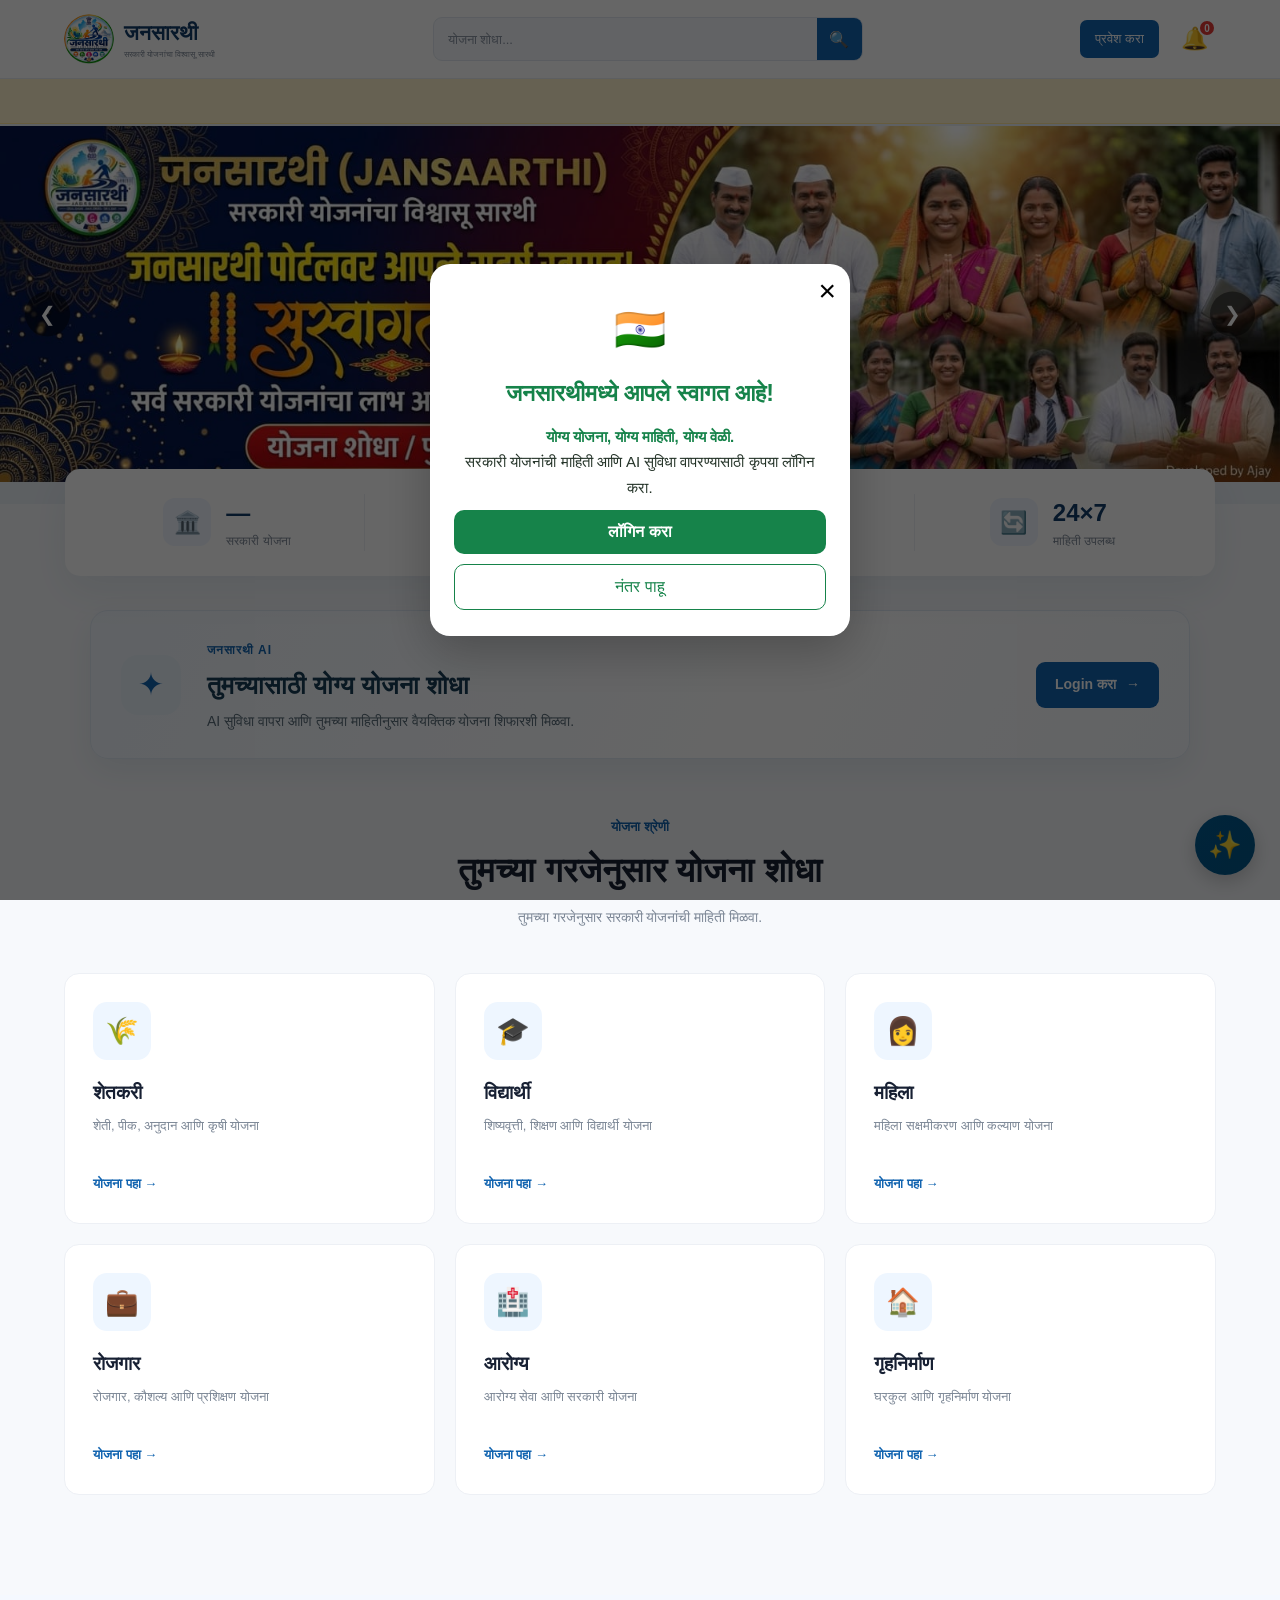
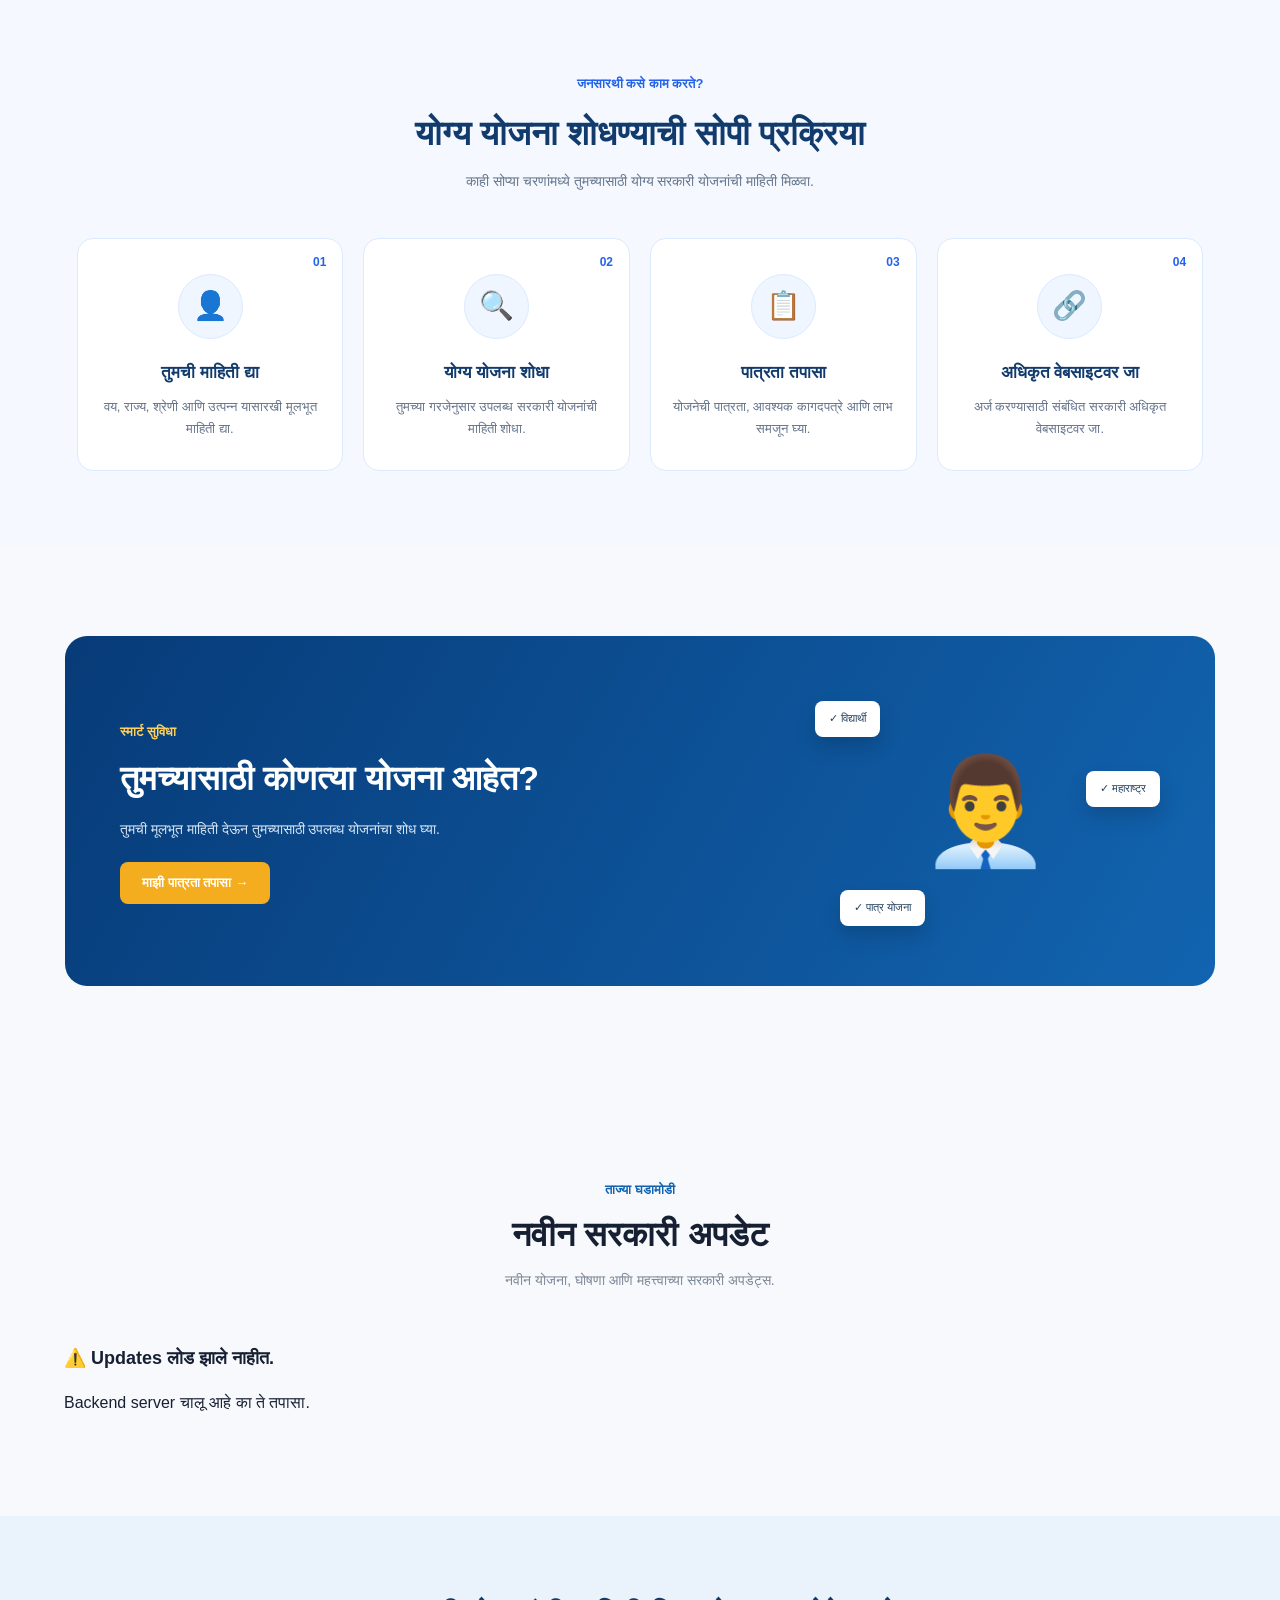
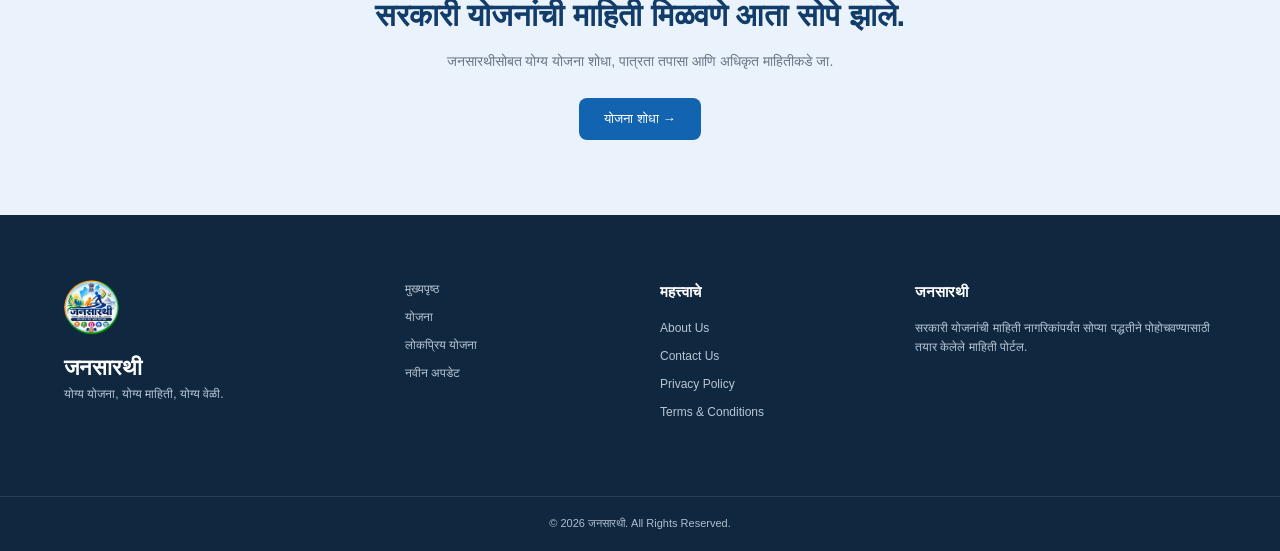
<file: index.html>
<!DOCTYPE html>
<html lang="mr">

<head>
    <meta charset="UTF-8">

    <meta name="viewport"
        content="width=device-width, initial-scale=1.0">

    <title>जनसारथी | सरकारी योजनांची माहिती</title>

    <link rel="stylesheet" href="style.css">
</head>

<body>
<div id="website">

<header class="navbar">

    <div class="nav-container">
        <a href="#home" class="brand">

            <img
                src="logo1.png"
                alt="जनसारथी">

            <div>
                <h2>जनसारथी</h2>

                <small>
                    सरकारी योजनांचा विश्वासू सारथी
                </small>
            </div>

        </a>
        
<div class="header-search" onclick="openSchemesPage()">
    <input
        type="text"
        id="searchInput"
        placeholder="योजना शोधा..."
        autocomplete="off"
        readonly
    >
    <button type="button">🔍</button>
</div>

        <nav id="navMenu">

            <a
                href="login.html"
                class="login-btn">
                प्रवेश करा
            </a>

<button
    type="button"
    id="notificationButton"
    class="notification-button"
    onclick="toggleNotifications()">

    🔔

    <span
        id="notificationCount"
        class="notification-count">
        0
    </span>

</button>
<div
    id="notificationBox"
    class="notification-box">

    <div class="notification-header">
        <strong>🔔 सूचना</strong>

        <button
            type="button"
            onclick="toggleNotifications()">
            ✕
        </button>
    </div>

    <div
        id="notificationList"
        class="notification-list">

        <p class="no-notifications">
            सध्या कोणतीही नवीन सूचना नाही.
        </p>

    </div>

</div>
        </nav>

        <button
            class="menu-button"
            onclick="toggleMenu()">
            ☰
        </button>

    </div>

</header>
<div class="ai-disclaimer-bar">
    <div class="ai-disclaimer-track">
        ⚠️ सूचना: जनसारथीमध्ये सरकारी योजनांची माहिती AI तंत्रज्ञानाच्या सहाय्याने
        शोधली व सादर केली जाते. माहितीमध्ये त्रुटी किंवा बदल असू शकतात.
        अर्ज करण्यापूर्वी संबंधित अधिकृत सरकारी वेबसाइटवरील माहिती तपासा.
    </div>
</div>

<section
    class="hero"
    id="home">

    <div class="image-slider">

        <div class="slide active">

            <img
                src="img1.jpeg"
                alt="सरकारी योजना">

        </div>

        <div class="slide">

            <img
                src="img2.jpeg"
                alt="सरकारी योजना">

        </div>

        <div class="slide">

            <img
                src="img3.jpeg"
                alt="सरकारी योजना">

        </div>
<div class="slide">

            <img
                src="img4.jpeg"
                alt="सरकारी योजना">

        </div>
        <div class="slide">

            <img
                src="img5.jpeg"
                alt="सरकारी योजना">

        </div>

        <button
            class="slider-prev"
            type="button">
            ❮
        </button>

        <button
            class="slider-next"
            type="button">
            ❯
        </button>


        <div class="slider-dots">

            <button
                class="slider-dot active"
                type="button">
            </button>

            <button
                class="slider-dot"
                type="button">
            </button>

            <button
                class="slider-dot"
                type="button">
            </button>

            <button
                class="slider-dot"
                type="button">
            </button>

        </div>

    </div>

</section>

<section class="stats">

    <div class="stat">

        <div>
            🏛️
        </div>

        <section>

            <h2 id="totalSchemeCount">
                0+
            </h2>

            <p>
                सरकारी योजना
            </p>

        </section>

    </div>


    <div class="stat">

        <div>
            👥
        </div>

        <section>

            <h2 id="totalUserCount">
                0+
            </h2>

            <p>
                नोंदणीकृत वापरकर्ते
            </p>

        </section>

    </div>


    <div class="stat">

        <div>
            📄
        </div>

        <section>

            <h2 id="totalUpdateCount">
                0+
            </h2>

            <p>
                माहिती अपडेट्स
            </p>

        </section>

    </div>


    <div class="stat">

        <div>
            🔄
        </div>

        <section>

            <h2>
                24×7
            </h2>

            <p>
                माहिती उपलब्ध
            </p>

        </section>

    </div>

</section>

<section class="ai-login-prompt" aria-labelledby="ai-login-title">
    <article class="ai-login-card">
        <div class="ai-login-icon" aria-hidden="true">✦</div>
        <div class="ai-login-copy">
            <span class="ai-login-eyebrow">जनसारथी AI</span>
            <h2 id="ai-login-title">तुमच्यासाठी योग्य योजना शोधा</h2>
            <p>AI सुविधा वापरा आणि तुमच्या माहितीनुसार वैयक्तिक योजना शिफारशी मिळवा.</p>
        </div>
        <a class="ai-login-button" href="login.html">Login करा <span aria-hidden="true">→</span></a>
    </article>
</section>

<section
    class="section"
    id="categories">

    <div class="heading">

        <span>
            योजना श्रेणी
        </span>

        <h2>
            तुमच्या गरजेनुसार योजना शोधा
        </h2>

        <p>
            तुमच्या गरजेनुसार सरकारी योजनांची
            माहिती मिळवा.
        </p>

    </div>


    <div class="category-grid">
        <div
            class="category"
            onclick="quickSearch('शेतकरी')">

            <div class="category-icon">
                🌾
            </div>

            <h3>
                शेतकरी
            </h3>

            <p>
                शेती, पीक, अनुदान आणि कृषी योजना
            </p>

            <a href="scheme.html">
                योजना पहा →
            </a>

        </div>

        <div
            class="category"
            onclick="quickSearch('विद्यार्थी')">

            <div class="category-icon">
                🎓
            </div>

            <h3>
                विद्यार्थी
            </h3>

            <p>
                शिष्यवृत्ती, शिक्षण आणि विद्यार्थी योजना
            </p>

            <a href="scheme.html">
                योजना पहा →
            </a>

        </div>

        <div
            class="category"
            onclick="quickSearch('महिला')">

            <div class="category-icon">
                👩
            </div>

            <h3>
                महिला
            </h3>

            <p>
                महिला सक्षमीकरण आणि कल्याण योजना
            </p>

            <a href="scheme.html">
                योजना पहा →
            </a>

        </div>
        <div
            class="category"
            onclick="quickSearch('रोजगार')">

            <div class="category-icon">
                💼
            </div>

            <h3>
                रोजगार
            </h3>

            <p>
                रोजगार, कौशल्य आणि प्रशिक्षण योजना
            </p>

            <a href="scheme.html">
                योजना पहा →
            </a>

        </div>

        <div
            class="category"
            onclick="quickSearch('आरोग्य')">

            <div class="category-icon">
                🏥
            </div>

            <h3>
                आरोग्य
            </h3>

            <p>
                आरोग्य सेवा आणि सरकारी योजना
            </p>

            <a href="scheme.html">
                योजना पहा →
            </a>

        </div>

        <div
            class="category"
            onclick="quickSearch('गृहनिर्माण')">

            <div class="category-icon">
                🏠
            </div>

            <h3>
                गृहनिर्माण
            </h3>

            <p>
                घरकुल आणि गृहनिर्माण योजना
            </p>

            <a href="scheme.html">
                योजना पहा →
            </a>

        </div>

    </div>

</section>

<section class="jansaarthi-process" id="schemes">

    <div class="heading">

        <span>
            जनसारथी कसे काम करते?
        </span>

        <h2>
            योग्य योजना शोधण्याची सोपी प्रक्रिया
        </h2>

        <p>
            काही सोप्या चरणांमध्ये तुमच्यासाठी योग्य सरकारी
            योजनांची माहिती मिळवा.
        </p>

    </div>


    <div class="process-grid" onclick="window.location.href='login.html'">

        <div class="process-card">

            <div class="process-number">
                01
            </div>

            <div class="process-icon">
                👤
            </div>

            <h3>
                तुमची माहिती द्या
            </h3>

            <p>
                वय, राज्य, श्रेणी आणि उत्पन्न यासारखी
                मूलभूत माहिती द्या.
            </p>

        </div>

        <div class="process-card" onclick="window.location.href='login.html'">

            <div class="process-number">
                02
            </div>

            <div class="process-icon">
                🔍
            </div>

            <h3>
                योग्य योजना शोधा
            </h3>

            <p>
                तुमच्या गरजेनुसार उपलब्ध सरकारी
                योजनांची माहिती शोधा.
            </p>

        </div>

        <div class="process-card" onclick="window.location.href='login.html'">

            <div class="process-number">
                03
            </div>

            <div class="process-icon">
                📋
            </div>

            <h3>
                पात्रता तपासा
            </h3>

            <p>
                योजनेची पात्रता, आवश्यक कागदपत्रे
                आणि लाभ समजून घ्या.
            </p>

        </div>

        <div class="process-card" onclick="window.location.href='login.html'">

            <div class="process-number">
                04
            </div>

            <div class="process-icon">
                🔗
            </div>

            <h3>
                अधिकृत वेबसाइटवर जा
            </h3>

            <p>
                अर्ज करण्यासाठी संबंधित सरकारी
                अधिकृत वेबसाइटवर जा.
            </p>

        </div>

    </div>

</section>

<section class="eligibility">

    <div>

        <span>
            स्मार्ट सुविधा
        </span>

        <h2>
            तुमच्यासाठी कोणत्या योजना आहेत?
        </h2>

        <p>
            तुमची मूलभूत माहिती देऊन तुमच्यासाठी
            उपलब्ध योजनांचा शोध घ्या.
        </p>

        <button
            onclick="checkEligibility()">

            माझी पात्रता तपासा →

        </button>

    </div>


    <div class="eligibility-visual">

        <div class="person">
            👨‍💼
        </div>

        <div class="check c1">
            ✓ विद्यार्थी
        </div>

        <div class="check c2">
            ✓ महाराष्ट्र
        </div>

        <div class="check c3">
            ✓ पात्र योजना
        </div>

    </div>

</section>

<section
    class="section"
    id="latest">

    <div class="heading">

        <span>
            ताज्या घडामोडी
        </span>

        <h2>
            नवीन सरकारी अपडेट
        </h2>

        <p>
            नवीन योजना, घोषणा आणि महत्त्वाच्या
            सरकारी अपडेट्स.
        </p>

    </div>


    <div
        class="updates"
        id="updatesContainer">

        <div class="no-schemes">

            <h3>
                Updates लोड होत आहेत...
            </h3>

        </div>

    </div>

<div class="updates-more-wrapper">

    <button
        type="button"
        id="updatesMoreBtn"
        class="updates-more-btn"
        onclick="toggleUpdates()">

        Show More ↓

    </button>

</div>
</section>

<section class="cta">

    <h2>
        सरकारी योजनांची माहिती मिळवणे
        आता सोपे झाले.
    </h2>

    <p>
        जनसारथीसोबत योग्य योजना शोधा,
        पात्रता तपासा आणि अधिकृत माहितीकडे जा.
    </p>

    <button
        onclick="window.location.href='login.html'">

        योजना शोधा →

    </button>

</section>

<footer id="about">

    <div class="footer-container">


        <div class="footer-brand">

            <img
                src="logo1.png"
                alt="जनसारथी">

            <h2>
                जनसारथी
            </h2>

            <p>
                योग्य योजना, योग्य माहिती,
                योग्य वेळी.
            </p>

        </div>


        <div>

            <a href="#home">
                मुख्यपृष्ठ
            </a>

            <a href="#categories">
                योजना
            </a>

            <a href="scheme.html">
                लोकप्रिय योजना
            </a>

            <a href="#latest">
                नवीन अपडेट
            </a>

        </div>


        <div>

            <h3>
                महत्त्वाचे
            </h3>

            <a href="about.html">
                About Us
            </a>

            <a href="contact.html">
                Contact Us
            </a>

            <a href="privacy.html">
                Privacy Policy
            </a>

            <a href="terms.html">
                Terms & Conditions
            </a>

        </div>


        <div>

            <h3>
                जनसारथी
            </h3>

            <p>
                सरकारी योजनांची माहिती
                नागरिकांपर्यंत सोप्या पद्धतीने
                पोहोचवण्यासाठी तयार केलेले
                माहिती पोर्टल.
            </p>

        </div>

    </div>


    <div class="copyright">

        © 2026 जनसारथी. All Rights Reserved. 

    </div>

</footer>

</div>


<div
    id="eligibilityModal"
    class="eligibility-modal">


    <div class="eligibility-box">


        <button
            class="close-eligibility"
            onclick="closeEligibility()">

            ×

        </button>


        <div class="eligibility-header">

            <div class="eligibility-icon">
                🎯
            </div>

            <h2>
                तुमची पात्रता तपासा
            </h2>

            <p>
                तुमची माहिती भरा आणि तुमच्यासाठी योग्य
                सरकारी योजना शोधा.
            </p>

        </div>


        <form id="eligibilityForm">


            <div class="eligibility-grid">


                <div class="eligibility-field">

                    <label>
                        तुमचे वय
                    </label>

                    <input
                        type="number"
                        id="eligibilityAge"
                        min="1"
                        max="120"
                        placeholder="उदा. 25"
                        required>

                </div>


                <div class="eligibility-field">

                    <label>
                        राज्य
                    </label>

                    <select
                        id="eligibilityState"
                        required>

                        <option value="">
                            राज्य निवडा
                        </option>

                        <option value="महाराष्ट्र">
                            महाराष्ट्र
                        </option>

                        <option value="भारत">
                            इतर राज्य
                        </option>

                    </select>

                </div>


                <div class="eligibility-field">

                    <label>
                        तुमची श्रेणी
                    </label>

                    <select
                        id="eligibilityCategory"
                        required>

                        <option value="">
                            श्रेणी निवडा
                        </option>

                        <option value="शेतकरी">
                            शेतकरी
                        </option>

                        <option value="विद्यार्थी">
                            विद्यार्थी
                        </option>

                        <option value="महिला">
                            महिला
                        </option>

                        <option value="कामगार">
                            कामगार
                        </option>

                        <option value="व्यावसायिक">
                            व्यावसायिक
                        </option>

                        <option value="ज्येष्ठ नागरिक">
                            ज्येष्ठ नागरिक
                        </option>

                        <option value="सर्व">
                            इतर
                        </option>

                    </select>

                </div>


                <div class="eligibility-field">

                    <label>
                        वार्षिक उत्पन्न
                    </label>

                    <select
                        id="eligibilityIncome"
                        required>

                        <option value="">
                            उत्पन्न निवडा
                        </option>

                        <option value="100000">
                            ₹1 लाख पर्यंत
                        </option>

                        <option value="250000">
                            ₹1 - ₹2.5 लाख
                        </option>

                        <option value="500000">
                            ₹2.5 - ₹5 लाख
                        </option>

                        <option value="1000000">
                            ₹5 - ₹10 लाख
                        </option>

                        <option value="1000001">
                            ₹10 लाख पेक्षा जास्त
                        </option>

                    </select>

                </div>

            </div>


            <button
                type="submit"
                class="eligibility-submit">

                🔍 योग्य योजना शोधा

            </button>

        </form>


        <div
            id="eligibilityResults"
            class="eligibility-results">
        </div>

    </div>

</div>

<!-- JanSaarthi Login Popup -->
<div id="loginPopup" class="login-popup-overlay" style="display: none;">
    <div class="login-popup">
        <button
            type="button"
            class="popup-close"
            onclick="closeLoginPopup()"
            aria-label="Close">
            &times;
        </button>

        <div class="popup-icon">🇮🇳</div>

        <h2>जनसारथीमध्ये आपले स्वागत आहे!</h2>

        <p class="popup-tagline">
            योग्य योजना, योग्य माहिती, योग्य वेळी.
        </p>

        <p>
            सरकारी योजनांची माहिती आणि AI सुविधा वापरण्यासाठी
            कृपया लॉगिन करा.
        </p>

        <button
            type="button"
            class="popup-login-btn"
            onclick="goToLogin()">
            लॉगिन करा
        </button>

        <button
            type="button"
            class="popup-later-btn"
            onclick="closeLoginPopup()">
            नंतर पाहू
        </button>
    </div>
</div>

<div id="jansaarthiChatbot" class="jansaarthi-chatbot">

    <div class="chatbot-header">
        <div>
            <strong>✨ जनसारथी AI</strong>
            <small>सरकारी योजना सहाय्यक</small>
        </div>

        <button
            type="button"
            onclick="closeJanSaarthiChat()">
            ✕
        </button>
    </div>


    <div
        id="jansaarthiChatMessages"
        class="chat-messages">

        <div class="bot-message">
            नमस्कार! 👋<br>
            मी जनसारथी AI आहे.
            सरकारी योजनांबाबत तुम्हाला काय माहिती हवी आहे?
        </div>
        <div class="chat-suggestions" id="jansaarthiSuggestions">

            <button type="button"
                onclick="sendSuggestion('माझ्यासाठी योग्य सरकारी योजना कोणत्या आहेत?')">
                💡 माझ्यासाठी योग्य योजना कोणत्या?
            </button>

            <button type="button"
                onclick="sendSuggestion('विद्यार्थ्यांसाठी सरकारी योजना कोणत्या आहेत?')">
                🎓 विद्यार्थ्यांसाठी योजना
            </button>

            <button type="button"
                onclick="sendSuggestion('शेतकऱ्यांसाठी सरकारी योजना कोणत्या आहेत?')">
                🌾 शेतकऱ्यांसाठी योजना
            </button>

            <button type="button"
                onclick="sendSuggestion('महिलांसाठी सरकारी योजना कोणत्या आहेत?')">
                👩 महिलांसाठी योजना
            </button>

            <button type="button"
                onclick="sendSuggestion('नवीन सरकारी योजना कोणत्या आहेत?')">
                🆕 नवीन योजना
            </button>

        </div>

    </div>
    <div class="chat-input-area">

        <input
            type="text"
            id="jansaarthiChatInput"
            placeholder="तुमचा प्रश्न लिहा..."
            autocomplete="off">

        <button
            type="button"
            onclick="sendJanSaarthiMessage()">
            ➤
        </button>
    </div>
</div>
<button
    type="button"
    id="chatbotFloatingButton"
    onclick="openJanSaarthiChat()">

    ✨

</button>

<script src="https://jansaarthi-backend-production-d805.up.railway.app/socket.io/socket.io.js"></script>
<script src="script.js"></script>

<script>
function showJanSaarthiLoginPopup() {
    const popup = document.getElementById("loginPopup");
    if (!popup) return;

    let loggedIn = false;

    try {
        const user = JSON.parse(localStorage.getItem("jansaarthiUser") || "null");
        loggedIn = !!(user && user.mobile);
    } catch (e) {
        loggedIn = false;
    }

    const dismissed = sessionStorage.getItem("jansaarthiPopupDismissed");

if (!loggedIn && !dismissed) {
    popup.style.setProperty("display", "flex", "important");

    setTimeout(function () {
        popup.style.setProperty("display", "none", "important");
    }, 10000);

} else {
    popup.style.setProperty("display", "none", "important");
}
}

function closeLoginPopup() {
    const popup = document.getElementById("loginPopup");
    if (popup) popup.style.setProperty("display", "none", "important");
    sessionStorage.setItem("jansaarthiPopupDismissed", "true");
}

function goToLogin() {
    window.location.href = "login.html";
}

if (document.readyState === "loading") {
    document.addEventListener("DOMContentLoaded", showJanSaarthiLoginPopup);
} else {
    showJanSaarthiLoginPopup();
}
</script>

</body>
</html>
</file>
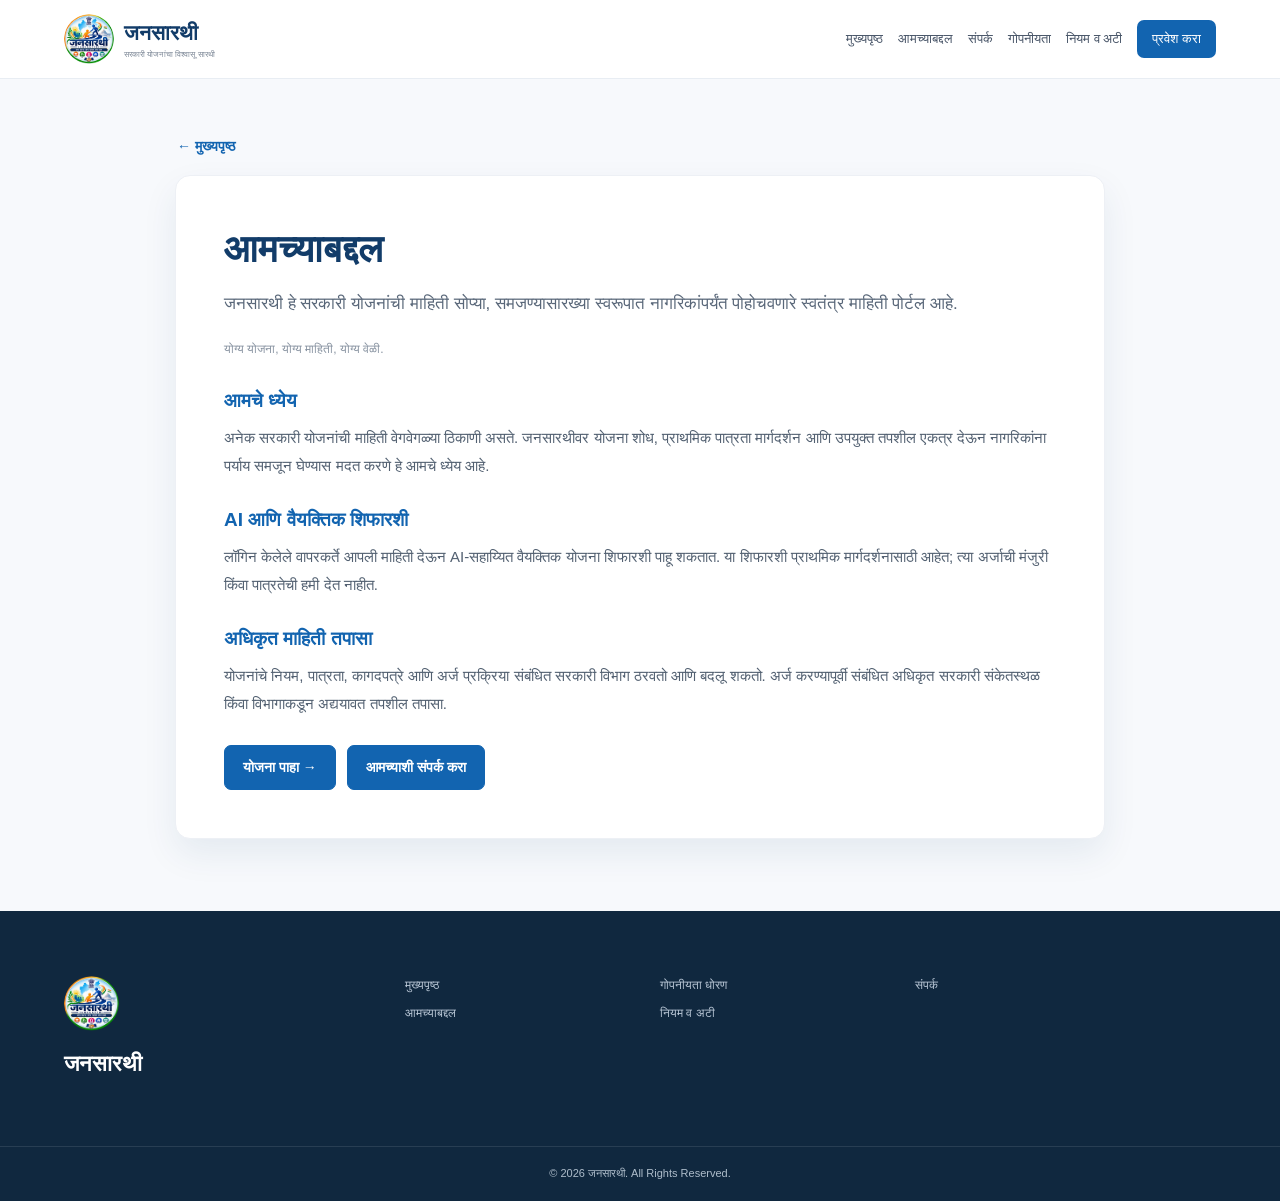
<file: about.html>
<!DOCTYPE html>
<html lang="mr">
<head>
  <meta charset="UTF-8"><meta name="description" content="जनसारथीचे ध्येय, AI-सहाय्यित योजना शिफारशी आणि सरकारी योजनांची माहिती कशी वापरावी याबद्दल जाणून घ्या." /><meta name="viewport" content="width=device-width, initial-scale=1.0">
  <title>आमच्याबद्दल | जनसारथी</title><link rel="stylesheet" href="style.css"><link rel="stylesheet" href="info-pages.css">
</head>
<body>
<header class="navbar info-page-header"><div class="nav-container"><a href="index.html" class="brand"><img src="logo1.png" alt="जनसारथी"><div><h2>जनसारथी</h2><small>सरकारी योजनांचा विश्वासू सारथी</small></div></a><nav><a href="index.html">मुख्यपृष्ठ</a><a href="about.html">आमच्याबद्दल</a><a href="contact.html">संपर्क</a><a href="privacy.html">गोपनीयता</a><a href="terms.html">नियम व अटी</a><a href="login.html" class="login-btn">प्रवेश करा</a></nav></div></header>
<main class="info-page"><div class="info-wrap"><a class="info-back" href="index.html">← मुख्यपृष्ठ</a><article class="info-card"><h1>आमच्याबद्दल</h1><p class="info-lead">जनसारथी हे सरकारी योजनांची माहिती सोप्या, समजण्यासारख्या स्वरूपात नागरिकांपर्यंत पोहोचवणारे स्वतंत्र माहिती पोर्टल आहे.</p><p class="info-updated">योग्य योजना, योग्य माहिती, योग्य वेळी.</p><h2>आमचे ध्येय</h2><p>अनेक सरकारी योजनांची माहिती वेगवेगळ्या ठिकाणी असते. जनसारथीवर योजना शोध, प्राथमिक पात्रता मार्गदर्शन आणि उपयुक्त तपशील एकत्र देऊन नागरिकांना पर्याय समजून घेण्यास मदत करणे हे आमचे ध्येय आहे.</p><h2>AI आणि वैयक्तिक शिफारशी</h2><p>लॉगिन केलेले वापरकर्ते आपली माहिती देऊन AI-सहाय्यित वैयक्तिक योजना शिफारशी पाहू शकतात. या शिफारशी प्राथमिक मार्गदर्शनासाठी आहेत; त्या अर्जाची मंजुरी किंवा पात्रतेची हमी देत नाहीत.</p><h2>अधिकृत माहिती तपासा</h2><p>योजनांचे नियम, पात्रता, कागदपत्रे आणि अर्ज प्रक्रिया संबंधित सरकारी विभाग ठरवतो आणि बदलू शकतो. अर्ज करण्यापूर्वी संबंधित अधिकृत सरकारी संकेतस्थळ किंवा विभागाकडून अद्ययावत तपशील तपासा.</p><div class="info-actions"><a class="info-button" href="scheme.html">योजना पाहा →</a><a class="info-button" href="contact.html">आमच्याशी संपर्क करा</a></div></article></div></main>
<footer><div class="footer-container"><div class="footer-brand"><img src="logo1.png" alt="जनसारथी"><h2>जनसारथी</h2></div><div><a href="index.html">मुख्यपृष्ठ</a><a href="about.html">आमच्याबद्दल</a></div><div><a href="privacy.html">गोपनीयता धोरण</a><a href="terms.html">नियम व अटी</a></div><div><a href="contact.html">संपर्क</a></div></div><div class="copyright">© 2026 जनसारथी. All Rights Reserved.</div></footer>
</body></html>
</file>
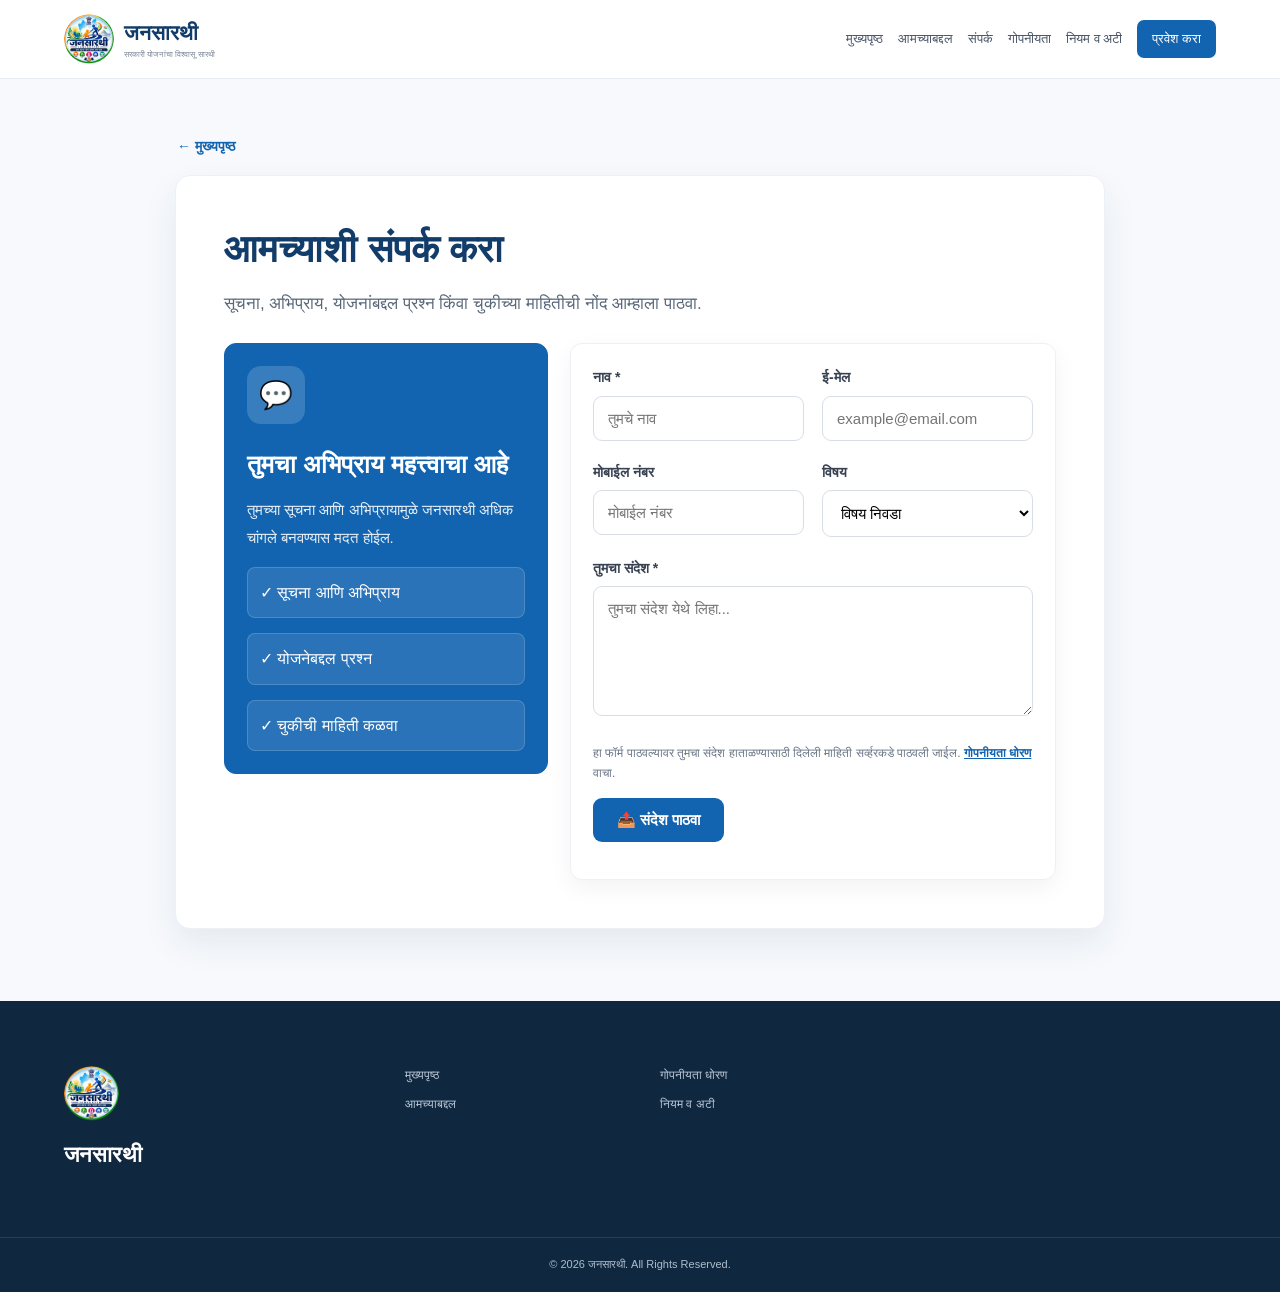
<file: contact.html>
<!DOCTYPE html>
<html lang="mr">
<head>
  <meta charset="UTF-8"><meta name="description" content="योजनांबद्दल प्रश्न, सूचना किंवा अभिप्राय जनसारथीच्या संपर्क फॉर्ममधून पाठवा." /><meta name="viewport" content="width=device-width, initial-scale=1.0">
  <title>संपर्क | जनसारथी</title><link rel="stylesheet" href="style.css"><link rel="stylesheet" href="info-pages.css">
</head>
<body>
<header class="navbar info-page-header"><div class="nav-container"><a href="index.html" class="brand"><img src="logo1.png" alt="जनसारथी"><div><h2>जनसारथी</h2><small>सरकारी योजनांचा विश्वासू सारथी</small></div></a><nav><a href="index.html">मुख्यपृष्ठ</a><a href="about.html">आमच्याबद्दल</a><a href="contact.html">संपर्क</a><a href="privacy.html">गोपनीयता</a><a href="terms.html">नियम व अटी</a><a href="login.html" class="login-btn">प्रवेश करा</a></nav></div></header>
<main class="info-page"><div class="info-wrap"><a class="info-back" href="index.html">← मुख्यपृष्ठ</a><article class="info-card"><h1>आमच्याशी संपर्क करा</h1><p class="info-lead">सूचना, अभिप्राय, योजनांबद्दल प्रश्न किंवा चुकीच्या माहितीची नोंद आम्हाला पाठवा.</p><div class="contact-layout"><div class="contact-info"><div class="contact-info-icon">💬</div><h3>तुमचा अभिप्राय महत्त्वाचा आहे</h3><p>तुमच्या सूचना आणि अभिप्रायामुळे जनसारथी अधिक चांगले बनवण्यास मदत होईल.</p><div class="contact-point">✓ सूचना आणि अभिप्राय</div><div class="contact-point">✓ योजनेबद्दल प्रश्न</div><div class="contact-point">✓ चुकीची माहिती कळवा</div></div>
<form id="contactForm" class="contact-form"><div class="contact-row"><div class="contact-field"><label for="cName">नाव *</label><input type="text" id="cName" placeholder="तुमचे नाव" required></div><div class="contact-field"><label for="cEmail">ई-मेल</label><input type="email" id="cEmail" placeholder="example@email.com"></div></div><div class="contact-row"><div class="contact-field"><label for="cMobile">मोबाईल नंबर</label><input type="tel" id="cMobile" placeholder="मोबाईल नंबर" maxlength="10"></div><div class="contact-field"><label for="cSubject">विषय</label><select id="cSubject"><option value="">विषय निवडा</option><option value="अभिप्राय">अभिप्राय</option><option value="योजनेबद्दल प्रश्न">योजनेबद्दल प्रश्न</option><option value="चुकीची माहिती">चुकीची माहिती</option><option value="तांत्रिक समस्या">तांत्रिक समस्या</option></select></div></div><div class="contact-field"><label for="cMessage">तुमचा संदेश *</label><textarea id="cMessage" rows="6" placeholder="तुमचा संदेश येथे लिहा..." required></textarea></div><p class="contact-privacy-note">हा फॉर्म पाठवल्यावर तुमचा संदेश हाताळण्यासाठी दिलेली माहिती सर्व्हरकडे पाठवली जाईल. <a href="privacy.html">गोपनीयता धोरण</a> वाचा.</p><button type="submit" class="contact-submit">📤 संदेश पाठवा</button><div id="contactMessage" class="contact-result" aria-live="polite"></div></form></div></article></div></main>
<footer><div class="footer-container"><div class="footer-brand"><img src="logo1.png" alt="जनसारथी"><h2>जनसारथी</h2></div><div><a href="index.html">मुख्यपृष्ठ</a><a href="about.html">आमच्याबद्दल</a></div><div><a href="privacy.html">गोपनीयता धोरण</a><a href="terms.html">नियम व अटी</a></div></div><div class="copyright">© 2026 जनसारथी. All Rights Reserved.</div></footer>
<script src="script.js"></script>
</body></html>
</file>
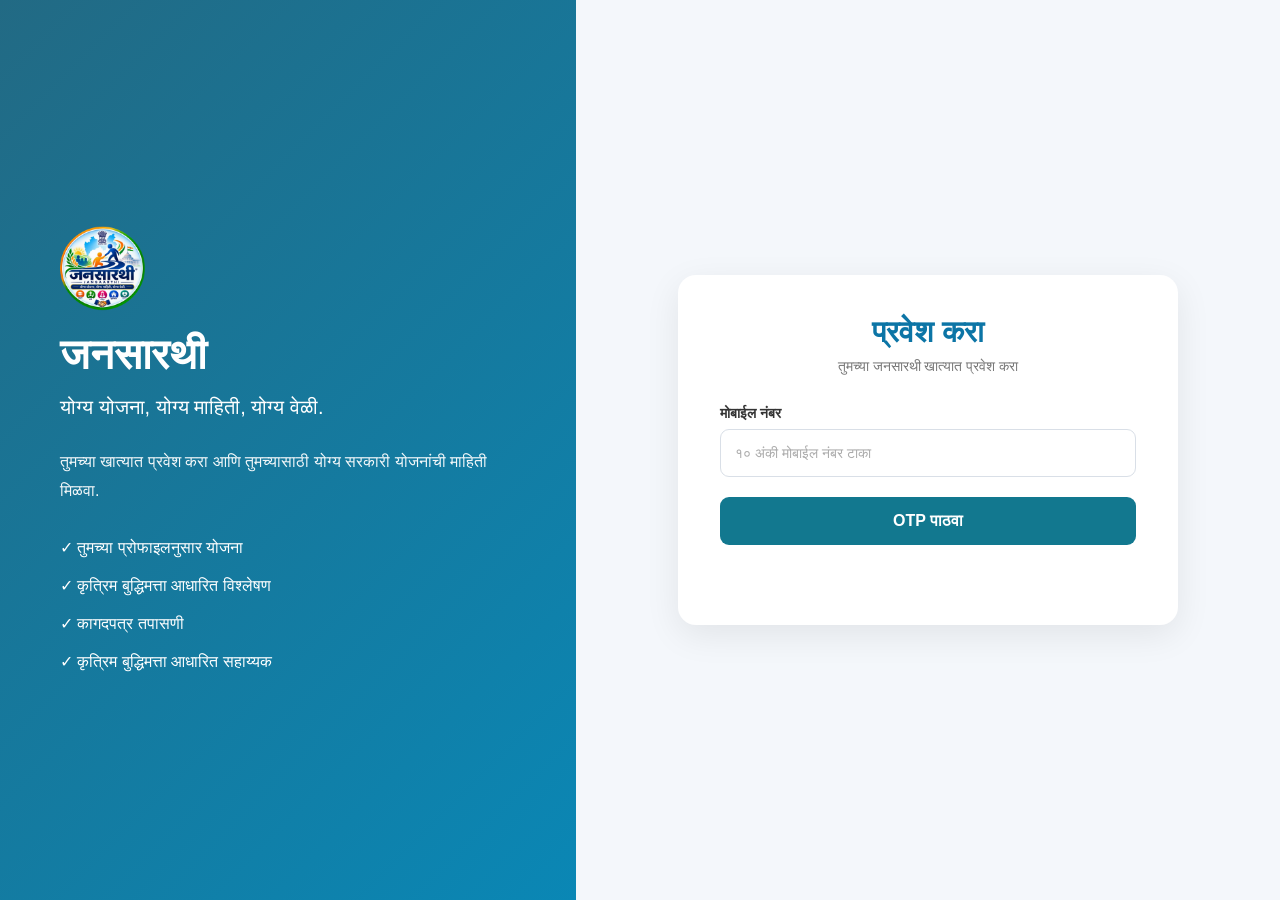
<file: dashboard.html>
<!DOCTYPE html>
<html lang="mr">

<head>

    <meta charset="UTF-8">

    <meta
        name="viewport"
        content="width=device-width, initial-scale=1.0"
    >

    <title>जनसारथी - Dashboard</title>

    <link
        rel="stylesheet"
        href="dashboard.css"
    >

</head>


<body>


<!-- =====================================================
     HEADER
===================================================== -->

<header class="dashboard-header">

    <div class="header-left">

        <div class="logo-area">

            <img
                src="logo1.png"
                alt="जनसारथी"
                class="dashboard-logo"
            >

            <div>

                <h1>जनसारथी</h1>

                <span>
                    योग्य योजना, योग्य माहिती, योग्य वेळी.
                </span>

            </div>

        </div>

    </div>


    <div class="header-right">

        <button
            type="button"
            class="notification-btn"
            onclick="toggleNotifications()"
            title="Notifications"
        >
            🔔
            <span id="notificationCount">0</span>
        </button>


        <button
            type="button"
            class="profile-btn"
            onclick="scrollToProfile()"
        >
            👤
            <span id="headerUserName">Profile</span>
        </button>


        <button
            type="button"
            class="logout-btn"
            onclick="showLogoutModal()"
        >
            Logout
        </button>

    </div>

</header>

<nav class="dashboard-feature-nav" aria-label="डॅशबोर्ड सुविधा">
    <span class="feature-nav-label">सुविधा</span>
    <button type="button" onclick="analyzeProfile()">🧠 प्रोफाइल विश्लेषण</button>
    <button type="button" onclick="getRecommendedSchemes()">🎯 माझ्यासाठी योजना</button>
    <button type="button" onclick="openSchemeComparison()">⚖️ योजना तुलना</button>
    <button type="button" onclick="openBenefitOptimizer()">💰 फायदे</button>
    <button type="button" onclick="openLifeScheme()">🌱 जीवन घटना</button>
</nav>



<!-- =====================================================
     NOTIFICATION PANEL
===================================================== -->

<div
    id="notificationPanel"
    class="notification-panel"
    style="display:none;"
>

    <div class="notification-header">

        <h3>🔔 Notifications</h3>

        <button
            type="button"
            onclick="toggleNotifications()"
        >
            ✕
        </button>

    </div>


    <div id="notificationList">

        <div class="empty-notification">

            सध्या कोणतीही नवीन सूचना नाही.

        </div>

    </div>

</div>



<!-- =====================================================
     MAIN
===================================================== -->

<main class="dashboard-container">


<!-- =====================================================
     WELCOME
===================================================== -->

<section class="welcome-section">

    <div>

        <h2>

            नमस्कार,

            <span id="welcomeUserName">
                आपले स्वागत आहे!
            </span>

            👋

        </h2>


        <p>

            तुमच्या प्रोफाइलनुसार आणि गरजेनुसार
            सरकारी योजनांची माहिती मिळवा.

        </p>

    </div>

</section>



<!-- =====================================================
     PROFILE
===================================================== -->

<section
    class="dashboard-section"
    id="profileSection"
>

    <div class="section-title">

        <div>

            <h2>👤 माझे प्रोफाइल</h2>

            <p>
                तुमची माहिती योजनांच्या पात्रतेसाठी वापरली जाते.
            </p>

        </div>

    </div>


    <div class="profile-card">


        <div class="profile-item">

            <span>नाव</span>

            <strong id="profileName">-</strong>

        </div>


        <div class="profile-item">

            <span>मोबाईल</span>

            <strong id="profileMobile">-</strong>

        </div>


        <div class="profile-item">

            <span>वय</span>

            <strong id="profileAge">-</strong>

        </div>


        <div class="profile-item">

            <span>लिंग</span>

            <strong id="profileGender">-</strong>

        </div>


        <div class="profile-item">

            <span>राज्य</span>

            <strong id="profileState">-</strong>

        </div>


        <div class="profile-item">

            <span>जिल्हा</span>

            <strong id="profileDistrict">-</strong>

        </div>


        <div class="profile-item">

            <span>क्षेत्र</span>

            <strong id="profileAreaType">-</strong>

        </div>


        <div class="profile-item">

            <span>प्रवर्ग</span>

            <strong id="profileCaste">-</strong>

        </div>


        <div class="profile-item">

            <span>व्यवसाय</span>

            <strong id="profileOccupation">-</strong>

        </div>


        <div class="profile-item">

            <span>वार्षिक उत्पन्न</span>

            <strong id="profileIncome">-</strong>

        </div>


    </div>

</section>



<!-- =====================================================
     SMART ASSISTANCE
===================================================== -->

<section class="dashboard-section">

    <div class="section-title">

        <div>

            <h2>🤖 स्मार्ट सहाय्य</h2>

            <p>
                AI च्या मदतीने सरकारी योजनांची माहिती मिळवा.
            </p>

        </div>

    </div>


    <div class="feature-grid">


        <!-- AI PROFILE -->

        <div class="feature-card">

            <div class="feature-icon">
                🧠
            </div>

            <div class="step-label">
                STEP 1
            </div>

            <h3>
                AI प्रोफाइल विश्लेषण
            </h3>

            <p>

                तुमच्या प्रोफाइलचे AI द्वारे विश्लेषण करून
                संबंधित योजनांची माहिती मिळवा.

            </p>

            <button
                type="button"
                class="feature-btn"
                onclick="analyzeProfile()"
            >
                विश्लेषण करा
            </button>

        </div>



        <!-- MY SCHEMES -->

        <div class="feature-card">

            <div class="feature-icon">
                🎯
            </div>

            <div class="step-label">
                STEP 2
            </div>

            <h3>
                माझ्यासाठी योजना
            </h3>

            <p>

                तुमच्या प्रोफाइलनुसार योग्य सरकारी योजना
                शोधा.

            </p>

            <button
                type="button"
                class="feature-btn"
                onclick="getRecommendedSchemes()"
            >
                योजना शोधा
            </button>

        </div>



        <!-- COMPARISON -->

        <div class="feature-card">

            <div class="feature-icon">
                ⚖️
            </div>

            <h3>
                योजना तुलना
            </h3>

            <p>

                दोन सरकारी योजनांची पात्रता, लाभ आणि
                कागदपत्रांची तुलना करा.

            </p>

            <button
                type="button"
                class="feature-btn"
                onclick="openSchemeComparison()"
            >
                तुलना करा
            </button>

        </div>



        <!-- BENEFIT OPTIMIZER -->

        <div class="feature-card">

            <div class="feature-icon">
                💰
            </div>

            <h3>
                Benefit Optimizer
            </h3>

            <p>

                उपलब्ध योजनांमधून मिळणारे संभाव्य फायदे
                समजून घ्या.

            </p>

            <button
                type="button"
                class="feature-btn"
                onclick="openBenefitOptimizer()"
            >
                फायदा तपासा
            </button>

        </div>



        <!-- LIFE SCHEME -->

        <div class="feature-card">

            <div class="feature-icon">
                🧠
            </div>

            <h3>
                AI Life Scheme
            </h3>

            <p>

                तुमच्या आयुष्यात सध्या घडत असलेल्या घटना
                आणि परिस्थितीनुसार संबंधित सरकारी योजना शोधा.

            </p>

            <button
                type="button"
                class="feature-btn"
                onclick="openLifeScheme()"
            >
                जीवनातील घटना तपासा
            </button>

        </div>



        <!-- =================================================
             APPLICATION TRACKER CARD
        ================================================= -->

        <div class="feature-card">

            <div class="feature-icon">
                📋
            </div>

            <h3>
                Application Tracker
            </h3>

            <p>

                तुम्ही केलेल्या सरकारी योजना अर्जाची
                स्थिती एका ठिकाणी तपासा.

            </p>

            <button
                type="button"
                class="feature-btn"
                onclick="openApplicationTracker()"
            >
                अर्जाची स्थिती तपासा
            </button>

        </div>



        <!-- =================================================
             FAKE SCHEME DETECTOR CARD
        ================================================= -->

        <div class="feature-card">

            <div class="feature-icon">
                🛡️
            </div>

            <h3>
                Fake Scheme Detector
            </h3>

            <p>

                WhatsApp, SMS किंवा सोशल मीडियावर मिळालेली
                सरकारी योजनेची माहिती तपासा.

            </p>

            <button
                type="button"
                class="feature-btn"
                onclick="openFakeSchemeDetector()"
            >
                योजना तपासा
            </button>

        </div>


    </div>

</section>



<!-- =====================================================
     APPLICATION TRACKER
     
     IMPORTANT:
     हा section feature-grid च्या बाहेर आहे.
     त्यामुळे तो स्वतंत्रपणे खाली उघडेल.
===================================================== -->

<section
    class="dashboard-section"
    id="applicationTrackerSection"
    style="display:none;"
>


    <div class="section-title">

        <div>

            <h2>
                📋 Application Tracker
            </h2>

            <p>
                तुमच्या सरकारी अर्जाची स्थिती तपासा.
            </p>

        </div>

    </div>



    <div class="result-card">


        <h3>
            🔍 अर्जाची माहिती
        </h3>


        <p>

            तुमची योजना आणि अर्ज क्रमांक टाका.
            पुढील तपासणी संबंधित सरकारी अधिकृत संकेतस्थळावर होईल.

        </p>



        <label for="trackerScheme">

            योजना निवडा

        </label>


        <select id="trackerScheme">

            <option value="">

                -- योजना निवडा --

            </option>

        </select>



        <label for="applicationNumber">

            अर्ज क्रमांक

        </label>


        <input
            type="text"
            id="applicationNumber"
            placeholder="तुमचा अर्ज क्रमांक टाका"
            autocomplete="off"
        >



        <button
            type="button"
            class="feature-btn"
            onclick="trackApplication()"
        >

            🔍 अर्जाची स्थिती तपासा

        </button>



        <div
            id="applicationTrackerResult"
            style="margin-top:20px;"
        ></div>



        <div
            id="myApplications"
            style="margin-top:25px;"
        ></div>


    </div>

</section>



<!-- =====================================================
     PROFILE ANALYSIS
===================================================== -->

<section
    class="dashboard-section"
    id="profileAnalysisSection"
    style="display:none;"
>


    <div class="section-title">

        <div>

            <h2>
                🧠 AI प्रोफाइल विश्लेषण
            </h2>

            <p>
                AI ने तुमच्या प्रोफाइलचे केलेले विश्लेषण.
            </p>

        </div>

    </div>



    <div
        id="profileAnalysisResult"
        class="result-card"
    ></div>


</section>



<!-- =====================================================
     RECOMMENDED SCHEMES
===================================================== -->

<section
    class="dashboard-section"
    id="recommendedSection"
    style="display:none;"
>


    <div class="section-title">

        <div>

            <h2>
                🎯 तुमच्यासाठी योजना
            </h2>

            <p>
                तुमच्या प्रोफाइलनुसार AI ने शोधलेल्या योजना.
            </p>

        </div>

    </div>



    <div
        id="recommendedSchemes"
        class="scheme-grid"
    ></div>


</section>



<!-- =====================================================
     LIFE SCHEME
===================================================== -->

<section
    class="dashboard-section"
    id="lifeSchemeSection"
    style="display:none;"
>


    <div class="section-title">

        <div>

            <h2>
                🧠 AI Life Scheme
            </h2>

            <p>

                तुमच्या आयुष्यात सध्या घडत असलेल्या
                घटनेनुसार सरकारी योजना शोधा.

            </p>

        </div>

    </div>



    <div class="result-card">


        <h3>
            तुमच्या आयुष्यात सध्या काय घडत आहे?
        </h3>


        <p>

            तुमच्याशी संबंधित परिस्थिती निवडा.
            AI त्या परिस्थितीशी संबंधित सरकारी योजना शोधेल.

        </p>



        <div class="life-event-grid">


            <button
                type="button"
                onclick="selectLifeEvent('शिक्षण किंवा कॉलेजमध्ये प्रवेश')"
            >
                🎓
                <span>शिक्षण / कॉलेज प्रवेश</span>
            </button>


            <button
                type="button"
                onclick="selectLifeEvent('नोकरी शोधत आहे')"
            >
                💼
                <span>नोकरी शोधत आहे</span>
            </button>


            <button
                type="button"
                onclick="selectLifeEvent('नवीन व्यवसाय सुरू करायचा आहे')"
            >
                🏢
                <span>व्यवसाय सुरू करायचा आहे</span>
            </button>


            <button
                type="button"
                onclick="selectLifeEvent('विवाह')"
            >
                💍
                <span>विवाह</span>
            </button>


            <button
                type="button"
                onclick="selectLifeEvent('मुलाचा जन्म')"
            >
                👶
                <span>मुलाचा जन्म</span>
            </button>


            <button
                type="button"
                onclick="selectLifeEvent('घर बांधायचे किंवा घ्यायचे आहे')"
            >
                🏠
                <span>घराची गरज</span>
            </button>


            <button
                type="button"
                onclick="selectLifeEvent('शेतीशी संबंधित गरज')"
            >
                🌾
                <span>शेतीची गरज</span>
            </button>


            <button
                type="button"
                onclick="selectLifeEvent('आरोग्य किंवा उपचाराची गरज')"
            >
                🏥
                <span>आरोग्य / उपचार</span>
            </button>


            <button
                type="button"
                onclick="selectLifeEvent('वृद्ध व्यक्तीची गरज')"
            >
                👴
                <span>वृद्ध व्यक्ती</span>
            </button>


            <button
                type="button"
                onclick="selectLifeEvent('दिव्यांग व्यक्तीसाठी मदत')"
            >
                ♿
                <span>दिव्यांग व्यक्तीसाठी मदत</span>
            </button>


            <button
                type="button"
                onclick="selectLifeEvent('आर्थिक अडचण')"
            >
                💰
                <span>आर्थिक अडचण</span>
            </button>


            <button
                type="button"
                onclick="selectLifeEvent('इतर')"
            >
                📋
                <span>इतर</span>
            </button>


        </div>



        <div
            id="selectedLifeEvent"
            style="margin-top:20px;"
        ></div>



        <div
            id="lifeSchemeLoading"
            style="display:none; margin-top:20px;"
        >

            🤖 AI तुमच्यासाठी संबंधित योजना शोधत आहे...

        </div>



        <div
            id="lifeSchemeResult"
            style="margin-top:20px;"
        ></div>


    </div>

</section>



<!-- =====================================================
     FAKE SCHEME DETECTOR
===================================================== -->

<section
    class="dashboard-section"
    id="fakeSchemeSection"
    style="display:none;"
>


    <div class="section-title">

        <div>

            <h2>
                🛡️ Fake Scheme Detector
            </h2>

            <p>

                सरकारी योजनेची माहिती खरी आहे की संशयास्पद
                ते तपासा.

            </p>

        </div>

    </div>



    <div class="result-card">


        <h3>
            योजनेची माहिती येथे टाका
        </h3>


        <p>

            WhatsApp, SMS किंवा सोशल मीडियावर मिळालेली
            योजनेची माहिती येथे paste करून तपासा.

        </p>



        <textarea
            id="fakeSchemeText"
            rows="7"
            placeholder="योजनेचे नाव, मिळणारा लाभ, अर्जाची माहिती किंवा आलेला संदेश येथे टाका..."
        ></textarea>



        <input
            type="url"
            id="fakeSchemeUrl"
            placeholder="Website link असल्यास येथे टाका"
        >



        <!-- Screenshot Upload -->

        <div class="fake-scheme-screenshot">


            <label for="fakeSchemeScreenshot">

                📸 योजनेचा Screenshot Upload करा

            </label>


            <input
                type="file"
                id="fakeSchemeScreenshot"
                accept="image/png,image/jpeg,image/jpg"
            >


            <small>

                PNG किंवा JPG • कमाल 10 MB

            </small>


        </div>



        <button
            type="button"
            class="feature-btn"
            onclick="checkFakeScheme()"
        >

            🛡️ माहिती तपासा

        </button>



        <div
            id="fakeSchemeResult"
            style="margin-top:20px;"
        ></div>


    </div>

</section>



<!-- =====================================================
     COMPARISON
===================================================== -->

<section
    class="dashboard-section"
    id="comparisonSection"
    style="display:none;"
>


    <div class="section-title">

        <div>

            <h2>
                ⚖️ योजना तुलना
            </h2>

            <p>
                दोन सरकारी योजनांची तुलना करा.
            </p>

        </div>

    </div>



    <div
        id="comparisonContent"
        class="result-card"
    ></div>


</section>



<!-- =====================================================
     BENEFIT OPTIMIZER
===================================================== -->

<section
    class="dashboard-section"
    id="benefitOptimizerSection"
    style="display:none;"
>


    <div class="section-title">

        <div>

            <h2>
                💰 Benefit Optimizer
            </h2>

            <p>
                उपलब्ध योजनांमधून मिळणारे फायदे समजून घ्या.
            </p>

        </div>

    </div>



    <div class="result-card">

        <div id="benefitOptimizerContent">

            <!-- Benefit optimizer content JS मधून येईल -->

        </div>

    </div>


</section>


</main>



<!-- =====================================================
     CHATBOT
===================================================== -->

<div
    id="chatbot"
    class="chatbot"
    style="display:none;"
>


    <div class="chatbot-header">


        <div>

            <strong>
                🤖 जनसारथी AI
            </strong>

            <small>
                योजना सहाय्यक
            </small>

        </div>



        <button
            type="button"
            onclick="closeChatbot()"
        >
            ✕
        </button>


    </div>



    <div
        id="chatMessages"
        class="chat-messages"
    >


        <div class="bot-message">

            नमस्कार! 👋

            <br>

            सरकारी योजनांबाबत तुम्हाला काय माहिती हवी आहे?

        </div>



        <div
            class="chat-suggestions"
            id="chatSuggestions"
        >


            <button
                type="button"
                onclick="sendChatSuggestion('माझ्यासाठी योग्य सरकारी योजना कोणत्या आहेत?')"
            >

                💡 माझ्यासाठी योग्य सरकारी योजना

            </button>



            <button
                type="button"
                onclick="sendChatSuggestion('माझ्या प्रोफाइलनुसार कोणत्या योजना उपलब्ध आहेत?')"
            >

                👤 माझ्या प्रोफाइलनुसार योजना

            </button>



            <button
                type="button"
                onclick="sendChatSuggestion('शेतकऱ्यांसाठी सरकारी योजना कोणत्या आहेत?')"
            >

                🌾 शेतकऱ्यांसाठी योजना

            </button>



            <button
                type="button"
                onclick="sendChatSuggestion('विद्यार्थ्यांसाठी शिष्यवृत्ती योजना कोणत्या आहेत?')"
            >

                🎓 विद्यार्थ्यांसाठी शिष्यवृत्ती

            </button>



            <button
                type="button"
                onclick="sendChatSuggestion('महिलांसाठी सरकारी योजना कोणत्या आहेत?')"
            >

                👩 महिलांसाठी योजना

            </button>


        </div>

    </div>



    <div class="chat-input-area">


        <button
            type="button"
            id="voiceButton"
            class="voice-button"
            onclick="startVoiceInput()"
            title="बोलून प्रश्न विचारा"
        >
            🎤
        </button>



        <input
            type="text"
            id="chatInput"
            placeholder="तुमचा प्रश्न लिहा किंवा 🎤 दाबून बोला..."
            autocomplete="off"
        >



        <button
            type="button"
            onclick="sendChatMessage()"
        >
            ➤
        </button>


    </div>

</div>



<!-- =====================================================
     FLOATING AI CHATBOT BUTTON
===================================================== -->

<button
    type="button"
    class="ai-chatbot-bubble"
    onclick="openChatbot()"
    title="जनसारथी AI"
>
    🤖
</button>



<!-- =====================================================
     LOGOUT MODAL
===================================================== -->

<div
    id="logoutModal"
    class="modal-overlay"
    style="display:none;"
>


    <div class="modal-box">


        <h3>
            Logout करायचे आहे?
        </h3>


        <p>
            तुम्हाला जनसारथीमधून बाहेर पडायचे आहे का?
        </p>



        <div class="modal-actions">


            <button
                type="button"
                onclick="closeLogoutModal()"
            >
                Cancel
            </button>



            <button
                type="button"
                onclick="logoutUser()"
            >
                Logout
            </button>


        </div>


    </div>

</div>



<!-- =====================================================
     FOOTER
===================================================== -->

<footer class="dashboard-footer">


    <p>

        © 2026 जनसारथी |
        योग्य योजना, योग्य माहिती, योग्य वेळी.

    </p>


    <p>

        AI द्वारे दिलेली माहिती मार्गदर्शक स्वरूपाची आहे.
        अंतिम पात्रता संबंधित सरकारी विभागाच्या नियमांनुसार ठरते.

    </p>


</footer>



<!-- =====================================================
     JAVASCRIPT
===================================================== -->

<script src="dashboard.js"></script>


</body>

</html>
</file>
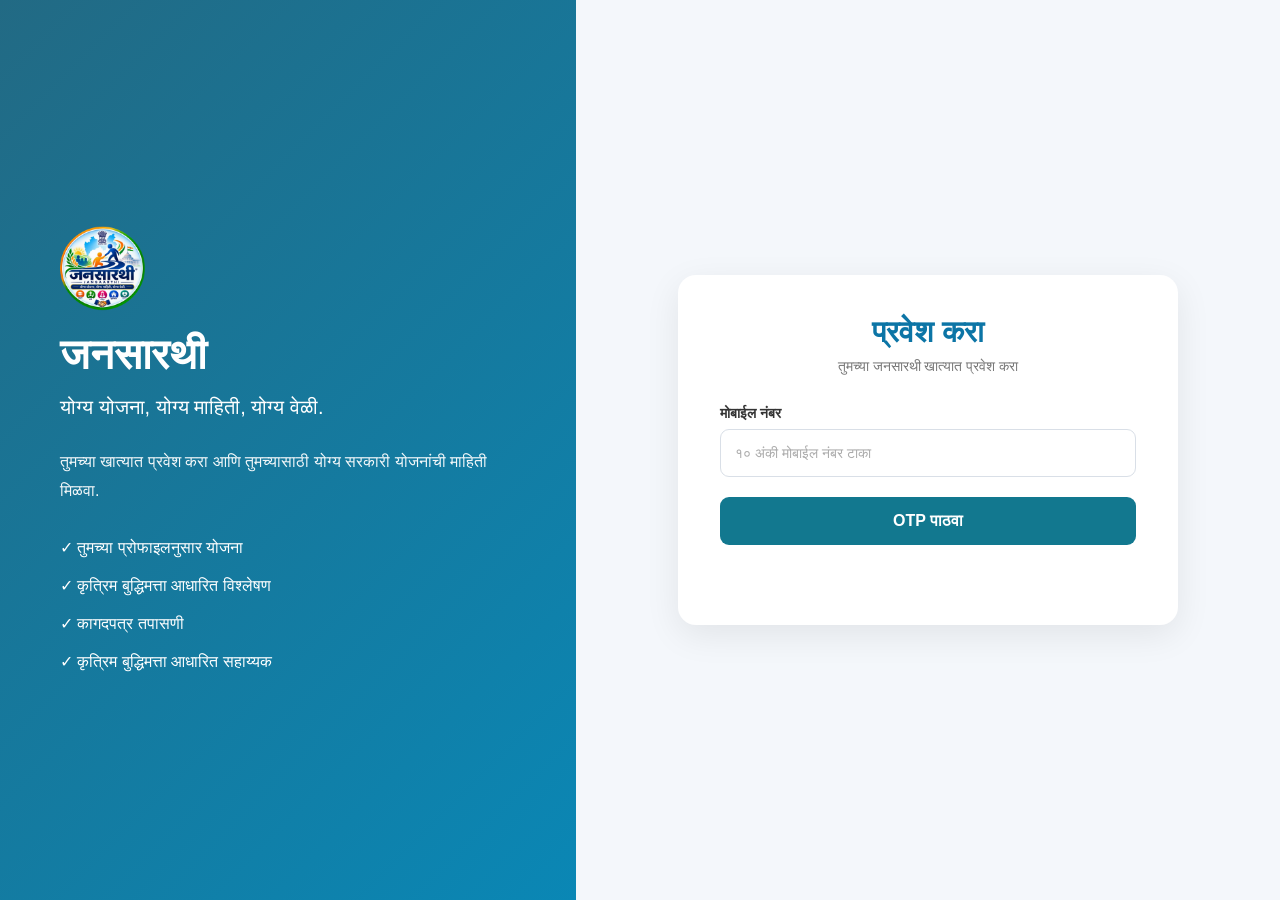
<file: login.html>
<!DOCTYPE html>
<html lang="mr">

<head>
    <meta charset="UTF-8">
    <meta name="viewport" content="width=device-width, initial-scale=1.0">

    <title>प्रवेश करा | जनसारथी</title>

    <link rel="stylesheet" href="login.css">


</head>

<body>

    <div class="login-container">

        <div class="login-info">

            <img
                src="logo1.png"
                alt="जनसारथी लोगो"
                class="logo"
            >

            <h1>जनसारथी</h1>

            <p class="tagline">
                योग्य योजना, योग्य माहिती, योग्य वेळी.
            </p>

            <p class="info-text">
                तुमच्या खात्यात प्रवेश करा आणि
                तुमच्यासाठी योग्य सरकारी योजनांची
                माहिती मिळवा.
            </p>

            <div class="features">

                <p>✓ तुमच्या प्रोफाइलनुसार योजना</p>

                <p>✓ कृत्रिम बुद्धिमत्ता आधारित विश्लेषण</p>

                <p>✓ कागदपत्र तपासणी</p>

                <p>✓ कृत्रिम बुद्धिमत्ता आधारित सहाय्यक</p>

            </div>

        </div>


        <div class="login-form-section">

            <div class="form-box">

                <h2>प्रवेश करा</h2>

                <p class="form-subtitle">
                    तुमच्या जनसारथी खात्यात प्रवेश करा
                </p>


                <form id="loginForm">

                    <!-- MOBILE -->

                    <div class="form-group">

                        <label for="mobile">
                            मोबाईल नंबर
                        </label>

                        <input
                            type="tel"
                            id="mobile"
                            name="mobile"
                            placeholder="१० अंकी मोबाईल नंबर टाका"
                            maxlength="10"
                            inputmode="numeric"
                            autocomplete="tel"
                            required
                        >

                    </div>



                    <div class="form-group">

                        <button
                            type="button"
                            id="sendOtpBtn"
                            class="login-btn"
                        >
                            OTP पाठवा
                        </button>

                    </div>



                    <div
                        class="form-group"
                        id="otpSection"
                        style="display: none;"
                    >

                        <label for="otp">
                            OTP
                        </label>

                        <input
                            type="text"
                            id="otp"
                            name="otp"
                            placeholder="6 अंकी OTP टाका"
                            maxlength="6"
                            inputmode="numeric"
                            autocomplete="one-time-code"
                        >

                        <button
                            type="button"
                            id="verifyOtpBtn"
                            class="login-btn"
                            style="margin-top: 10px;"
                        >
                            OTP Verify करा
                        </button>

                    </div>


                    <p id="otpMessage"></p>

                    <p id="loginMessage"></p>

                </form>

            </div>

        </div>

    </div>
<script>
    var configuration = {
        widgetId: "36697162486e333230333738",
        tokenAuth: "572022Tw9CmcmV8sZ86aab5238P1",
        exposeMethods: true,
        success: function (data) {
            console.log("MSG91 Success:", data);
        },

        failure: function (error) {
            console.log("MSG91 Error:", error);
            if (window.showOtpProviderError) {
                window.showOtpProviderError(error);
            }
        }
    };
</script>

<script
    type="text/javascript"
    onload="initSendOTP(configuration)"
    src="https://verify.msg91.com/otp-provider.js">
</script>

    <script src="login.js"></script>

</body>

</html>
</file>
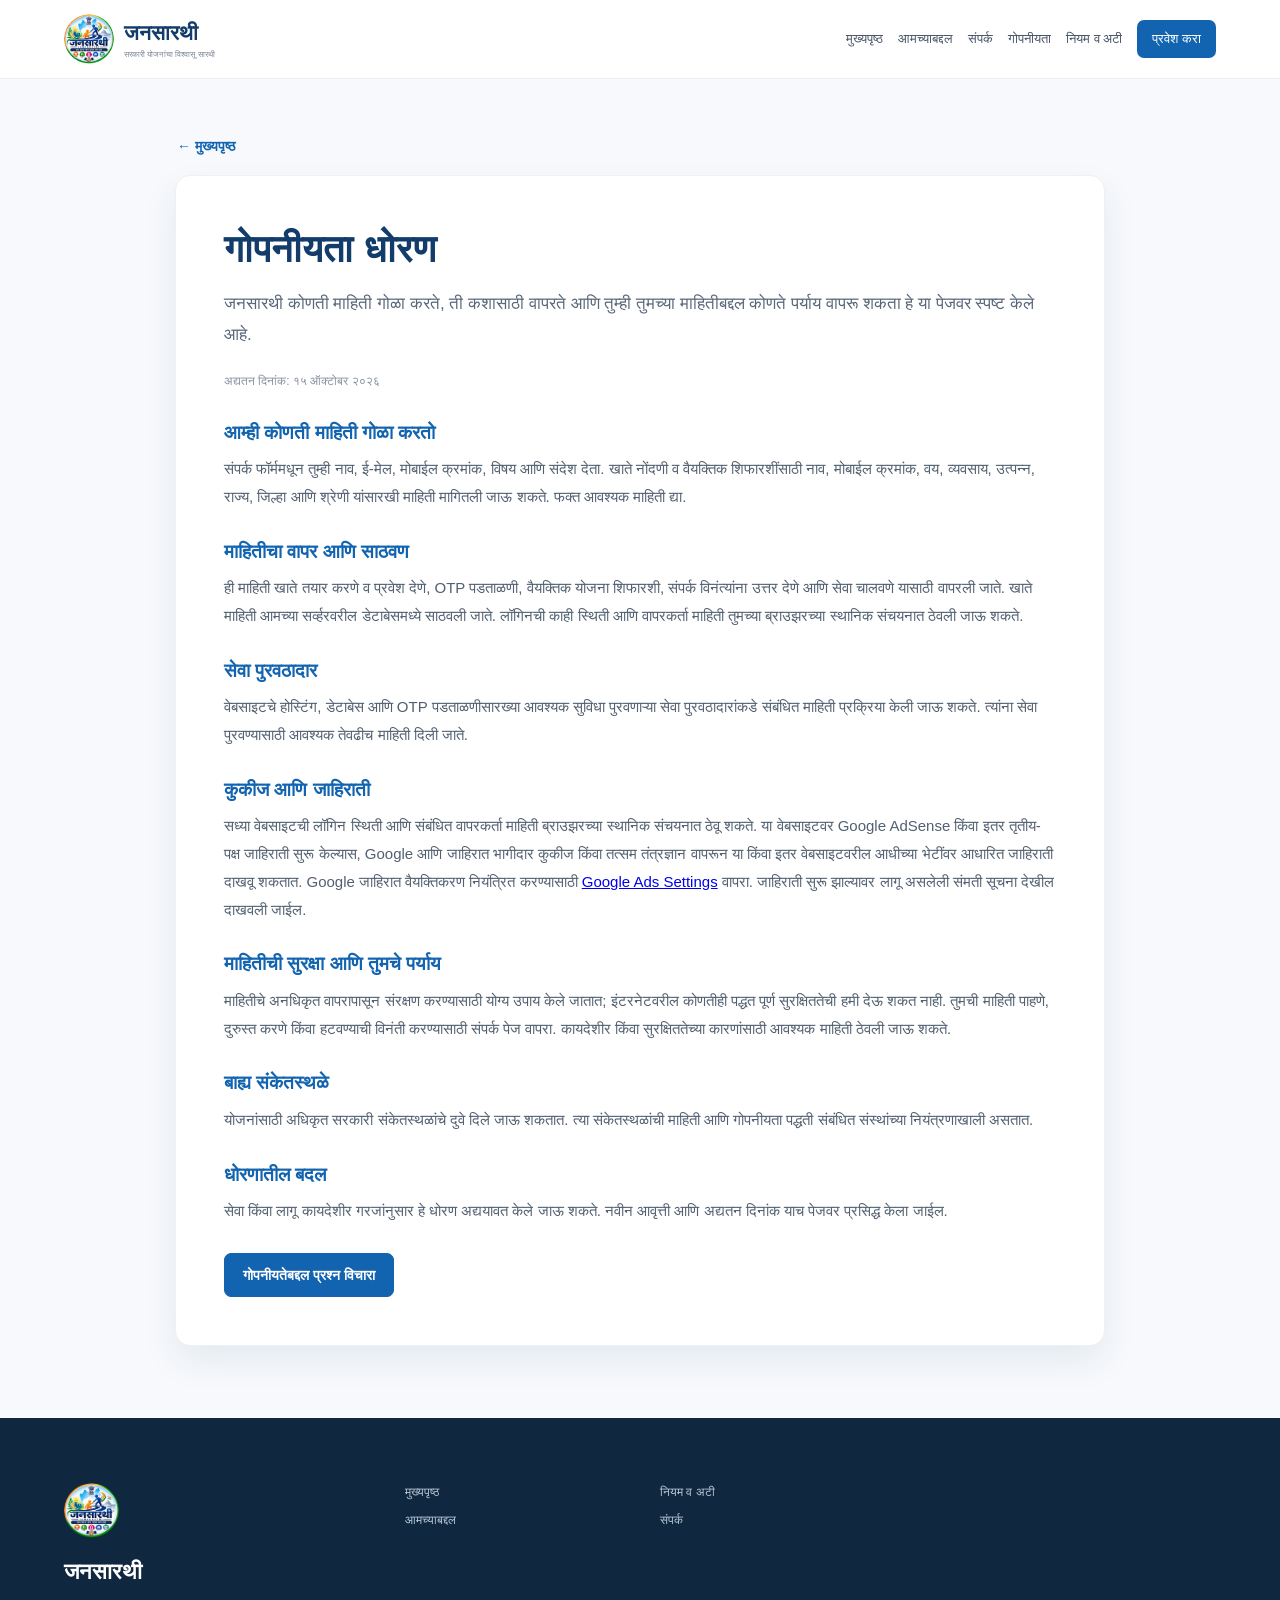
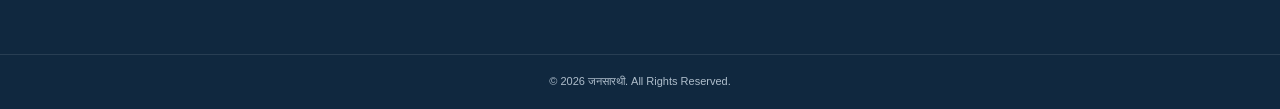
<file: privacy.html>
<!DOCTYPE html>
<html lang="mr">
<head><meta charset="UTF-8"><meta name="description" content="जनसारथी खाते आणि संपर्क फॉर्ममधील माहिती, तिचा वापर, स्थानिक संचयन आणि जाहिरात कुकीजविषयी गोपनीयता धोरण." /><meta name="viewport" content="width=device-width, initial-scale=1.0"><title>गोपनीयता धोरण | जनसारथी</title><link rel="stylesheet" href="style.css"><link rel="stylesheet" href="info-pages.css"></head>
<body>
<header class="navbar info-page-header"><div class="nav-container"><a href="index.html" class="brand"><img src="logo1.png" alt="जनसारथी"><div><h2>जनसारथी</h2><small>सरकारी योजनांचा विश्वासू सारथी</small></div></a><nav><a href="index.html">मुख्यपृष्ठ</a><a href="about.html">आमच्याबद्दल</a><a href="contact.html">संपर्क</a><a href="privacy.html">गोपनीयता</a><a href="terms.html">नियम व अटी</a><a href="login.html" class="login-btn">प्रवेश करा</a></nav></div></header>
<main class="info-page"><div class="info-wrap"><a class="info-back" href="index.html">← मुख्यपृष्ठ</a><article class="info-card"><h1>गोपनीयता धोरण</h1><p class="info-lead">जनसारथी कोणती माहिती गोळा करते, ती कशासाठी वापरते आणि तुम्ही तुमच्या माहितीबद्दल कोणते पर्याय वापरू शकता हे या पेजवर स्पष्ट केले आहे.</p><p class="info-updated">अद्यतन दिनांक: १५ ऑक्टोबर २०२६</p><h2>आम्ही कोणती माहिती गोळा करतो</h2><p>संपर्क फॉर्ममधून तुम्ही नाव, ई-मेल, मोबाईल क्रमांक, विषय आणि संदेश देता. खाते नोंदणी व वैयक्तिक शिफारशींसाठी नाव, मोबाईल क्रमांक, वय, व्यवसाय, उत्पन्न, राज्य, जिल्हा आणि श्रेणी यांसारखी माहिती मागितली जाऊ शकते. फक्त आवश्यक माहिती द्या.</p><h2>माहितीचा वापर आणि साठवण</h2><p>ही माहिती खाते तयार करणे व प्रवेश देणे, OTP पडताळणी, वैयक्तिक योजना शिफारशी, संपर्क विनंत्यांना उत्तर देणे आणि सेवा चालवणे यासाठी वापरली जाते. खाते माहिती आमच्या सर्व्हरवरील डेटाबेसमध्ये साठवली जाते. लॉगिनची काही स्थिती आणि वापरकर्ता माहिती तुमच्या ब्राउझरच्या स्थानिक संचयनात ठेवली जाऊ शकते.</p><h2>सेवा पुरवठादार</h2><p>वेबसाइटचे होस्टिंग, डेटाबेस आणि OTP पडताळणीसारख्या आवश्यक सुविधा पुरवणाऱ्या सेवा पुरवठादारांकडे संबंधित माहिती प्रक्रिया केली जाऊ शकते. त्यांना सेवा पुरवण्यासाठी आवश्यक तेवढीच माहिती दिली जाते.</p><h2>कुकीज आणि जाहिराती</h2><p>सध्या वेबसाइटची लॉगिन स्थिती आणि संबंधित वापरकर्ता माहिती ब्राउझरच्या स्थानिक संचयनात ठेवू शकते. या वेबसाइटवर Google AdSense किंवा इतर तृतीय-पक्ष जाहिराती सुरू केल्यास, Google आणि जाहिरात भागीदार कुकीज किंवा तत्सम तंत्रज्ञान वापरून या किंवा इतर वेबसाइटवरील आधीच्या भेटींवर आधारित जाहिराती दाखवू शकतात. Google जाहिरात वैयक्तिकरण नियंत्रित करण्यासाठी <a href="https://adssettings.google.com/" target="_blank" rel="noopener noreferrer">Google Ads Settings</a> वापरा. जाहिराती सुरू झाल्यावर लागू असलेली संमती सूचना देखील दाखवली जाईल.</p><h2>माहितीची सुरक्षा आणि तुमचे पर्याय</h2><p>माहितीचे अनधिकृत वापरापासून संरक्षण करण्यासाठी योग्य उपाय केले जातात; इंटरनेटवरील कोणतीही पद्धत पूर्ण सुरक्षिततेची हमी देऊ शकत नाही. तुमची माहिती पाहणे, दुरुस्त करणे किंवा हटवण्याची विनंती करण्यासाठी संपर्क पेज वापरा. कायदेशीर किंवा सुरक्षिततेच्या कारणांसाठी आवश्यक माहिती ठेवली जाऊ शकते.</p><h2>बाह्य संकेतस्थळे</h2><p>योजनांसाठी अधिकृत सरकारी संकेतस्थळांचे दुवे दिले जाऊ शकतात. त्या संकेतस्थळांची माहिती आणि गोपनीयता पद्धती संबंधित संस्थांच्या नियंत्रणाखाली असतात.</p><h2>धोरणातील बदल</h2><p>सेवा किंवा लागू कायदेशीर गरजांनुसार हे धोरण अद्ययावत केले जाऊ शकते. नवीन आवृत्ती आणि अद्यतन दिनांक याच पेजवर प्रसिद्ध केला जाईल.</p><div class="info-actions"><a class="info-button" href="contact.html">गोपनीयतेबद्दल प्रश्न विचारा</a></div></article></div></main>
<footer><div class="footer-container"><div class="footer-brand"><img src="logo1.png" alt="जनसारथी"><h2>जनसारथी</h2></div><div><a href="index.html">मुख्यपृष्ठ</a><a href="about.html">आमच्याबद्दल</a></div><div><a href="terms.html">नियम व अटी</a><a href="contact.html">संपर्क</a></div></div><div class="copyright">© 2026 जनसारथी. All Rights Reserved.</div></footer>
</body></html>
</file>
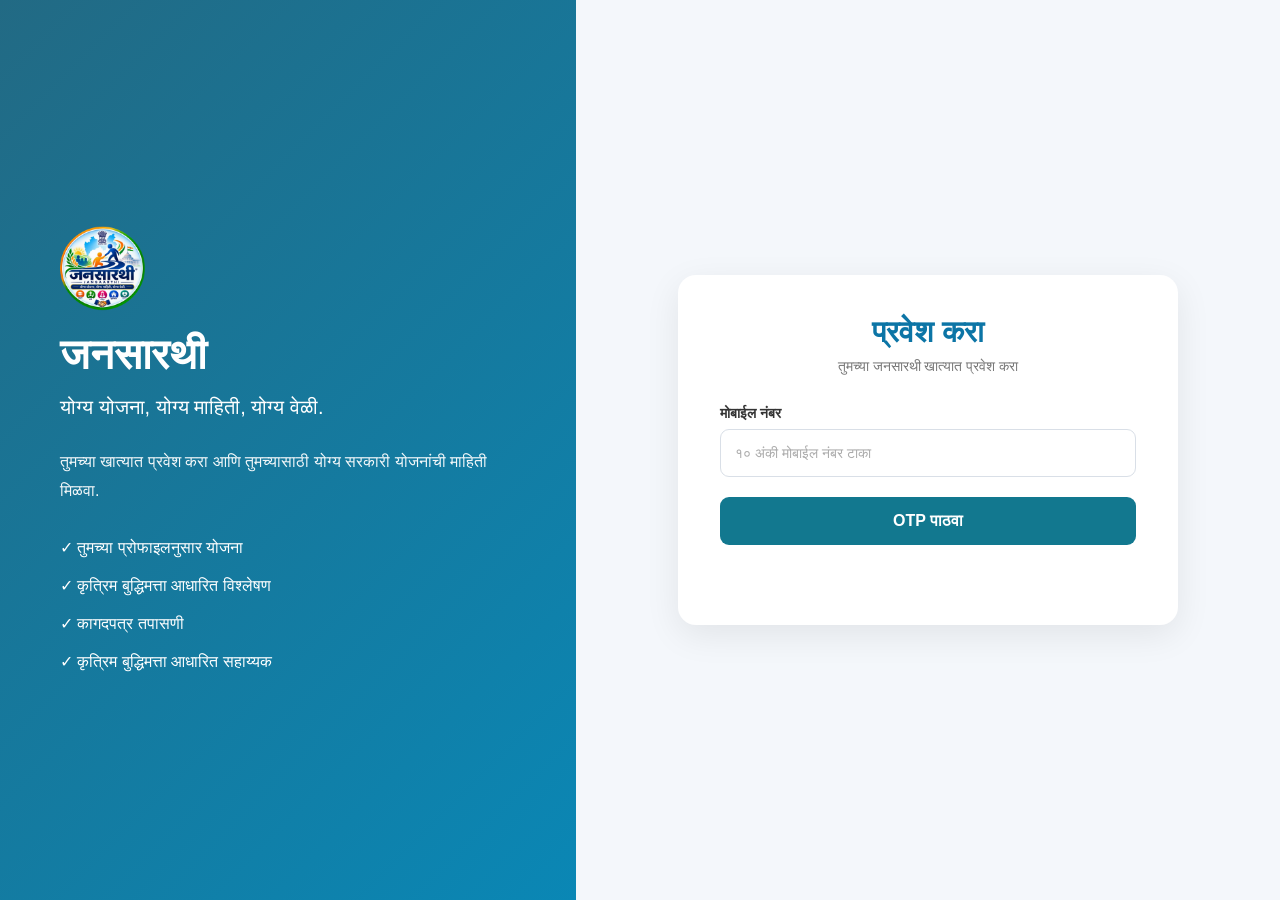
<file: profile.html>
<!DOCTYPE html>
<html lang="mr">

<head>
    <meta charset="UTF-8">
    <meta name="viewport" content="width=device-width, initial-scale=1.0">

    <title>Profile तयार करा | JanSaarthi</title>

    <link rel="stylesheet" href="profile.css">
</head>

<body>

<div class="profile-container">

    <div class="profile-card">

        <div class="header">

            <div class="logo">जनसारथी</div>

            <h1>तुमचे Profile तयार करा</h1>

            <p>
                तुमची माहिती दिल्याने JanSaarthi तुम्हाला
                योग्य सरकारी योजना शोधून देऊ शकते.
            </p>

        </div>


        <form id="profileForm">


            <!-- PERSONAL INFORMATION -->

            <div class="section">

                <h2>👤 वैयक्तिक माहिती</h2>

                <div class="form-grid">


                    <!-- NAME -->

                    <div class="form-group full">

                        <label for="name">
                            पूर्ण नाव *
                        </label>

                        <input
                            type="text"
                            id="name"
                            placeholder="तुमचे पूर्ण नाव"
                            required
                        >

                    </div>


                    <!-- AGE -->

                    <div class="form-group">

                        <label for="age">
                            वय *
                        </label>

                        <input
                            type="number"
                            id="age"
                            min="1"
                            max="120"
                            placeholder="उदा. 22"
                            required
                        >

                    </div>


                    <!-- GENDER -->

                    <div class="form-group">

                        <label for="gender">
                            लिंग *
                        </label>

                        <select id="gender" required>

                            <option value="">
                                निवडा
                            </option>

                            <option value="Male">
                                पुरुष
                            </option>

                            <option value="Female">
                                महिला
                            </option>

                            <option value="Other">
                                इतर
                            </option>

                        </select>

                    </div>


                    <!-- CASTE -->

                    <div class="form-group">

                        <label for="caste">
                            प्रवर्ग *
                        </label>

                        <select
                            id="caste"
                            required
                        >

                            <option value="">
                                प्रवर्ग निवडा
                            </option>

                            <option value="SC">
                                SC
                            </option>

                            <option value="ST">
                                ST
                            </option>

                            <option value="VJNT">
                                VJNT
                            </option>

                            <option value="OBC">
                                OBC
                            </option>

                            <option value="SBC">
                                SBC
                            </option>

                            <option value="EWS">
                                EWS
                            </option>

                            <option value="Open">
                                Open
                            </option>

                            <option value="Other">
                                इतर
                            </option>

                        </select>

                    </div>


                </div>

            </div>



            <!-- LOCATION -->

            <div class="section">

                <h2>📍 स्थानाची माहिती</h2>

                <div class="form-grid">


                    <!-- STATE -->

                    <div class="form-group">

                        <label for="state">
                            राज्य *
                        </label>

                        <select
                            id="state"
                            required
                        >

                            <option value="">
                                राज्य निवडा
                            </option>

                            <option
                                value="Maharashtra"
                                selected
                            >
                                महाराष्ट्र
                            </option>

                            <option value="Gujarat">
                                गुजरात
                            </option>

                            <option value="Karnataka">
                                कर्नाटक
                            </option>

                            <option value="Madhya Pradesh">
                                मध्य प्रदेश
                            </option>

                            <option value="Other">
                                इतर
                            </option>

                        </select>

                    </div>


                    <!-- DISTRICT -->

                    <div class="form-group">

                        <label for="district">
                            जिल्हा *
                        </label>

                        <select
                            id="district"
                            required
                        >

                            <option value="">
                                जिल्हा निवडा
                            </option>

                            <option value="Ahmednagar">
                                अहिल्यानगर
                            </option>

                            <option value="Akola">
                                अकोला
                            </option>

                            <option value="Amravati">
                                अमरावती
                            </option>

                            <option value="Chhatrapati Sambhajinagar">
                                छत्रपती संभाजीनगर
                            </option>

                            <option value="Beed">
                                बीड
                            </option>

                            <option value="Bhandara">
                                भंडारा
                            </option>

                            <option value="Buldhana">
                                बुलढाणा
                            </option>

                            <option value="Chandrapur">
                                चंद्रपूर
                            </option>

                            <option value="Dhule">
                                धुळे
                            </option>

                            <option value="Dharashiv">
                                धाराशिव
                            </option>

                            <option value="Gadchiroli">
                                गडचिरोली
                            </option>

                            <option value="Gondia">
                                गोंदिया
                            </option>

                            <option value="Hingoli">
                                हिंगोली
                            </option>

                            <option value="Jalgaon">
                                जळगाव
                            </option>

                            <option value="Jalna">
                                जालना
                            </option>

                            <option value="Kolhapur">
                                कोल्हापूर
                            </option>

                            <option value="Latur">
                                लातूर
                            </option>

                            <option value="Mumbai City">
                                मुंबई शहर
                            </option>

                            <option value="Mumbai Suburban">
                                मुंबई उपनगर
                            </option>

                            <option value="Nagpur">
                                नागपूर
                            </option>

                            <option value="Nanded">
                                नांदेड
                            </option>

                            <option value="Nandurbar">
                                नंदुरबार
                            </option>

                            <option value="Nashik">
                                नाशिक
                            </option>

                            <option value="Palghar">
                                पालघर
                            </option>

                            <option value="Parbhani">
                                परभणी
                            </option>

                            <option value="Pune">
                                पुणे
                            </option>

                            <option value="Raigad">
                                रायगड
                            </option>

                            <option value="Ratnagiri">
                                रत्नागिरी
                            </option>

                            <option value="Sangli">
                                सांगली
                            </option>

                            <option value="Satara">
                                सातारा
                            </option>

                            <option value="Sindhudurg">
                                सिंधुदुर्ग
                            </option>

                            <option value="Solapur">
                                सोलापूर
                            </option>

                            <option value="Thane">
                                ठाणे
                            </option>

                            <option value="Wardha">
                                वर्धा
                            </option>

                            <option value="Washim">
                                वाशिम
                            </option>

                            <option value="Yavatmal">
                                यवतमाळ
                            </option>

                        </select>

                    </div>


                    <!-- AREA TYPE -->

                    <div class="form-group full">

                        <label>
                            राहण्याचे ठिकाण *
                        </label>

                        <div class="radio-group">

                            <label>

                                <input
                                    type="radio"
                                    name="area_type"
                                    value="Rural"
                                    required
                                >

                                ग्रामीण

                            </label>


                            <label>

                                <input
                                    type="radio"
                                    name="area_type"
                                    value="Urban"
                                >

                                शहरी

                            </label>

                        </div>

                    </div>

                </div>

            </div>



            <!-- OCCUPATION & INCOME -->

            <div class="section">

                <h2>💼 व्यवसाय आणि आर्थिक माहिती</h2>

                <div class="form-grid">


                    <!-- OCCUPATION -->

                    <div class="form-group">

                        <label for="occupation">
                            व्यवसाय *
                        </label>

                        <select
                            id="occupation"
                            required
                        >

                            <option value="">
                                निवडा
                            </option>

                            <option value="Farmer">
                                शेतकरी
                            </option>

                            <option value="Student">
                                विद्यार्थी
                            </option>

                            <option value="Private Job">
                                खाजगी नोकरी
                            </option>

                            <option value="Government Job">
                                सरकारी नोकरी
                            </option>

                            <option value="Business">
                                व्यवसाय
                            </option>

                            <option value="Self Employed">
                                स्वयंरोजगार
                            </option>

                            <option value="Unemployed">
                                बेरोजगार
                            </option>

                            <option value="Homemaker">
                                गृहिणी
                            </option>

                            <option value="Other">
                                इतर
                            </option>

                        </select>

                    </div>



                    <!-- INCOME -->

                    <div class="form-group">

                        <label for="income">
                            वार्षिक उत्पन्न *
                        </label>

                        <select
                            id="income"
                            required
                        >

                            <option value="">
                                निवडा
                            </option>

                            <option value="Below 1 Lakh">
                                ₹1 लाख पेक्षा कमी
                            </option>

                            <option value="1-2.5 Lakh">
                                ₹1 – 2.5 लाख
                            </option>

                            <option value="2.5-5 Lakh">
                                ₹2.5 – 5 लाख
                            </option>

                            <option value="5-8 Lakh">
                                ₹5 – 8 लाख
                            </option>

                            <option value="Above 8 Lakh">
                                ₹8 लाख पेक्षा जास्त
                            </option>

                        </select>

                    </div>

                </div>

            </div>



            <!-- SUBMIT -->
<!-- USER CONSENT -->

<div class="section consent-section">

    <h2>🔐 वापरकर्त्याची संमती (User Consent)</h2>

    <p>
        मी माझी वैयक्तिक व आर्थिक माहिती जनसारथी पोर्टलला देत आहे.
        या माहितीचा वापर कृत्रिम बुद्धिमत्तेच्या (AI) मदतीने
        माझ्यासाठी योग्य सरकारी योजना शोधण्यासाठी, संभाव्य पात्रता
        तपासण्यासाठी आणि योजनांच्या शिफारशी देण्यासाठी केला जाईल.
        अंतिम पात्रता संबंधित सरकारी विभागाच्या नियमांनुसार ठरेल.
    </p>

    <label for="dataConsent">
        <input
            type="checkbox"
            id="dataConsent"
            name="dataConsent"
            required
        >
        मी वरील माहिती वाचली आहे आणि AI च्या मदतीने सरकारी योजना
        शोधण्यासाठी माझी माहिती वापरण्यास संमती देत आहे.
    </label>

</div>
            <button
                type="submit"
                class="submit-btn"
                id="submitBtn"
            >
                Profile तयार करा →
            </button>


            <p id="profileMessage"></p>


        </form>

    </div>

</div>


<script src="profile.js"></script>

</body>

</html>
</file>
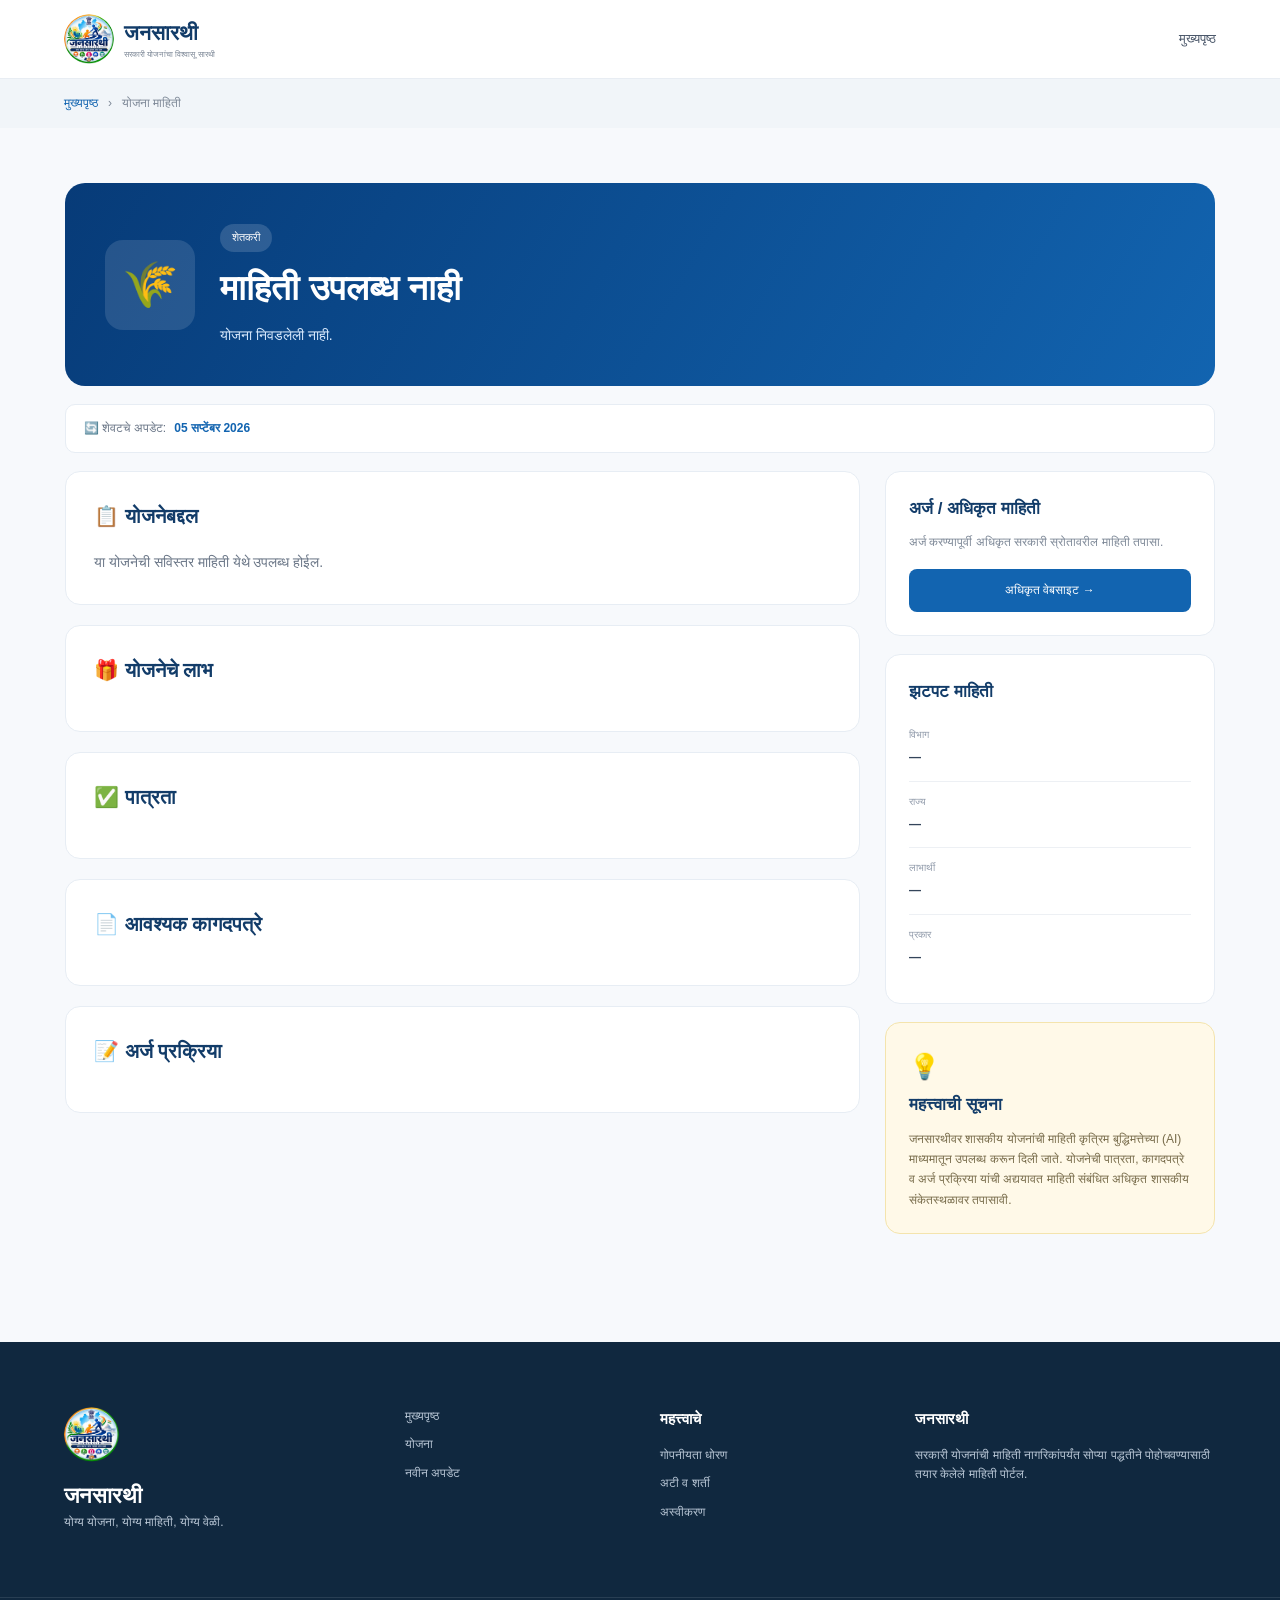
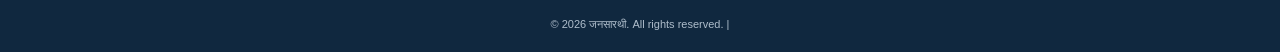
<file: scheme-details.html>
<!DOCTYPE html>
<html lang="mr">
<head>
    <meta charset="UTF-8">
    <meta
        name="viewport"
        content="width=device-width, initial-scale=1.0">
    <title>योजना माहिती | जनसारथी</title>
    <link rel="stylesheet" href="style.css">
</head>
<body>
<header class="navbar">
    <div class="nav-container">
        <a href="index.html" class="brand">
            <img
                src="logo1.png"
                alt="जनसारथी">
            <div>
                <h2>जनसारथी</h2>
                <small>
                    सरकारी योजनांचा विश्वासू सारथी
                </small>
            </div>
        </a>
        <nav id="navMenu">
            <a href="index.html">
                मुख्यपृष्ठ
            </a>
           
        </nav>
        <button
            class="menu-button"
            onclick="toggleDetailsMenu()">
            ☰
        </button>
    </div>
</header>
<div class="breadcrumb">
    <div>
        <a href="index.html">
            मुख्यपृष्ठ
        </a>
        <span>›</span>
        <span>
            योजना माहिती
        </span>
    </div>
</div>
<main class="details-page">
    <section class="scheme-header">
        <div class="scheme-header-icon">
            🌾
        </div>
        <div>
            <span
                class="details-category"
                id="schemeCategory">
                शेतकरी
            </span>
            <h1 id="schemeTitle">
                प्रधानमंत्री किसान योजना
            </h1>
            <p id="schemeShortDescription">
                योजनेची माहिती येथे उपलब्ध आहे.
            </p>
        </div>
    </section>
    <div class="last-update">
        🔄
        <span>
            शेवटचे अपडेट:
        </span>
        <strong id="lastUpdated">
            05 सप्टेंबर 2026
        </strong>
    </div>
    <div class="details-layout">
        <div class="details-main">
            <section class="detail-box">
                <h2>
                    📋 योजनेबद्दल
                </h2>
                <p id="schemeAbout">
                    या योजनेची सविस्तर माहिती
                    येथे उपलब्ध होईल.
                </p>
            </section>
            <section class="detail-box">
                <h2>
                    🎁 योजनेचे लाभ
                </h2>
                <ul id="benefitsList">
                </ul>
            </section>
            <section class="detail-box">
                <h2>
                    ✅ पात्रता
                </h2>
                <ul id="eligibilityList">
                </ul>
            </section>
            <section class="detail-box">
                <h2>
                    📄 आवश्यक कागदपत्रे
                </h2>
                <ul id="documentsList">
                </ul>
            </section>
            <section class="detail-box">
                <h2>
                    📝 अर्ज प्रक्रिया
                </h2>
                <div
                    class="process-list"
                    id="processList">
                </div>
            </section>
        </div>
        <aside class="details-sidebar">
            <div class="apply-box">
                <h3>
                    अर्ज / अधिकृत माहिती
                </h3>
                <p>
                    अर्ज करण्यापूर्वी अधिकृत
                    सरकारी स्रोतावरील माहिती तपासा.
                </p>
                <a
                    href="#"
                    id="officialLink"
                    target="_blank"
                    rel="noopener noreferrer">
                    अधिकृत वेबसाइट →
                </a>
            </div>
            <div class="quick-info">
                <h3>
                    झटपट माहिती
                </h3>
                <div>
                    <span>
                        विभाग
                    </span>
                    <strong id="department">
                        —
                    </strong>
                </div>
                <div>
                    <span>
                        राज्य
                    </span>
                    <strong id="state">
                        —
                    </strong>
                </div>
                <div>
                    <span>
                        लाभार्थी
                    </span>
                    <strong id="beneficiary">
                        —
                    </strong>
                </div>
                <div>
                    <span>
                        प्रकार
                    </span>
                    <strong id="schemeType">
                        —
                    </strong>
                </div>
            </div>
            <div class="help-box">
                <div>
                    💡
                </div>
                <h3>
                    महत्त्वाची सूचना
                </h3>
                <p>
                जनसारथीवर शासकीय योजनांची माहिती कृत्रिम बुद्धिमत्तेच्या (AI) माध्यमातून उपलब्ध करून दिली जाते.  
योजनेची पात्रता, कागदपत्रे व अर्ज प्रक्रिया यांची अद्ययावत माहिती संबंधित अधिकृत शासकीय संकेतस्थळावर तपासावी.

                </p>
            </div>
        </aside>
    </div>
</main>
<footer>
    <div class="footer-container">
        <div class="footer-brand">
            <img
                src="logo1.png"
                alt="जनसारथी">
            <h2>
                जनसारथी
            </h2>
            <p>
                योग्य योजना, योग्य माहिती,
                योग्य वेळी.
            </p>
        </div>
        <div>
            <a href="index.html">
                मुख्यपृष्ठ
            </a>
            <a href="index.html#categories">
                योजना
            </a>
            <a href="index.html#latest">
                नवीन अपडेट
            </a>
        </div>
        <div>
            <h3>
                महत्त्वाचे
            </h3>
            <a href="#">
                गोपनीयता धोरण
            </a>
            <a href="#">
                अटी व शर्ती
            </a>
            <a href="#">
                अस्वीकरण
            </a>
        </div>
        <div>
            <h3>
                जनसारथी
            </h3>
            <p>
                सरकारी योजनांची माहिती
                नागरिकांपर्यंत सोप्या पद्धतीने
                पोहोचवण्यासाठी तयार केलेले
                माहिती पोर्टल.
            </p>
        </div>
    </div>
    <div class="copyright">
        © 2026 जनसारथी.
       All rights reserved. | 
       
    </div>
</footer>
<script src="details.js"></script>
</body>
</html>
</file>
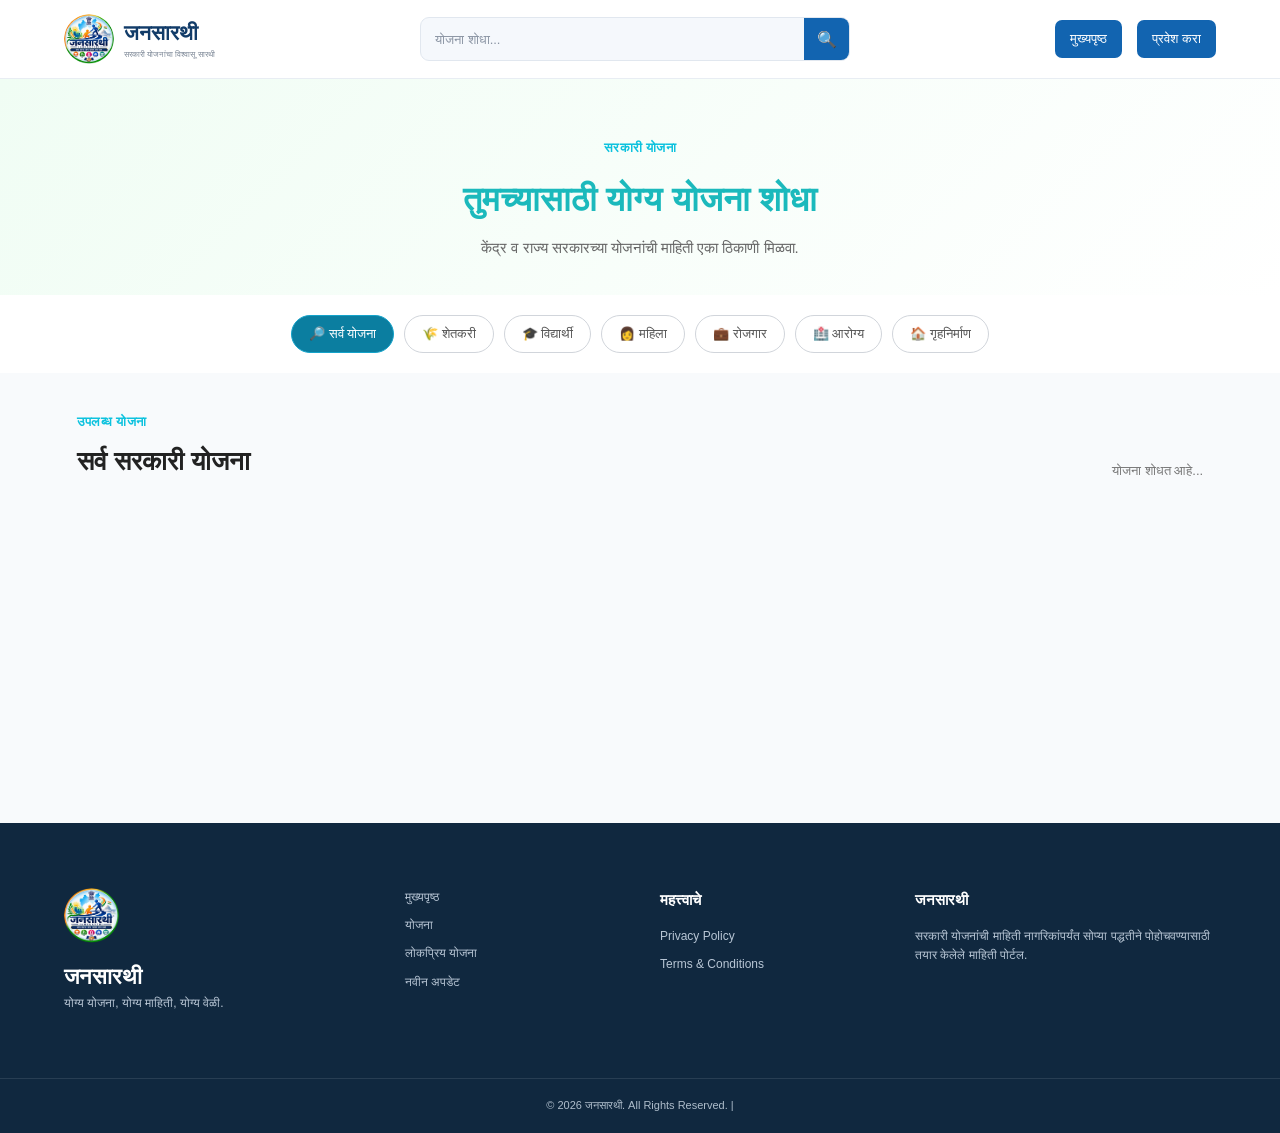
<file: scheme.html>
<!DOCTYPE html>
<html lang="mr">
<head>
    <meta charset="UTF-8">
    <meta name="viewport" content="width=device-width, initial-scale=1.0">
    <title>योजना शोधा | जनसारथी</title>
    <link rel="stylesheet" href="style.css">
</head>

<body>
    <header class="navbar">
        <div class="nav-container">
            <a href="index.html" class="brand">
                <img src="logo1.png" alt="जनसारथी">
                <div>
                    <h2>जनसारथी</h2>
                    <small>सरकारी योजनांचा विश्वासू सारथी</small>
                </div>
            </a>

            <div class="header-search">
                <input type="text" id="schemeSearchInput" placeholder="योजना शोधा..." autocomplete="off">
                <button type="button" onclick="searchSchemes()">🔍</button>
            </div>
            <nav id="navMenu">
                <a href="index.html" class="login-btn">मुख्यपृष्ठ</a>
                <a href="login.html" class="login-btn">प्रवेश करा</a>
            </nav>
        </div>
    </header>

    <section class="schemes-page-header">
        <div>
            <span class="section-tag">सरकारी योजना</span>
            <h1>तुमच्यासाठी योग्य योजना शोधा</h1>
            <p>केंद्र व राज्य सरकारच्या योजनांची माहिती एका ठिकाणी मिळवा.</p>
        </div>
    </section>

    <section class="schemes-filter-section">

        <div class="scheme-categories">

            <button
                type="button"
                class="scheme-category active"
                onclick="filterSchemeCategory('all', this)">

                🔎 सर्व योजना

            </button>

            <button
                type="button"
                class="scheme-category"
                onclick="filterSchemeCategory('शेतकरी', this)">

                🌾 शेतकरी

            </button>

            <button
                type="button"
                class="scheme-category"
                onclick="filterSchemeCategory('विद्यार्थी', this)">

                🎓 विद्यार्थी

            </button>

            <button
                type="button"
                class="scheme-category"
                onclick="filterSchemeCategory('महिला', this)">

                👩 महिला

            </button>

            <button
                type="button"
                class="scheme-category"
                onclick="filterSchemeCategory('रोजगार', this)">

                💼 रोजगार

            </button>

            <button
                type="button"
                class="scheme-category"
                onclick="filterSchemeCategory('आरोग्य', this)">

                🏥 आरोग्य

            </button>

            <button
                type="button"
                class="scheme-category"
                onclick="filterSchemeCategory('गृहनिर्माण', this)">

                🏠 गृहनिर्माण

            </button>

        </div>

    </section>

    <section class="schemes-section">
        <div class="section-heading">
            <div>
                <span class="section-tag">उपलब्ध योजना</span>
                <h2>सर्व सरकारी योजना</h2>
            </div>
            <span id="schemeCount">योजना शोधत आहे...</span>
        </div>

        <div id="schemeLoading" class="scheme-loading">योजना माहिती लोड होत आहे...</div>
        <div id="schemeGrid" class="scheme-grid"></div>

        <div id="noSchemeResult" class="no-scheme-result" style="display:none;">
            <h3>😕 योजना सापडली नाही</h3>
            <p>कृपया दुसरा शब्द किंवा category शोधा.</p>
        </div>
    </section>

    <script>
        const SCHEMES_API = "https://jansaarthi-backend-production-d805.up.railway.app/api/schemes";
        let allSchemes = [];
        const categoryAliases = {
            "शेतकरी": ["शेतकरी", "कृषी", "शेती", "farmer", "agriculture", "agricultural", "किसान"],
            "विद्यार्थी": ["विद्यार्थी", "शिक्षण", "शिष्यवृत्ती", "student", "education", "scholarship"],
            "महिला": ["महिला", "women", "woman", "girl"],
            "रोजगार": ["रोजगार", "कौशल्य", "employment", "job", "skill", "livelihood"],
            "आरोग्य": ["आरोग्य", "health", "medical", "आरोग्यसेवा"],
            "गृहनिर्माण": ["गृहनिर्माण", "घरकुल", "housing", "home", "आवास"]
        };
        const requestedCategory = new URLSearchParams(window.location.search).get("category");
        let selectedCategory = requestedCategory && categoryAliases[requestedCategory] ? requestedCategory : "all";

        async function loadSchemes() {
            const loading = document.getElementById("schemeLoading");

            try {
                const response = await fetch(SCHEMES_API);

                if (!response.ok) {
                    throw new Error("Schemes API failed");
                }

                allSchemes = await response.json();
                if (selectedCategory !== "all") {
                    const button = [...document.querySelectorAll(".scheme-category")]
                        .find((item) => item.textContent.includes(selectedCategory));
                    if (button) button.classList.add("active");
                }
                searchSchemes();
            } catch (error) {
                console.error("Scheme loading error:", error);
                loading.textContent = "योजना माहिती लोड करता आली नाही.";
            } finally {
                loading.style.display = "none";
            }
        }

        function renderSchemes(schemes) {
            const grid = document.getElementById("schemeGrid");
            const count = document.getElementById("schemeCount");
            const noResult = document.getElementById("noSchemeResult");

            grid.innerHTML = "";

            if (!schemes.length) {
                noResult.style.display = "block";
                count.textContent = "0 योजना";
                return;
            }

            noResult.style.display = "none";
            count.textContent = `${schemes.length} योजना`;

            schemes.forEach(function (scheme) {
                const card = document.createElement("div");
                card.className = "scheme-card";

                card.innerHTML = `
                    <div class="scheme-card-content">
                        <span class="scheme-category-badge">${scheme.category || "सरकारी योजना"}</span>
                        <h3>${scheme.name || "योजना"}</h3>
                        <p>${scheme.shortDescription || "या योजनेची अधिक माहिती पाहण्यासाठी क्लिक करा."}</p>
                        <button type="button" class="scheme-view-btn" onclick="openSchemeDetails(${scheme.id})">अधिक माहिती →</button>
                    </div>
                `;

                grid.appendChild(card);
            });
        }

        function searchSchemes() {
            const input = document.getElementById("schemeSearchInput");
            const query = input.value.trim().toLowerCase();

            let filtered = allSchemes.filter(function (scheme) {
                const text = `${scheme.name || ""} ${scheme.category || ""} ${scheme.shortDescription || ""} ${scheme.about || ""}`.toLowerCase();
                return text.includes(query);
            });

            if (selectedCategory !== "all") {
                const terms = categoryAliases[selectedCategory] || [selectedCategory];
                filtered = filtered.filter(function (scheme) {
                    const categoryText = String(scheme.category || "").toLocaleLowerCase();
                    return terms.some((term) => categoryText.includes(term.toLocaleLowerCase()));
                });
            }

            renderSchemes(filtered);
        }

        function filterSchemeCategory(category, button) {
            selectedCategory = category;
            const url = new URL(window.location.href);
            if (category === "all") url.searchParams.delete("category");
            else url.searchParams.set("category", category);
            window.history.replaceState({}, "", url);

            document.querySelectorAll(".scheme-category").forEach(function (btn) {
                btn.classList.remove("active");
            });

            button.classList.add("active");
            searchSchemes();
        }

        document.getElementById("schemeSearchInput").addEventListener("input", searchSchemes);
        document.getElementById("schemeSearchInput").addEventListener("keydown", function (event) {
            if (event.key === "Enter") {
                searchSchemes();
            }
        });

        function openSchemeDetails(schemeId) {
            window.location.href = `scheme-details.html?id=${schemeId}`;
        }

        loadSchemes();
    </script>

    <footer id="about">

    <div class="footer-container">


        <div class="footer-brand">

            <img
                src="logo1.png"
                alt="जनसारथी">

            <h2>
                जनसारथी
            </h2>

            <p>
                योग्य योजना, योग्य माहिती,
                योग्य वेळी.
            </p>

        </div>


        <div>

            <a href="#home">
                मुख्यपृष्ठ
            </a>

            <a href="#categories">
                योजना
            </a>

            <a href="#schemes">
                लोकप्रिय योजना
            </a>

            <a href="#latest">
                नवीन अपडेट
            </a>

        </div>


        <div>

            <h3>
                महत्त्वाचे
            </h3>

            <a href="privacy.html">
                Privacy Policy
            </a>

            <a href="terms.html">
                Terms & Conditions
            </a>

        </div>


        <div>

            <h3>
                जनसारथी
            </h3>

            <p>
                सरकारी योजनांची माहिती
                नागरिकांपर्यंत सोप्या पद्धतीने
                पोहोचवण्यासाठी तयार केलेले
                माहिती पोर्टल.
            </p>

        </div>

    </div>


    <div class="copyright">

        © 2026 जनसारथी. All Rights Reserved. |

    </div>

</footer>

</div>
</body>

</html>
</file>
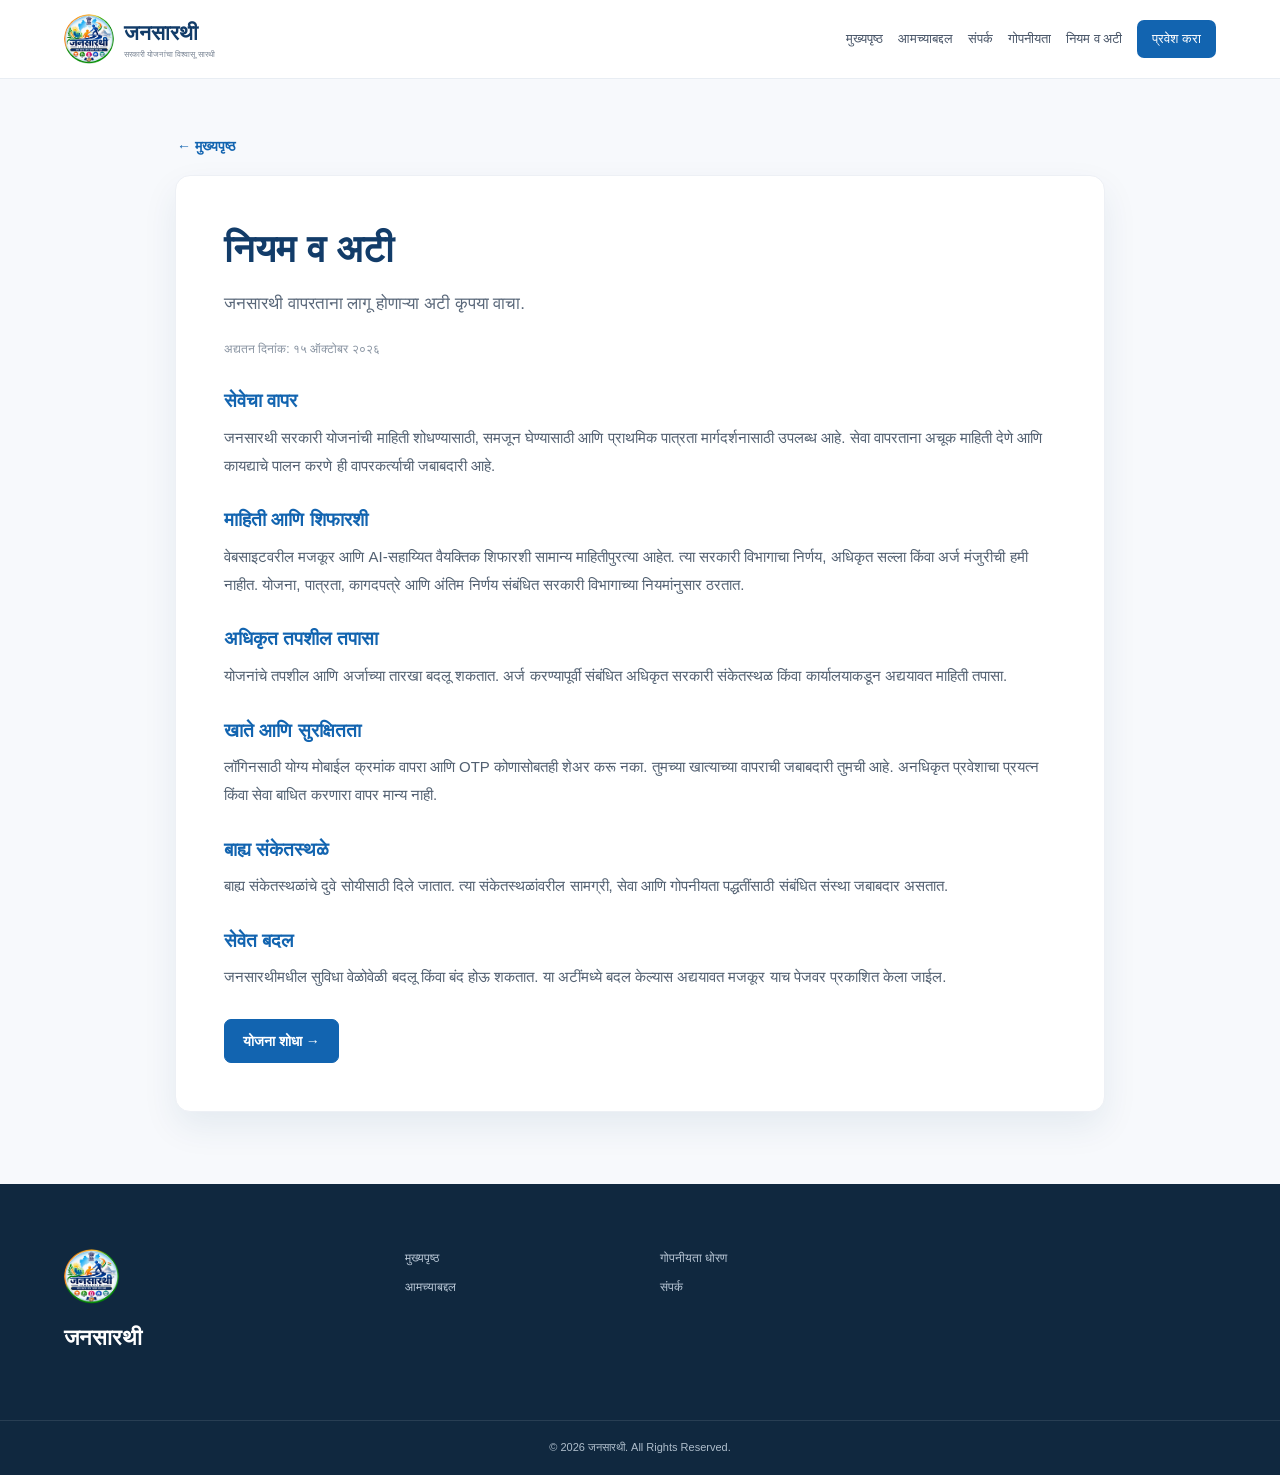
<file: terms.html>
<!DOCTYPE html>
<html lang="mr">
<head><meta charset="UTF-8"><meta name="description" content="जनसारथी माहिती पोर्टल वापरण्याच्या अटी, AI शिफारशी आणि अधिकृत सरकारी माहितीबद्दलची सूचना." /><meta name="viewport" content="width=device-width, initial-scale=1.0"><title>नियम व अटी | जनसारथी</title><link rel="stylesheet" href="style.css"><link rel="stylesheet" href="info-pages.css"></head>
<body>
<header class="navbar info-page-header"><div class="nav-container"><a href="index.html" class="brand"><img src="logo1.png" alt="जनसारथी"><div><h2>जनसारथी</h2><small>सरकारी योजनांचा विश्वासू सारथी</small></div></a><nav><a href="index.html">मुख्यपृष्ठ</a><a href="about.html">आमच्याबद्दल</a><a href="contact.html">संपर्क</a><a href="privacy.html">गोपनीयता</a><a href="terms.html">नियम व अटी</a><a href="login.html" class="login-btn">प्रवेश करा</a></nav></div></header>
<main class="info-page"><div class="info-wrap"><a class="info-back" href="index.html">← मुख्यपृष्ठ</a><article class="info-card"><h1>नियम व अटी</h1><p class="info-lead">जनसारथी वापरताना लागू होणाऱ्या अटी कृपया वाचा.</p><p class="info-updated">अद्यतन दिनांक: १५ ऑक्टोबर २०२६</p><h2>सेवेचा वापर</h2><p>जनसारथी सरकारी योजनांची माहिती शोधण्यासाठी, समजून घेण्यासाठी आणि प्राथमिक पात्रता मार्गदर्शनासाठी उपलब्ध आहे. सेवा वापरताना अचूक माहिती देणे आणि कायद्याचे पालन करणे ही वापरकर्त्याची जबाबदारी आहे.</p><h2>माहिती आणि शिफारशी</h2><p>वेबसाइटवरील मजकूर आणि AI-सहाय्यित वैयक्तिक शिफारशी सामान्य माहितीपुरत्या आहेत. त्या सरकारी विभागाचा निर्णय, अधिकृत सल्ला किंवा अर्ज मंजुरीची हमी नाहीत. योजना, पात्रता, कागदपत्रे आणि अंतिम निर्णय संबंधित सरकारी विभागाच्या नियमांनुसार ठरतात.</p><h2>अधिकृत तपशील तपासा</h2><p>योजनांचे तपशील आणि अर्जाच्या तारखा बदलू शकतात. अर्ज करण्यापूर्वी संबंधित अधिकृत सरकारी संकेतस्थळ किंवा कार्यालयाकडून अद्ययावत माहिती तपासा.</p><h2>खाते आणि सुरक्षितता</h2><p>लॉगिनसाठी योग्य मोबाईल क्रमांक वापरा आणि OTP कोणासोबतही शेअर करू नका. तुमच्या खात्याच्या वापराची जबाबदारी तुमची आहे. अनधिकृत प्रवेशाचा प्रयत्न किंवा सेवा बाधित करणारा वापर मान्य नाही.</p><h2>बाह्य संकेतस्थळे</h2><p>बाह्य संकेतस्थळांचे दुवे सोयीसाठी दिले जातात. त्या संकेतस्थळांवरील सामग्री, सेवा आणि गोपनीयता पद्धतींसाठी संबंधित संस्था जबाबदार असतात.</p><h2>सेवेत बदल</h2><p>जनसारथीमधील सुविधा वेळोवेळी बदलू किंवा बंद होऊ शकतात. या अटींमध्ये बदल केल्यास अद्ययावत मजकूर याच पेजवर प्रकाशित केला जाईल.</p><div class="info-actions"><a class="info-button" href="scheme.html">योजना शोधा →</a></div></article></div></main>
<footer><div class="footer-container"><div class="footer-brand"><img src="logo1.png" alt="जनसारथी"><h2>जनसारथी</h2></div><div><a href="index.html">मुख्यपृष्ठ</a><a href="about.html">आमच्याबद्दल</a></div><div><a href="privacy.html">गोपनीयता धोरण</a><a href="contact.html">संपर्क</a></div></div><div class="copyright">© 2026 जनसारथी. All Rights Reserved.</div></footer>
</body></html>
</file>
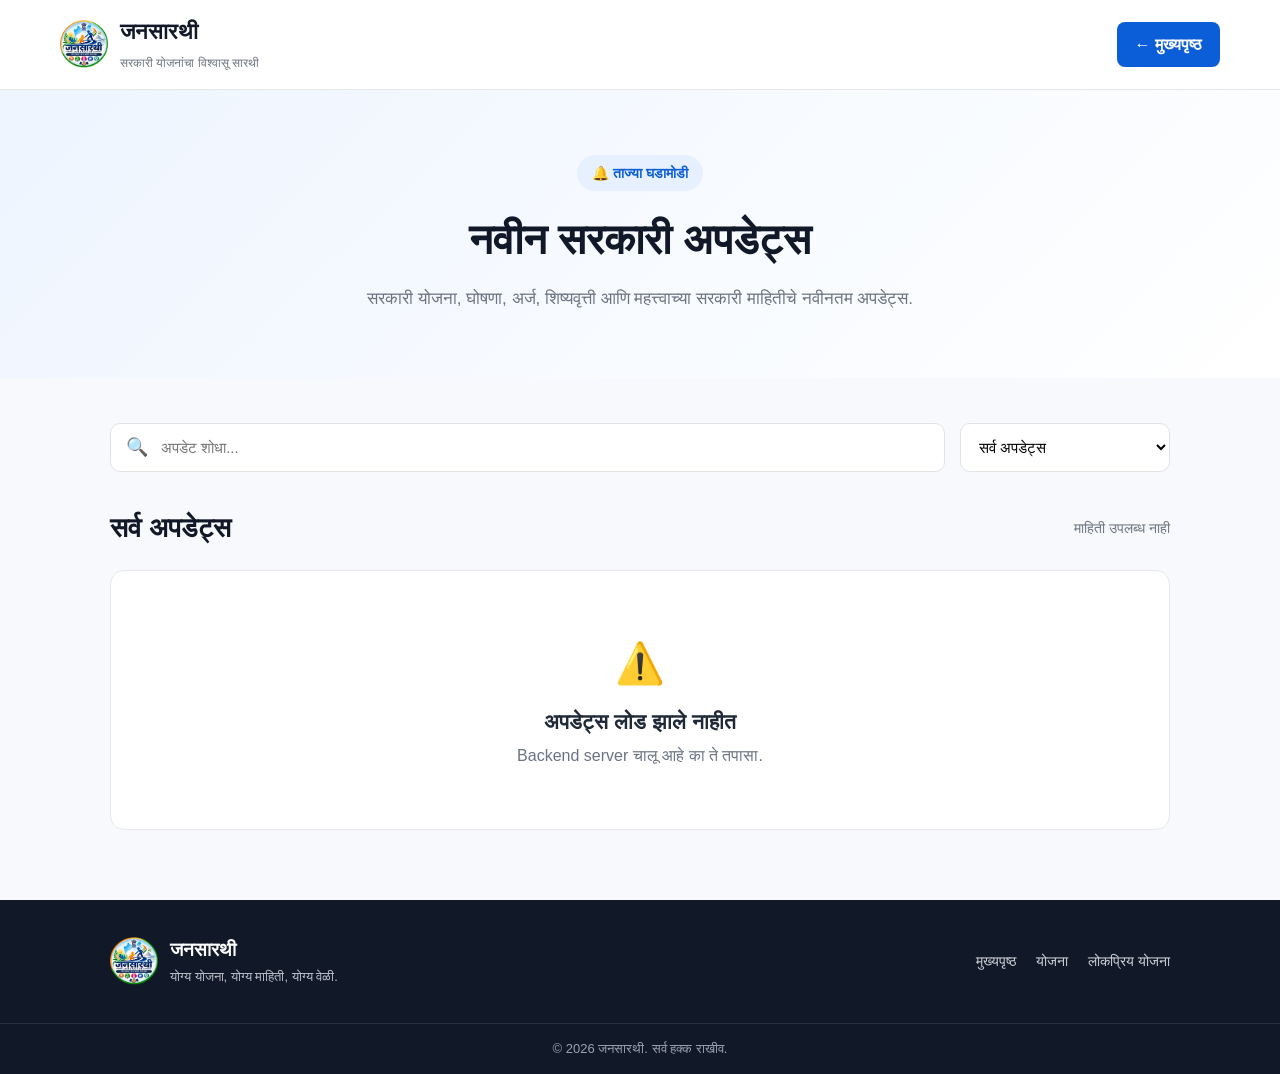
<file: updates.html>
<!DOCTYPE html>
<html lang="mr">
<head>
    <meta charset="UTF-8">
    <meta
        name="viewport"
        content="width=device-width, initial-scale=1.0">
    <title>
        नवीन अपडेट्स | जनसारथी
    </title>
    <link
        rel="stylesheet"
        href="updates.css">
</head>
<body>
    <header class="updates-navbar">
        <div class="updates-nav-container">
            <a href="index.html" class="updates-brand">
                <img
                    src="logo1.png"
                    alt="जनसारथी">
                <div>
                    <h2>जनसारथी</h2>
                    <small>
                        सरकारी योजनांचा विश्वासू सारथी
                    </small>
                </div>
            </a>
            <a
                href="index.html"
                class="back-home">
                ← मुख्यपृष्ठ
            </a>
        </div>
    </header>
    <section class="updates-hero">
        <div class="updates-hero-content">
            <span>
                🔔 ताज्या घडामोडी
            </span>
            <h1>
                नवीन सरकारी अपडेट्स
            </h1>
            <p>
                सरकारी योजना, घोषणा, अर्ज, शिष्यवृत्ती
                आणि महत्त्वाच्या सरकारी माहितीचे नवीनतम अपडेट्स.
            </p>
        </div>
    </section>
    <main class="updates-main">
        <div class="updates-controls">
            <div class="update-search">
                <span>🔍</span>
                <input
                    type="text"
                    id="updateSearch"
                    placeholder="अपडेट शोधा..."
                    autocomplete="off">
            </div>
            <div class="update-filter">
                <select id="updateFilter">
                    <option value="सर्व">
                        सर्व अपडेट्स
                    </option>
                    <option value="योजना">
                        योजना
                    </option>
                    <option value="शिष्यवृत्ती">
                        शिष्यवृत्ती
                    </option>
                    <option value="अर्ज">
                        अर्ज
                    </option>
                    <option value="रोजगार">
                        रोजगार
                    </option>
                    <option value="परीक्षा">
                        परीक्षा
                    </option>
                    <option value="शासन निर्णय">
                        शासन निर्णय
                    </option>
                    <option value="इतर">
                        इतर
                    </option>
                </select>
            </div>
        </div>
        <div class="updates-top">
            <h2>
                सर्व अपडेट्स
            </h2>
            <span id="updateCount">
                अपडेट्स लोड होत आहेत...
            </span>
        </div>
        <div
            id="allUpdatesContainer"
            class="all-updates">
            <div class="updates-loading">
                <div class="spinner"></div>
                <p>
                    अपडेट्स लोड होत आहेत...
                </p>
            </div>
        </div>
        <div
            id="noUpdates"
            class="no-updates"
            style="display:none;">
            <div>
                🔎
            </div>
            <h3>
                कोणतेही अपडेट सापडले नाही
            </h3>
            <p>
                दुसरा शब्द किंवा category वापरून पहा.
            </p>
        </div>
    </main>
    <footer>
        <div class="footer-content">
            <div class="footer-logo">
                <img
                    src="logo1.png"
                    alt="जनसारथी">
                <div>
                    <h3>
                        जनसारथी
                    </h3>
                    <p>
                        योग्य योजना, योग्य माहिती,
                        योग्य वेळी.
                    </p>
                </div>
            </div>
            <div class="footer-links">
                <a href="index.html">
                    मुख्यपृष्ठ
                </a>
                <a href="index.html#categories">
                    योजना
                </a>
                <a href="index.html#schemes">
                    लोकप्रिय योजना
                </a>
            </div>
        </div>
        <div class="copyright">
            © 2026 जनसारथी. सर्व हक्क राखीव.
        </div>
    </footer>
    <script src="updates.js"></script>
</body>
</html>
</file>
<file: style.css>
* {
    margin: 0;
    padding: 0;
    box-sizing: border-box;
}

html {
    scroll-behavior: smooth;
}

body {
    font-family:
        "Noto Sans Devanagari",
        "Mangal",
        Arial,
        sans-serif;
    background: #f7f9fc;
    color: #172033;
    line-height: 1.6;
}

button,
input {
    font-family: inherit;
}

.navbar {
    position: sticky;
    top: 0;
    z-index: 1000;
    background: rgba(255,255,255,.97);
    border-bottom: 1px solid #e8edf3;
    backdrop-filter: blur(10px);
}

.nav-container {
    width: 90%;
    max-width: 1250px;
    min-height: 78px;
    margin: auto;
    display: flex;
    align-items: center;
    justify-content: space-between;
    gap: 20px;
}

.brand {
    display: flex;
    align-items: center;
    gap: 10px;
    text-decoration: none;
    color: #123c69;
    flex-shrink: 0;
}

.brand img {
    width: 50px;
    height: 50px;
    object-fit: contain;
    border-radius: 50%;
}

.brand h2 {
    font-size: 21px;
}

.brand small {
    display: block;
    color: #7c8796;
    font-size: 8px;
}

.header-search {
    flex: 1;
    max-width: 430px;
    display: flex;
    align-items: center;
    background: #f5f8fc;
    border: 1px solid #e1e7ef;
    border-radius: 9px;
    overflow: hidden;
}

.header-search input {
    flex: 1;
    width: 100%;
    border: none;
    outline: none;
    background: transparent;
    padding: 11px 14px;
    font-size: 13px;
    color: #333;
}

.header-search input::placeholder {
    color: #8a94a3;
}

.header-search button {
    width: 45px;
    height: 42px;
    border: none;
    background: #1264b0;
    color: white;
    cursor: pointer;
    font-size: 16px;
    transition: .3s;
}

.header-search button:hover {
    background: #073b78;
}
nav {
    display: flex;
    gap: 15px;
    align-items: center;
}

nav a {
    text-decoration: none;
    color: #465366;
    font-size: 13px;
    font-weight: 500;
    transition: .3s;
    white-space: nowrap;
}

nav a:hover,
nav a.active {
    color: #1264b0;
}

nav .register-btn,
nav .login-btn {
    padding: 9px 15px;
    border-radius: 7px;
}

nav .register-btn {
    border: 1px solid #1264b0;
    color: #1264b0;
}

nav .register-btn:hover {
    background: #1264b0;
    color: white;
}

nav .login-btn {
    background: #1264b0;
    color: white;
}

nav .login-btn:hover {
    background: #073b78;
}

.menu-button {
    display: none;
    border: none;
    background: transparent;
    font-size: 26px;
    cursor: pointer;
}
.hero {
    width: 100%;
    background: #f7f9fc;
    overflow: hidden;
}

.image-slider {
    width: 100%;
    height: 380px;
    aspect-ratio: 16 / 9;
    position: relative;
    overflow: hidden;
    background: #eaf0f6;
}

.slide {
    position: absolute;
    inset: 0;
    width: 100%;
    height: 100%;
    opacity: 0;
    visibility: hidden;
    transition:
        opacity .6s ease,
        visibility .6s ease;
}

.slide.active {
    opacity: 1;
    visibility: visible;
}

.slide img {
    width: 100%;
    height: 95%;
    display: block;
    object-fit: contain;
    object-position: center;
}

.slider-prev,
.slider-next {
    position: absolute;
    top: 50%;
    transform: translateY(-50%);
    width: 45px;
    height: 45px;
    border: none;
    border-radius: 50%;
    background: rgba(0,0,0,.45);
    color: white;
    cursor: pointer;
    z-index: 5;
    font-size: 20px;
    display: flex;
    align-items: center;
    justify-content: center;
    transition: .3s;
}

.slider-prev:hover,
.slider-next:hover {
    background: rgba(0,0,0,.7);
}

.slider-prev {
    left: 25px;
}

.slider-next {
    right: 25px;
}


.slider-dots {
    position: absolute;
    bottom: 18px;
    left: 50%;
    transform: translateX(-50%);
    display: flex;
    align-items: center;
    gap: 8px;
    z-index: 5;
}

.slider-dot {
    width: 9px;
    height: 9px;
    padding: 0;
    border: none;
    border-radius: 50%;
    background: rgba(255,255,255,.6);
    cursor: pointer;
    transition: .3s;
}

.slider-dot.active {
    width: 25px;
    border-radius: 10px;
    background: white;
}

.stats {
    width: 90%;
    max-width: 1150px;
    margin: -35px auto 0;
    position: relative;
    z-index: 5;
    background: white;
    border-radius: 15px;
    padding: 25px;
    display: grid;
    grid-template-columns: repeat(4, 1fr);
    box-shadow: 0 15px 40px rgba(18,60,105,.08);
}

.stat {
    display: flex;
    align-items: center;
    justify-content: center;
    gap: 15px;
    border-right: 1px solid #edf0f4;
}

.stat:last-child {
    border-right: none;
}

.stat > div {
    width: 48px;
    height: 48px;
    display: flex;
    align-items: center;
    justify-content: center;
    background: #f0f6ff;
    border-radius: 12px;
    font-size: 22px;
}

.stat h2 {
    color: #123c69;
    font-size: 24px;
}

.stat p {
    color: #7c8796;
    font-size: 12px;
}

.section {
    width: 90%;
    max-width: 1250px;
    margin: auto;
    padding: 100px 0;
}

.heading {
    text-align: center;
    margin-bottom: 45px;
}

.heading > span,
.eligibility > div > span {
    color: #1264b0;
    font-size: 13px;
    font-weight: 700;
}

.heading h2 {
    font-size: 34px;
    color: #172033;
    margin-top: 5px;
}

.heading p {
    color: #7c8796;
    font-size: 14px;
    margin-top: 8px;
}
.category-grid {
    display: grid;
    grid-template-columns: repeat(3, 1fr);
    gap: 20px;
}

.category {
    background: white;
    border: 1px solid #edf0f5;
    border-radius: 15px;
    padding: 28px;
    transition: .3s;
    cursor: pointer;
}

.category:hover {
    transform: translateY(-7px);
    box-shadow: 0 18px 35px rgba(18,60,105,.10);
    border-color: #d6e8fb;
}

.category-icon {
    width: 58px;
    height: 58px;
    background: #eef6ff;
    border-radius: 14px;
    display: flex;
    align-items: center;
    justify-content: center;
    font-size: 27px;
    margin-bottom: 18px;
}

.category h3 {
    font-size: 19px;
    margin-bottom: 7px;
}

.category p {
    color: #7c8796;
    font-size: 13px;
    min-height: 42px;
}

.category a {
    display: inline-block;
    margin-top: 16px;
    text-decoration: none;
    color: #1264b0;
    font-size: 13px;
    font-weight: 600;
}

.schemes {
    background: #f0f5fa;
    padding: 90px 5%;
}

.schemes .heading {
    max-width: 1250px;
    margin-left: auto;
    margin-right: auto;
}

.scheme-grid {
    max-width: 1250px;
    margin: auto;
    display: grid;
    grid-template-columns: repeat(3, 1fr);
    gap: 22px;
}

.scheme-card {
    background: white;
    border-radius: 15px;
    padding: 26px;
    border: 1px solid #e7edf4;
    transition: .3s;
}

.scheme-card:hover {
    transform: translateY(-6px);
    box-shadow: 0 18px 35px rgba(18,60,105,.10);
}

.tags {
    display: flex;
    gap: 7px;
    margin-bottom: 17px;
    flex-wrap: wrap;
}

.tags span {
    background: #edf6ff;
    color: #1264b0;
    font-size: 10px;
    padding: 5px 9px;
    border-radius: 15px;
}

.scheme-card h3 {
    font-size: 20px;
    color: #172033;
    margin-bottom: 10px;
}

.scheme-card > p {
    color: #7c8796;
    font-size: 13px;
    min-height: 62px;
}

.scheme-details {
    display: grid;
    grid-template-columns: 1fr 1fr;
    border-top: 1px solid #edf0f4;
    border-bottom: 1px solid #edf0f4;
    margin: 18px 0;
}

.scheme-details > div {
    padding: 13px 5px;
}

.scheme-details > div:first-child {
    border-right: 1px solid #edf0f4;
}

.scheme-details small {
    display: block;
    color: #909aaa;
    font-size: 10px;
}

.scheme-details b {
    font-size: 12px;
    color: #1264b0;
}

.details {
    width: 100%;
    padding: 11px;
    border: none;
    border-radius: 8px;
    background: #1264b0;
    color: white;
    cursor: pointer;
    font-size: 13px;
    transition: .3s;
}

.details:hover {
    background: #073b78;
}

.no-results {
    display: none;
    text-align: center;
    padding: 35px;
    color: #777;
}

.eligibility {
    width: 90%;
    max-width: 1150px;
    margin: 90px auto;
    min-height: 330px;
    padding: 55px;
    border-radius: 22px;
    background:
        linear-gradient(
            120deg,
            #073b78,
            #1264b0
        );
    color: white;
    display: flex;
    align-items: center;
    justify-content: space-between;
    overflow: hidden;
}

.eligibility > div:first-child {
    max-width: 600px;
}

.eligibility > div > span {
    color: #ffd15c;
}

.eligibility h2 {
    font-size: 34px;
    margin: 8px 0 12px;
}

.eligibility p {
    color: #d9e8f8;
    font-size: 14px;
}

.eligibility button {
    margin-top: 22px;
    border: none;
    padding: 13px 22px;
    border-radius: 8px;
    background: #f5ad20;
    color: white;
    cursor: pointer;
    font-weight: 600;
}

.eligibility-visual {
    width: 350px;
    height: 240px;
    position: relative;
    display: flex;
    align-items: center;
    justify-content: center;
}

.person {
    font-size: 105px;
}

.check {
    position: absolute;
    background: white;
    color: #24415f;
    padding: 9px 14px;
    border-radius: 8px;
    font-size: 11px;
    box-shadow: 0 10px 20px rgba(0,0,0,.15);
}

.c1 {
    top: 10px;
    left: 5px;
}

.c2 {
    right: 0;
    top: 80px;
}

.c3 {
    bottom: 5px;
    left: 30px;
}

/* =========================
   UPDATES
========================= */

.updates {
    display: grid;
    grid-template-columns: repeat(3, 1fr);
    gap: 22px;
}

.updates article {
    background: white;
    padding: 27px;
    border-radius: 15px;
    border: 1px solid #edf0f5;
    transition: .3s;
}

.updates article:hover {
    transform: translateY(-5px);
    box-shadow: 0 15px 30px rgba(18,60,105,.08);
}

.updates article > span {
    display: inline-block;
    color: #1264b0;
    background: #eef6ff;
    padding: 5px 10px;
    border-radius: 15px;
    font-size: 10px;
}

.updates small {
    display: block;
    color: #969fad;
    font-size: 11px;
    margin-top: 15px;
}

.updates h3 {
    margin: 8px 0 17px;
    font-size: 18px;
}

.updates a {
    color: #1264b0;
    text-decoration: none;
    font-size: 12px;
    font-weight: 600;
}

.cta {
    text-align: center;
    background: #eaf3fc;
    padding: 75px 20px;
}

.cta h2 {
    color: #123c69;
    font-size: 31px;
}

.cta p {
    color: #697586;
    margin: 10px auto 25px;
    font-size: 14px;
}

.cta button {
    border: none;
    background: #1264b0;
    color: white;
    padding: 13px 25px;
    border-radius: 8px;
    cursor: pointer;
}

/* =========================
   FOOTER
========================= */

footer {
    background: #10283f;
    color: white;
}

.footer-container {
    width: 90%;
    max-width: 1250px;
    margin: auto;
    padding: 65px 0;
    display: grid;
    grid-template-columns: 1.4fr 1fr 1fr 1.4fr;
    gap: 40px;
}

.footer-brand img {
    width: 55px;
    height: 55px;
    object-fit: contain;
    border-radius: 50%;
    margin-bottom: 8px;
}

.footer-container h2 {
    font-size: 22px;
}

.footer-container h3 {
    font-size: 15px;
    margin-bottom: 15px;
}

.footer-container p {
    color: #b8c6d5;
    font-size: 12px;
}

.footer-container a {
    display: block;
    color: #b8c6d5;
    text-decoration: none;
    font-size: 12px;
    margin-bottom: 9px;
    transition: .3s;
}

.footer-container a:hover {
    color: white;
}

.copyright {
    border-top: 1px solid rgba(255,255,255,.1);
    text-align: center;
    padding: 18px;
    color: #aebdcb;
    font-size: 11px;
}

@media (max-width: 950px) {

    .nav-container {
        gap: 12px;
    }

    .header-search {
        max-width: 300px;
    }

    nav {
        gap: 8px;
    }

    nav a {
        font-size: 12px;
    }

    .category-grid,
    .scheme-grid,
    .updates {
        grid-template-columns: repeat(2, 1fr);
    }

    .footer-container {
        grid-template-columns: repeat(2, 1fr);
    }
}

@media (max-width: 768px) {

    .nav-container {
        min-height: 70px;
    }

    .header-search {
        max-width: none;
        flex: 1;
    }

    .menu-button {
        display: block;
        color: #123c69;
    }

    nav {
        position: absolute;
        top: 70px;
        left: 0;
        width: 100%;
        background: white;
        display: none;
        flex-direction: column;
        align-items: flex-start;
        gap: 0;
        padding: 10px 5%;
        box-shadow: 0 12px 25px rgba(0,0,0,.08);
    }

    nav.show {
        display: flex;
    }

    nav a {
        width: 100%;
        padding: 12px 0;
        border-bottom: 1px solid #f0f2f5;
    }

    nav .register-btn,
    nav .login-btn {
        padding: 12px 0;
        border-radius: 0;
        background: transparent;
        color: #465366;
        border: none;
    }

    nav .register-btn:hover,
    nav .login-btn:hover {
        background: transparent;
        color: #1264b0;
    }

    .slider-prev,
    .slider-next {
        width: 40px;
        height: 40px;
        font-size: 17px;
    }

    .slider-prev {
        left: 15px;
    }

    .slider-next {
        right: 15px;
    }

    .stats {
        grid-template-columns: repeat(2, 1fr);
        gap: 20px;
    }

    .stat {
        border-right: none;
    }

    .section {
        padding: 70px 0;
    }

    .eligibility {
        flex-direction: column;
        text-align: center;
        padding: 40px 25px;
        gap: 30px;
    }

    .eligibility-visual {
        width: 100%;
    }

    .contact-container {
        grid-template-columns: 1fr;
    }

    .contact-row {
        grid-template-columns: 1fr;
    }

    .contact-info,
    .contact-form {
        padding: 25px;
    }
}

@media (max-width: 550px) {

    .brand small {
        display: none;
    }

    .brand h2 {
        font-size: 18px;
    }

    .brand img {
        width: 43px;
        height: 43px;
    }

    .header-search {
        max-width: none;
    }

    .header-search input {
        padding: 9px 10px;
        font-size: 12px;
    }

    .header-search button {
        width: 40px;
        height: 38px;
    }

    .image-slider {
        height: 250px;
    }

    .slider-prev,
    .slider-next {
        width: 34px;
        height: 34px;
        font-size: 14px;
    }

    .slider-prev {
        left: 10px;
    }

    .slider-next {
        right: 10px;
    }

    .slider-dots {
        bottom: 10px;
    }

    .slider-dot {
        width: 7px;
        height: 7px;
    }

    .slider-dot.active {
        width: 20px;
    }

    .stats {
        margin-top: -20px;
        padding: 18px;
    }

    .stat h2 {
        font-size: 20px;
    }

    .category-grid,
    .scheme-grid,
    .updates {
        grid-template-columns: 1fr;
    }

    .heading h2 {
        font-size: 27px;
    }

    .eligibility h2 {
        font-size: 27px;
    }

    .eligibility-visual {
        transform: scale(.9);
    }

    .cta h2 {
        font-size: 25px;
    }

    .footer-container {
        grid-template-columns: 1fr;
    }

    footer {
        display: block !important;
        width: 100%;
        height: auto;
        visibility: visible;
    }

    .footer-container {
        display: grid;
        grid-template-columns: 1fr;
        width: 90%;
        margin: auto;
    }
}

.breadcrumb {
    background: #f1f5f9;
    padding: 15px 5%;
}

.breadcrumb > div {
    max-width: 1250px;
    margin: auto;
    display: flex;
    gap: 10px;
    align-items: center;
    font-size: 12px;
}

.breadcrumb a {
    color: #1264b0;
    text-decoration: none;
}

.breadcrumb span {
    color: #7c8796;
}

.details-page {
    width: 90%;
    max-width: 1150px;
    margin: auto;
    padding: 55px 0 90px;
}

.scheme-header {
    background:
        linear-gradient(
            120deg,
            #073b78,
            #1264b0
        );
    color: white;
    border-radius: 20px;
    padding: 40px;
    display: flex;
    align-items: center;
    gap: 25px;
}

.scheme-header-icon {
    width: 90px;
    height: 90px;
    background: rgba(255,255,255,.12);
    border-radius: 18px;
    display: flex;
    align-items: center;
    justify-content: center;
    font-size: 45px;
}

.details-category {
    display: inline-block;
    background: rgba(255,255,255,.15);
    padding: 5px 12px;
    border-radius: 20px;
    font-size: 11px;
}

.scheme-header h1 {
    font-size: 35px;
    margin: 8px 0;
}

.scheme-header p {
    color: #dcecff;
    font-size: 14px;
}

.last-update {
    margin: 18px 0;
    background: white;
    border: 1px solid #e7edf4;
    border-radius: 10px;
    padding: 14px 18px;
    font-size: 12px;
    color: #697586;
}

.last-update strong {
    color: #1264b0;
    margin-left: 5px;
}

.details-layout {
    display: grid;
    grid-template-columns: 1fr 330px;
    gap: 25px;
}

.detail-box {
    background: white;
    border: 1px solid #e7edf4;
    border-radius: 15px;
    padding: 28px;
    margin-bottom: 20px;
}

.detail-box h2 {
    font-size: 20px;
    color: #123c69;
    margin-bottom: 17px;
}

.detail-box > p {
    color: #697586;
    font-size: 14px;
    line-height: 1.9;
}

.detail-box ul {
    list-style: none;
}

.detail-box li {
    position: relative;
    padding: 10px 0 10px 27px;
    color: #4c5869;
    font-size: 13px;
    border-bottom: 1px solid #f0f2f5;
}

.detail-box li:last-child {
    border-bottom: none;
}

.detail-box li::before {
    content: "✓";
    position: absolute;
    left: 0;
    top: 9px;
    width: 19px;
    height: 19px;
    border-radius: 50%;
    background: #eaf4ff;
    color: #1264b0;
    display: flex;
    align-items: center;
    justify-content: center;
    font-size: 11px;
    font-weight: bold;
}

.process-step {
    display: flex;
    gap: 15px;
    align-items: center;
    padding: 13px 0;
    border-bottom: 1px solid #f0f2f5;
}

.process-step:last-child {
    border-bottom: none;
}

.step-number {
    min-width: 34px;
    height: 34px;
    border-radius: 50%;
    background: #1264b0;
    color: white;
    display: flex;
    align-items: center;
    justify-content: center;
    font-size: 13px;
    font-weight: bold;
}

.process-step p {
    font-size: 13px;
    color: #596576;
}

.details-sidebar > div {
    background: white;
    border: 1px solid #e7edf4;
    border-radius: 15px;
    padding: 23px;
    margin-bottom: 18px;
}

.details-sidebar h3 {
    color: #123c69;
    font-size: 17px;
    margin-bottom: 10px;
}

.apply-box p {
    color: #7c8796;
    font-size: 12px;
    margin-bottom: 17px;
}

.apply-box a {
    display: block;
    text-align: center;
    padding: 12px;
    border-radius: 8px;
    background: #1264b0;
    color: white;
    text-decoration: none;
    font-size: 12px;
    transition: .3s;
}

.apply-box a:hover {
    background: #073b78;
}

.quick-info > div {
    padding: 12px 0;
    border-bottom: 1px solid #edf0f4;
}

.quick-info > div:last-child {
    border-bottom: none;
}

.quick-info span {
    display: block;
    color: #909aaa;
    font-size: 10px;
}

.quick-info strong {
    color: #34455b;
    font-size: 12px;
}

.help-box {
    background: #fff9e8 !important;
    border-color: #f4e4ad !important;
}

.help-box > div {
    font-size: 25px;
    margin-bottom: 5px;
}

.help-box p {
    color: #776b4a;
    font-size: 12px;
    line-height: 1.7;
}

@media (max-width: 850px) {

    .details-layout {
        grid-template-columns: 1fr;
    }

    .details-sidebar {
        display: grid;
        grid-template-columns: repeat(2, 1fr);
        gap: 18px;
    }

    .details-sidebar > div {
        margin-bottom: 0;
    }
}

@media (max-width: 650px) {

    .details-page {
        width: 92%;
        padding-top: 30px;
    }

    .scheme-header {
        padding: 25px;
        flex-direction: column;
        text-align: center;
    }

    .scheme-header h1 {
        font-size: 27px;
    }

    .scheme-header-icon {
        width: 75px;
        height: 75px;
        font-size: 35px;
    }

    .details-sidebar {
        display: block;
    }

    .details-sidebar > div {
        margin-bottom: 18px;
    }

    .detail-box {
        padding: 22px;
    }
}

/* =========================
   ELIGIBILITY MODAL
========================= */

.eligibility-modal {
    display: none;
    position: fixed;
    inset: 0;
    background: rgba(0, 0, 0, 0.65);
    z-index: 9999;
    padding: 25px;
    overflow-y: auto;
}

.eligibility-modal.show {
    display: flex;
    align-items: center;
    justify-content: center;
}

.eligibility-box {
    width: 100%;
    max-width: 700px;
    background: #ffffff;
    border-radius: 20px;
    padding: 30px;
    position: relative;
    box-shadow: 0 20px 60px rgba(0,0,0,0.25);
    animation: eligibilityPopup 0.3s ease;
}

@keyframes eligibilityPopup {
    from {
        opacity: 0;
        transform: translateY(30px) scale(0.95);
    }

    to {
        opacity: 1;
        transform: translateY(0) scale(1);
    }
}

.close-eligibility {
    position: absolute;
    right: 18px;
    top: 15px;
    border: none;
    background: #f1f1f1;
    width: 38px;
    height: 38px;
    border-radius: 50%;
    font-size: 25px;
    cursor: pointer;
}

.eligibility-header {
    text-align: center;
    margin-bottom: 25px;
}

.eligibility-icon {
    font-size: 45px;
    margin-bottom: 8px;
}

.eligibility-header h2 {
    margin: 0;
    font-size: 28px;
}

.eligibility-header p {
    color: #666;
    margin-top: 8px;
}

.eligibility-grid {
    display: grid;
    grid-template-columns: 1fr 1fr;
    gap: 18px;
}

.eligibility-field {
    display: flex;
    flex-direction: column;
    gap: 7px;
}

.eligibility-field label {
    font-weight: 600;
    font-size: 15px;
}

.eligibility-field input,
.eligibility-field select {
    width: 100%;
    padding: 13px;
    border: 1px solid #ddd;
    border-radius: 10px;
    font-size: 15px;
    outline: none;
    box-sizing: border-box;
}

.eligibility-field input:focus,
.eligibility-field select:focus {
    border-color: #2563eb;
}

.eligibility-submit {
    width: 100%;
    margin-top: 25px;
    padding: 14px;
    border: none;
    border-radius: 10px;
    background: #2563eb;
    color: white;
    font-size: 16px;
    font-weight: 600;
    cursor: pointer;
}

.eligibility-submit:hover {
    opacity: 0.9;
}

.eligibility-results {
    margin-top: 25px;
}

.eligibility-result-title {
    font-size: 20px;
    margin-bottom: 15px;
}

.eligibility-result-card {
    border: 1px solid #e5e5e5;
    border-radius: 12px;
    padding: 16px;
    margin-bottom: 12px;
    background: #fafafa;
}

.eligibility-result-card h3 {
    margin: 0 0 7px;
    font-size: 18px;
}

.eligibility-result-card p {
    margin: 0;
    color: #666;
    font-size: 14px;
}

.eligibility-view-btn {
    display: inline-block;
    margin-top: 12px;
    padding: 9px 15px;
    border-radius: 8px;
    background: #2563eb;
    color: white;
    text-decoration: none;
    font-size: 14px;
}

.no-eligible-result {
    text-align: center;
    padding: 20px;
    background: #f8f8f8;
    border-radius: 12px;
    color: #666;
}

@media (max-width: 600px) {

    .eligibility-modal {
        padding: 12px;
    }

    .eligibility-box {
        padding: 22px 17px;
    }

    .eligibility-grid {
        grid-template-columns: 1fr;
    }

    .eligibility-header h2 {
        font-size: 23px;
    }
}

.contact-section {
    padding: 80px 20px;
    background: #f7f9fc;
}

.contact-container {
    max-width: 1050px;
    margin: 40px auto 0;
    display: grid;
    grid-template-columns: 0.8fr 1.2fr;
    gap: 30px;
}

.contact-info {
    background: #0b5ed7;
    color: #ffffff;
    padding: 40px 35px;
    border-radius: 18px;
}

.contact-info-icon {
    width: 58px;
    height: 58px;
    display: flex;
    align-items: center;
    justify-content: center;
    background: rgba(255,255,255,0.15);
    border-radius: 14px;
    font-size: 27px;
    margin-bottom: 20px;
}

.contact-info h3 {
    font-size: 25px;
    margin-bottom: 12px;
}

.contact-info p {
    color: rgba(255,255,255,0.88);
    margin-bottom: 25px;
}

.contact-point {
    margin-top: 15px;
    padding: 12px;
    background: rgba(255,255,255,0.10);
    border-radius: 8px;
}

.contact-form {
    background: #ffffff;
    padding: 35px;
    border-radius: 18px;
    border: 1px solid #e5e7eb;
    box-shadow: 0 8px 25px rgba(0,0,0,0.05);
}

.contact-row {
    display: grid;
    grid-template-columns: 1fr 1fr;
    gap: 18px;
}

.contact-field {
    margin-bottom: 20px;
}

.contact-field label {
    display: block;
    font-size: 14px;
    font-weight: 600;
    margin-bottom: 7px;
    color: #374151;
}

.contact-field input,
.contact-field select,
.contact-field textarea {
    width: 100%;
    padding: 13px 14px;
    border: 1px solid #d9dee5;
    border-radius: 9px;
    outline: none;
    font-size: 15px;
    font-family: inherit;
    background: #ffffff;
    transition: 0.2s;
}

.contact-field textarea {
    resize: vertical;
}

.contact-field input:focus,
.contact-field select:focus,
.contact-field textarea:focus {
    border-color: #0b5ed7;
    box-shadow: 0 0 0 3px rgba(11,94,215,0.10);
}

.contact-submit {
    border: none;
    background: #0b5ed7;
    color: #ffffff;
    padding: 13px 24px;
    border-radius: 9px;
    font-size: 15px;
    font-weight: 600;
    cursor: pointer;
    transition: 0.3s;
}

.contact-submit:hover {
    transform: translateY(-2px);
    box-shadow: 0 7px 18px rgba(0,0,0,0.15);
}

.contact-result {
    margin-top: 15px;
    font-size: 14px;
    font-weight: 600;
}

@media (max-width: 768px) {

    .contact-container {
        grid-template-columns: 1fr;
    }

    .contact-row {
        grid-template-columns: 1fr;
    }

    .contact-info,
    .contact-form {
        padding: 25px;
    }
}
#chatbotFloatingButton {
    position: fixed;

    right: 25px;
    bottom: 25px;

    width: 60px;
    height: 60px;

    border: none;
    border-radius: 50%;

    background: linear-gradient(135deg, #015b93, #025687);
    color: white;

    font-size: 27px;

    cursor: pointer;

    box-shadow: 0 6px 20px rgba(0, 0, 0, 0.20);

    z-index: 999;

    display: flex;
    align-items: center;
    justify-content: center;

    transition: 0.3s;
}


#chatbotFloatingButton:hover {
    transform: scale(1.08);

    box-shadow: 0 8px 25px rgba(0, 0, 0, 0.25);
}
.jansaarthi-chatbot {
    position: fixed;

    right: 25px;
    bottom: 95px;

    width: 370px;
    max-width: calc(100vw - 30px);

    height: 500px;

    background: white;

    border-radius: 18px;

    overflow: hidden;

    box-shadow: 0 15px 45px rgba(0, 0, 0, 0.20);

    border: 1px solid #e5e7eb;

    z-index: 1000;

    display: none;

    flex-direction: column;
}

.jansaarthi-chatbot .chatbot-header {
    min-height: 65px;

    padding: 12px 16px;

    background: linear-gradient(135deg, #045788, #0370a7);

    color: white;

    display: flex;

    align-items: center;

    justify-content: space-between;
}


.jansaarthi-chatbot .chatbot-header strong {
    display: block;

    font-size: 16px;

    margin-bottom: 4px;
}


.jansaarthi-chatbot .chatbot-header small {
    display: block;

    font-size: 11px;

    opacity: 0.9;
}


.jansaarthi-chatbot .chatbot-header button {
    width: 32px;
    height: 32px;

    border: none;

    background: rgba(255, 255, 255, 0.15);

    color: white;

    border-radius: 50%;

    cursor: pointer;

    font-size: 16px;

    display: flex;
    align-items: center;
    justify-content: center;

    transition: 0.2s;
}


.jansaarthi-chatbot .chatbot-header button:hover {
    background: rgba(255, 255, 255, 0.30);
}
.jansaarthi-chatbot .chat-messages {
    flex: 1;

    padding: 16px;

    overflow-y: auto;

    background: #f7f9fc;
}


.jansaarthi-chatbot .bot-message,
.jansaarthi-chatbot .user-message {
    max-width: 82%;

    padding: 10px 13px;

    margin-bottom: 11px;

    border-radius: 13px;

    font-size: 13px;

    line-height: 1.55;

    word-wrap: break-word;
}


.jansaarthi-chatbot .bot-message {
    background: white;

    color: #333;

    border: 1px solid #e5e7eb;

    margin-right: auto;
}


.jansaarthi-chatbot .user-message {
    background: #078cd4;

    color: white;

    margin-left: auto;
}

.jansaarthi-chatbot .chat-input-area {
    min-height: 62px;

    padding: 10px;

    background: white;

    border-top: 1px solid #e5e7eb;

    display: flex;

    align-items: center;

    gap: 8px;
}


.jansaarthi-chatbot .chat-input-area input {
    flex: 1;

    min-width: 0;

    height: 42px;

    border: 1px solid #d1d5db;

    border-radius: 10px;

    padding: 0 12px;

    outline: none;

    font-size: 13px;

    color: #333;
}


.jansaarthi-chatbot .chat-input-area input:focus {
    border-color: #0379ac;

    box-shadow: 0 0 0 2px rgba(15, 157, 88, 0.10);
}


.jansaarthi-chatbot .chat-input-area button {
    width: 42px;
    height: 42px;

    flex-shrink: 0;

    border: none;

    border-radius: 10px;

    background: #04739c;

    color: white;

    font-size: 18px;

    cursor: pointer;

    transition: 0.2s;
}


.jansaarthi-chatbot .chat-input-area button:hover {
    background: #0582d0;

    transform: translateY(-1px);
}

@media (max-width: 600px) {

    #chatbotFloatingButton {
        width: 55px;
        height: 55px;

        right: 16px;
        bottom: 16px;

        font-size: 24px;
    }


    .jansaarthi-chatbot {
        right: 15px;
        bottom: 82px;

        width: calc(100vw - 30px);

        height: 470px;

        border-radius: 16px;
    }

}

@media (max-width: 400px) {

    .jansaarthi-chatbot {
        height: 440px;
    }


    .jansaarthi-chatbot .chat-messages {
        padding: 12px;
    }


    .jansaarthi-chatbot .bot-message,
    .jansaarthi-chatbot .user-message {
        max-width: 88%;

        font-size: 12px;
    }

}

.notification-button {
    position: relative;
    width: 42px;
    height: 42px;
    border: none;
    background: transparent;
    color: #164d65;
    font-size: 22px;
    cursor: pointer;

    display: flex;
    align-items: center;
    justify-content: center;

    border-radius: 50%;
    transition: 0.3s ease;
}

.notification-button:hover {
    background: #e8f5e9;
    transform: translateY(-1px);
}

.notification-count {
    position: absolute;
    top: 1px;
    right: 0;

    min-width: 18px;
    height: 18px;
    padding: 0 4px;

    background: #e53935;
    color: white;

    border-radius: 50%;
    border: 2px solid white;

    font-size: 10px;
    font-weight: 700;

    display: flex;
    align-items: center;
    justify-content: center;
}

.notification-box {
    position: fixed;

    top: 75px;
    right: 25px;

    width: 360px;
    max-width: calc(100vw - 30px);

    background: #ffffff;

    border: 1px solid #e5e7eb;
    border-radius: 14px;

    box-shadow: 0 12px 35px rgba(0, 0, 0, 0.15);

    display: none;

    flex-direction: column;

    overflow: hidden;

    z-index: 2000;
}

.notification-box.show {
    display: flex;
}


.notification-header {
    display: flex;
    align-items: center;
    justify-content: space-between;

    padding: 14px 16px;

    background: #f8fafc;

    border-bottom: 1px solid #e5e7eb;
}

.notification-header strong {
    font-size: 16px;
    color: #88c5eb;
}

.notification-header button {
    border: none;
    background: transparent;

    font-size: 18px;

    cursor: pointer;

    color: #555;
}

.notification-header button:hover {
    color: #e53935;
}

.notification-list {
    max-height: 360px;

    overflow-y: auto;

    padding: 10px;
}

.notification-item {
    padding: 12px;

    margin-bottom: 8px;

    background: #f8fafc;

    border-radius: 10px;

    cursor: pointer;

    transition: 0.2s ease;

    border-left: 3px solid #50e0ae;
}

.notification-item:hover {
    background: #f0fdf4;
    transform: translateX(2px);
}

.notification-item:last-child {
    margin-bottom: 0;
}

.notification-item-title {
    font-size: 14px;

    font-weight: 700;

    color: #83dde5;

    margin-bottom: 5px;
}

.notification-item-message {
    font-size: 13px;

    line-height: 1.5;

    color: #555;
}

.notification-item-time {
    margin-top: 6px;

    font-size: 11px;

    color: #888;
}

.no-notifications {
    text-align: center;

    padding: 25px 10px;

    color: #777;

    font-size: 13px;
}

@media (max-width: 768px) {

    .notification-box {
        top: 70px;
        right: 12px;

        width: calc(100vw - 24px);
    }

    .notification-button {
        width: 40px;
        height: 40px;

        font-size: 21px;
    }
}

.search-suggestions {
    position: fixed;
    display: none;
    width: 430px;
    max-width: calc(100vw - 30px);

    background: #ffffff;
    border: 1px solid #e5e7eb;
    border-radius: 12px;

    box-shadow: 0 10px 30px rgba(0, 0, 0, 0.14);

    overflow: hidden;
    z-index: 1800;
    padding: 6px 0;
}

.search-suggestions.show {
    display: block;
}

.search-suggestion {
    display: flex;
    align-items: center;

    padding: 12px 16px;

    font-size: 14px;
    font-weight: 500;
    color: #333;

    cursor: pointer;
    transition: all 0.2s ease;
}

.search-suggestion:hover {
    background: #f0fdf4;
    color: #9acbe7;
    padding-left: 20px;
}

.search-suggestion + .search-suggestion {
    border-top: 1px solid #f1f1f1;
}
@media (max-width: 768px) {

    .search-suggestions {
        width: calc(100vw - 30px);
        max-width: none;
        border-radius: 10px;
    }

    .search-suggestion {
        padding: 11px 14px;
        font-size: 13px;
    }

    .search-suggestion:hover {
        padding-left: 18px;
    }
}

.schemes-page-header {
    padding: 55px 6% 35px;
    background: linear-gradient(135deg, #f0fdf4, #ffffff);
    text-align: center;
}

.schemes-page-header h1 {
    margin: 12px 0 10px;
    font-size: 34px;
    color: #1bb9bc;
}

.schemes-page-header p {
    margin: 0;
    color: #666;
    font-size: 15px;
}

.section-tag {
    display: inline-block;
    color: #0dc2de;
    font-size: 13px;
    font-weight: 700;
    letter-spacing: 0.3px;
}

.schemes-filter-section {
    padding: 20px 6%;
    background: #ffffff;
}

.scheme-categories {
    display: flex;
    justify-content: center;
    gap: 10px;
    flex-wrap: wrap;
}

.scheme-category {
    border: 1px solid #d1d5db;
    background: #ffffff;
    color: #555;
    padding: 10px 17px;
    border-radius: 25px;
    cursor: pointer;
    font-size: 13px;
    transition: 0.25s ease;
}

.scheme-category:hover {
    border-color: #043c4e;
    color: #0d84bc;
    background: #f0fdf4;
}

.scheme-category.active {
    background: #0b7ea0;
    color: #ffffff;
    border-color: #14a3ca;
}

.schemes-section {
    padding: 35px 6% 70px;
    background: #f8fafc;
    min-height: 450px;
}

.section-heading {
    display: flex;
    align-items: end;
    justify-content: space-between;
    gap: 20px;
    margin-bottom: 25px;
}

.section-heading h2 {
    margin: 7px 0 0;
    color: #222;
    font-size: 26px;
}

#schemeCount {
    color: #777;
    font-size: 13px;
}

.scheme-loading {
    text-align: center;
    padding: 45px 15px;
    color: #777;
    font-size: 14px;
}

.scheme-grid {
    display: grid;
    grid-template-columns: repeat(3, minmax(0, 1fr));
    gap: 22px;
}

.scheme-card {
    background: #ffffff;
    border: 1px solid #e5e7eb;
    border-radius: 15px;
    overflow: hidden;
    transition: 0.25s ease;
}

.scheme-card:hover {
    transform: translateY(-5px);
    box-shadow: 0 12px 28px rgba(0, 0, 0, 0.10);
    border-color: #1489a0;
}

.scheme-card-content {
    padding: 22px;
}

.scheme-category-badge {
    display: inline-block;
    padding: 5px 10px;
    background: #ecfdf5;
    color: #1cadb1;
    border-radius: 20px;
    font-size: 11px;
    font-weight: 700;
}

.scheme-card h3 {
    margin: 14px 0 9px;
    font-size: 18px;
    line-height: 1.4;
    color: #07525f;
}

.scheme-card p {
    margin: 0 0 18px;
    color: #666;
    font-size: 13px;
    line-height: 1.6;
}

.scheme-view-btn {
    border: none;
    background: transparent;
    color: #11757c;
    font-size: 13px;
    font-weight: 700;
    cursor: pointer;
    padding: 0;
}

.scheme-view-btn:hover {
    color: #109ca6;
    text-decoration: underline;
}

.no-scheme-result {
    text-align: center;
    padding: 55px 15px;
    color: #666;
}

.no-scheme-result h3 {
    margin-bottom: 8px;
    color: #444;
}

.no-scheme-result p {
    font-size: 13px;
}

@media (max-width: 900px) {

    .scheme-grid {
        grid-template-columns: repeat(2, minmax(0, 1fr));
    }

}

@media (max-width: 600px) {

    .schemes-page-header {
        padding: 40px 20px 28px;
    }

    .schemes-page-header h1 {
        font-size: 26px;
    }

    .schemes-filter-section {
        padding: 16px 15px;
    }

    .scheme-categories {
        justify-content: flex-start;
    }

    .scheme-category {
        padding: 9px 13px;
        font-size: 12px;
    }

    .schemes-section {
        padding: 30px 15px 50px;
    }

    .section-heading {
        align-items: flex-start;
        flex-direction: column;
        gap: 8px;
    }

    .section-heading h2 {
        font-size: 23px;
    }

    .scheme-grid {
        grid-template-columns: 1fr;
        gap: 15px;
    }

}
.jansaarthi-process {
    padding: 75px 6%;
    background: #f5f9ff;
}

.jansaarthi-process .heading {
    text-align: center;
    margin-bottom: 45px;
}

.jansaarthi-process .heading span {
    color: #2563eb;
    font-size: 13px;
    font-weight: 700;
}

.jansaarthi-process .heading h2 {
    margin: 10px 0;
    color: #123b6d;
}

.jansaarthi-process .heading p {
    color: #64748b;
    font-size: 14px;
}

.process-grid {
    max-width: 1150px;
    margin: 0 auto;
    display: grid;
    grid-template-columns: repeat(4, 1fr);
    gap: 20px;
}

.process-card {
    position: relative;
    background: #ffffff;
    padding: 30px 22px;
    border-radius: 16px;
    text-align: center;
    border: 1px solid #dbeafe;
    transition: 0.3s ease;
}

.process-card:hover {
    transform: translateY(-7px);
    box-shadow: 0 12px 30px rgba(37, 99, 235, 0.12);
    border-color: #93c5fd;
}

.process-number {
    position: absolute;
    top: 14px;
    right: 16px;
    font-size: 12px;
    font-weight: 700;
    color: #2563eb;
}

.process-icon {
    width: 65px;
    height: 65px;
    margin: 5px auto 20px;
    border-radius: 50%;
    background: #eff6ff;
    display: flex;
    align-items: center;
    justify-content: center;
    font-size: 28px;
    border: 1px solid #dbeafe;
}

.process-card h3 {
    margin: 0 0 10px;
    font-size: 17px;
    color: #123b6d;
}

.process-card p {
    margin: 0;
    color: #64748b;
    font-size: 13px;
    line-height: 1.7;
}
@media (max-width: 900px) {

    .process-grid {
        grid-template-columns: repeat(2, 1fr);
    }

}


@media (max-width: 600px) {

    .jansaarthi-process {
        padding: 55px 15px;
    }

    .jansaarthi-process .heading {
        margin-bottom: 35px;
    }

    .jansaarthi-process .heading h2 {
        font-size: 24px;
    }

    .process-grid {
        grid-template-columns: 1fr;
        gap: 15px;
    }

    .process-card {
        padding: 28px 20px;
    }

}

.updates-more-wrapper {
    display: flex;
    justify-content: center;
    align-items: center;
    margin-top: 30px;
    width: 100%;
}

.updates-more-btn {
    border: none;
    background: #0866b3;
    color: white;
    padding: 12px 30px;
    border-radius: 8px;
    font-size: 16px;
    font-weight: 600;
    cursor: pointer;
    transition: all 0.25s ease;
}

.updates-more-btn:hover {
    transform: translateY(-2px);
    box-shadow: 0 6px 15px rgba(0, 0, 0, 0.15);
}

#updatesContainer:not(.show-all) > *:nth-child(n + 4) {
    display: none;
}

.updates-more-wrapper.hidden {
    display: none;
}
.chat-suggestions {
    display: flex;
    flex-direction: column;
    gap: 8px;
    margin-top: 12px;
    margin-bottom: 10px;
}

.chat-suggestions button {
    border: 1px solid #d9e2ec;
    background: #f8fafc;
    color: #1f2937;
    padding: 9px 12px;
    border-radius: 12px;
    font-size: 13px;
    text-align: left;
    cursor: pointer;
    transition: 0.2s ease;
}

.chat-suggestions button:hover {
    transform: translateY(-1px);
    background: #eef6ff;
    border-color: #2563eb;
}
/* AI Disclaimer Running Bar */
.ai-disclaimer-bar {
    width: 100%;
    overflow: hidden;
    background: #fff3cd;
    border-bottom: 1px solid #ffe69c;
    color: #664d03;
    padding: 9px 0;
    white-space: nowrap;
    position: relative;
}

.ai-disclaimer-track {
    display: inline-block;
    padding-left: 100%;
    animation: aiDisclaimerMove 22s linear infinite;
    font-size: 14px;
    font-weight: 500;
}

@keyframes aiDisclaimerMove {
    0% {
        transform: translateX(0);
    }

    100% {
        transform: translateX(-100%);
    }
}

.login-popup-overlay {
  position: fixed;
  inset: 0;
  background: rgba(0, 0, 0, 0.60);
  display: flex;
  align-items: center;
  justify-content: center;
  padding: 18px;
  z-index: 99999;
}

.login-popup {
  position: relative;
  width: 100%;
  max-width: 420px;
  background: #ffffff;
  color: #243328;
  padding: 32px 24px 26px;
  border-radius: 20px;
  text-align: center;
  box-shadow: 0 15px 50px rgba(0, 0, 0, 0.25);
  animation: popupAppear 0.25s ease-out;
}

.popup-icon {
  font-size: 42px;
  margin-bottom: 12px;
}

.login-popup h2 {
  color: #16834a;
  font-size: 23px;
  margin: 0 0 12px;
}

.login-popup p {
  line-height: 1.7;
  font-size: 15px;
}

.popup-tagline {
  font-weight: 600;
  color: #16834a;
}

.popup-close {
  position: absolute;
  right: 14px;
  top: 10px;
  border: none;
  background: transparent;
  font-size: 30px;
  cursor: pointer;
}

.popup-login-btn,
.popup-later-btn {
  width: 100%;
  padding: 13px;
  border-radius: 10px;
  font-size: 16px;
  cursor: pointer;
  margin-top: 10px;
}

.popup-login-btn {
  border: none;
  background: #16834a;
  color: white;
  font-weight: 600;
}

.popup-later-btn {
  border: 1px solid #16834a;
  background: white;
  color: #16834a;
}

@keyframes popupAppear {
  from {
    opacity: 0;
    transform: translateY(12px) scale(0.97);
  }
  to {
    opacity: 1;
    transform: translateY(0) scale(1);
  }
}

/* Homepage sign-in card for AI recommendations */
.ai-login-prompt {
    width: min(1100px, 90%);
    margin: 34px auto 18px;
}

#categories {
    padding-top: 36px;
}

.ai-login-card {
    display: grid;
    grid-template-columns: 64px minmax(0, 1fr) auto;
    align-items: center;
    gap: 22px;
    padding: 25px 30px;
    border: 1px solid #dfe9f3;
    border-radius: 18px;
    background: linear-gradient(115deg, #f0f6fd 0%, #ffffff 62%, #f6f9fd 100%);
    box-shadow: 0 12px 32px rgba(18, 60, 105, .08);
}

.ai-login-icon {
    display: grid;
    width: 60px;
    height: 60px;
    place-items: center;
    border-radius: 17px;
    background: #eaf3fc;
    color: #1264b0;
    font-size: 31px;
}

.ai-login-eyebrow {
    color: #1264b0;
    font-size: 12px;
    font-weight: 700;
    letter-spacing: .08em;
    text-transform: uppercase;
}

.ai-login-copy h2 {
    margin: 3px 0 5px;
    color: #173c56;
    font-size: clamp(19px, 2.5vw, 25px);
}

.ai-login-copy p {
    margin: 0;
    color: #586b78;
    font-size: 14px;
    line-height: 1.65;
}

.ai-login-button {
    display: inline-flex;
    min-height: 46px;
    align-items: center;
    justify-content: center;
    gap: 10px;
    padding: 11px 19px;
    border-radius: 9px;
    background: #1264b0;
    color: #fff;
    font-size: 14px;
    font-weight: 700;
    text-decoration: none;
    white-space: nowrap;
    transition: background .2s ease, transform .2s ease;
}

.ai-login-button:hover {
    transform: translateY(-1px);
    background: #073b78;
}

@media (max-width: 650px) {
    .ai-login-prompt { margin: 24px auto 12px; }
    #categories { padding-top: 28px; }
    .ai-login-card { grid-template-columns: 48px minmax(0, 1fr); gap: 14px; padding: 19px; }
    .ai-login-icon { width: 46px; height: 46px; border-radius: 13px; font-size: 24px; }
    .ai-login-button { grid-column: 1 / -1; width: 100%; }
}
</file>
<file: info-pages.css>
/* Keeps standalone information pages within JanSaarthi's existing blue style. */
.info-page-header .nav-container { max-width: 1250px; }
.info-page { min-height: 68vh; padding: 54px 20px 72px; background: #f7f9fc; }
.info-wrap { width: min(930px, 100%); margin: 0 auto; }
.info-back { display: inline-block; margin: 0 0 18px 2px; color: #1264b0; font-size: 14px; font-weight: 600; text-decoration: none; }
.info-back:hover { color: #073b78; }
.info-card { padding: clamp(24px, 5vw, 48px); border: 1px solid #edf0f5; border-radius: 15px; background: #fff; box-shadow: 0 15px 35px rgba(18,60,105,.08); }
.info-card h1 { margin: 0 0 12px; color: #123c69; font-size: clamp(28px, 4.5vw, 38px); line-height: 1.35; }
.info-card h2 { margin: 27px 0 8px; color: #1264b0; font-size: 19px; line-height: 1.5; }
.info-card p,.info-card li { color: #526071; font-size: 15px; line-height: 1.85; }
.info-card p { margin: 0 0 14px; }
.info-card ul { margin: 8px 0 16px; padding-left: 23px; }
.info-lead { margin-bottom: 23px !important; color: #596779 !important; font-size: 17px !important; }
.info-updated { margin: -4px 0 25px !important; color: #8792a0 !important; font-size: 12px !important; }
.info-actions { display: flex; flex-wrap: wrap; gap: 11px; margin-top: 28px; }
.info-button { display: inline-flex; min-height: 43px; align-items: center; justify-content: center; padding: 10px 18px; border: 1px solid #1264b0; border-radius: 7px; background: #1264b0; color: white; font-size: 14px; font-weight: 600; text-decoration: none; transition: background .2s ease; }
.info-button:hover { background: #073b78; }
.contact-layout { display: grid; grid-template-columns: .8fr 1.2fr; align-items: start; gap: 22px; margin-top: 24px; }
.contact-layout .contact-info,.contact-layout .contact-form { width: auto; min-width: 0; }
.info-card .contact-info { padding: 22px; border: 1px solid #1264b0; border-radius: 12px; background: #1264b0; color: #fff; }
.info-card .contact-info h3 { color: #fff; }
.info-card .contact-info p { color: rgba(255,255,255,.9); }
.info-card .contact-info-icon { background: rgba(255,255,255,.16); }
.info-card .contact-point { border: 1px solid rgba(255,255,255,.16); background: rgba(255,255,255,.1); color: #fff; }
.info-card .contact-form { padding: 22px; border: 1px solid #edf0f5; border-radius: 12px; background: #fff; }
.info-card .contact-field input:focus,.info-card .contact-field select:focus,.info-card .contact-field textarea:focus { border-color: #1264b0; box-shadow: 0 0 0 3px rgba(18,100,176,.12); }
.info-card .contact-submit { background: #1264b0; }
.info-card .contact-submit:hover { background: #073b78; }
.contact-privacy-note { margin: 15px 0 !important; color: #697586 !important; font-size: 12px !important; line-height: 1.65 !important; }
.contact-privacy-note a { color: #1264b0; font-weight: 600; }
@media (max-width: 768px) {
  .info-page-header .nav-container { flex-wrap: wrap; padding: 10px 0; }
  .info-page-header nav { position: static; display: flex; width: 100%; flex-direction: row; flex-wrap: wrap; justify-content: flex-start; gap: 4px 18px; padding: 8px 0 0; background: transparent; box-shadow: none; }
  .info-page-header nav a { width: auto; padding: 8px 0; border: 0; font-size: 12px; }
  .info-page { padding: 34px 14px 52px; }
  .contact-layout { grid-template-columns: 1fr; gap: 15px; }
  .info-card .contact-info,.info-card .contact-form { padding: 18px; }
}
@media (max-width: 420px) {
  .info-page-header .nav-container { width: 94%; }
  .info-card { padding: 24px 18px; }
  .info-actions { flex-direction: column; }
  .info-button { width: 100%; }
}
</file>
<file: dashboard.css>
/* =========================================================
   JANSAARTHI DASHBOARD
   Clean + Graphical + Responsive UI
========================================================= */

* {
    margin: 0;
    padding: 0;
    box-sizing: border-box;
}

html {
    scroll-behavior: smooth;
}

body {
    font-family: "Noto Sans Devanagari", "Segoe UI", Arial, sans-serif;
    background: #f4f8fb;
    color: #172033;
    line-height: 1.6;
}

button,
input,
textarea,
select {
    font-family: inherit;
}

button {
    cursor: pointer;
}


/* =========================================================
   HEADER
========================================================= */

.dashboard-header {
    width: 100%;
    min-height: 78px;

    background: linear-gradient(
        135deg,
        #036981 0%,
        #0797b8 55%,
        #3ebadc 100%
    );

    color: white;

    display: flex;
    align-items: center;
    justify-content: space-between;

    padding: 0 4%;

    position: sticky;
    top: 0;
    z-index: 1000;

    box-shadow:
        0 5px 25px rgba(3, 105, 129, 0.18);
}

.dashboard-feature-nav {
    position: sticky;
    top: 78px;
    z-index: 950;
    display: flex;
    align-items: center;
    gap: 9px;
    width: 100%;
    min-height: 58px;
    padding: 8px 4%;
    overflow-x: auto;
    border-bottom: 1px solid #e5edf2;
    background: rgba(255,255,255,.97);
    box-shadow: 0 5px 16px rgba(15,45,62,.07);
    scrollbar-width: thin;
    -webkit-overflow-scrolling: touch;
}

.dashboard-feature-nav .feature-nav-label {
    flex: 0 0 auto;
    margin-right: 3px;
    color: #687b8b;
    font-size: 12px;
    font-weight: 700;
}

.dashboard-feature-nav button {
    flex: 0 0 auto;
    min-height: 38px;
    padding: 8px 13px;
    border: 1px solid #dbe6eb;
    border-radius: 999px;
    background: #fff;
    color: #24485a;
    font: inherit;
    font-size: 12px;
    font-weight: 650;
    cursor: pointer;
    transition: border-color .18s ease,background .18s ease,color .18s ease;
}

.dashboard-feature-nav button:hover,
.dashboard-feature-nav button:focus-visible {
    border-color: #07819b;
    background: #eaf7fa;
    color: #05667d;
    outline: none;
}


/* Header left */

.header-left {
    display: flex;
    align-items: center;
}

.logo-area {
    display: flex;
    align-items: center;
    gap: 13px;
}

.dashboard-logo {
    width: 50px;
    height: 50px;

    object-fit: contain;

    background: white;
    border-radius: 12px;
    padding: 4px;

    box-shadow:
        0 4px 12px rgba(0, 0, 0, 0.12);
}

.logo-area h1 {
    font-size: 23px;
    font-weight: 800;
    line-height: 1.2;
}

.logo-area span {
    display: block;

    font-size: 11px;
    opacity: 0.9;

    margin-top: 3px;
}


/* Header right */

.header-right {
    display: flex;
    align-items: center;
    gap: 10px;
}


/* Notification */

.notification-btn {
    position: relative;

    width: 43px;
    height: 43px;

    border: none;
    border-radius: 50%;

    background: rgba(255, 255, 255, 0.15);

    color: white;

    font-size: 20px;

    transition: 0.25s ease;
}

.notification-btn:hover {
    background: rgba(255, 255, 255, 0.25);
    transform: translateY(-2px);
}

#notificationCount {
    position: absolute;

    top: -3px;
    right: -3px;

    min-width: 18px;
    height: 18px;

    padding: 0 4px;

    border-radius: 20px;

    background: #ef4444;
    color: white;

    font-size: 10px;
    font-weight: 800;

    display: flex;
    align-items: center;
    justify-content: center;
}


/* Profile */

.profile-btn {
    border: 1px solid rgba(255,255,255,0.35);

    background: rgba(255,255,255,0.12);

    color: white;

    padding: 9px 14px;

    border-radius: 10px;

    font-weight: 600;

    transition: 0.25s ease;
}

.profile-btn:hover {
    background: white;
    color: #036981;
}


/* Logout */

.logout-btn {
    border: none;

    background: rgba(220, 38, 38, 0.95);

    color: white;

    padding: 10px 16px;

    border-radius: 10px;

    font-weight: 700;

    transition: 0.25s ease;
}

.logout-btn:hover {
    background: #b91c1c;
    transform: translateY(-2px);
}


/* =========================================================
   NOTIFICATION PANEL
========================================================= */

.notification-panel {
    position: fixed;

    top: 88px;
    right: 4%;

    width: 350px;
    max-width: calc(100vw - 30px);

    background: white;

    border-radius: 16px;

    box-shadow:
        0 20px 50px rgba(15, 23, 42, 0.20);

    border: 1px solid #e2e8f0;

    z-index: 2000;

    overflow: hidden;
}

.notification-header {
    display: flex;
    justify-content: space-between;
    align-items: center;

    padding: 15px 18px;

    background: #f0f9fc;

    border-bottom: 1px solid #e5e7eb;
}

.notification-header h3 {
    font-size: 16px;
}

.notification-header button {
    border: none;
    background: transparent;

    font-size: 18px;
    color: #475569;
}

#notificationList {
    max-height: 350px;
    overflow-y: auto;
}

.empty-notification {
    padding: 30px 20px;

    text-align: center;

    color: #64748b;

    font-size: 14px;
}


/* =========================================================
   MAIN CONTAINER
========================================================= */

.dashboard-container {
    width: min(1200px, 92%);

    margin: auto;

    padding: 35px 0 65px;
}


/* =========================================================
   WELCOME HERO
========================================================= */

.welcome-section {
    position: relative;

    overflow: hidden;

    min-height: 180px;

    display: flex;
    align-items: center;

    padding: 38px;

    margin-bottom: 32px;

    border-radius: 24px;

    background:
        linear-gradient(
            135deg,
            #e4f7fc 0%,
            #ffffff 55%,
            #e9faff 100%
        );

    border: 1px solid #ccecf5;

    box-shadow:
        0 12px 35px rgba(3, 105, 129, 0.08);
}

.welcome-section::after {
    content: "🤖";

    position: absolute;

    right: 45px;
    bottom: -20px;

    font-size: 125px;

    opacity: 0.07;

    transform: rotate(-8deg);
}

.welcome-section h2 {
    position: relative;
    z-index: 2;

    font-size: 30px;

    margin-bottom: 8px;
}

.welcome-section h2 span {
    color: #087f9b;
}

.welcome-section p {
    position: relative;
    z-index: 2;

    color: #64748b;

    font-size: 15px;
}


/* =========================================================
   SECTION TITLE
========================================================= */

.dashboard-section {
    margin-bottom: 32px;
}

.section-title {
    display: flex;
    align-items: center;
    justify-content: space-between;

    margin-bottom: 18px;
}

.section-title h2 {
    font-size: 23px;

    color: #172033;

    margin-bottom: 4px;
}

.section-title p {
    color: #64748b;

    font-size: 14px;
}


/* =========================================================
   PROFILE
========================================================= */

.profile-card {
    display: grid;

    grid-template-columns: repeat(5, 1fr);

    gap: 13px;

    background: white;

    padding: 20px;

    border-radius: 20px;

    border: 1px solid #e2e8f0;

    box-shadow:
        0 8px 28px rgba(15, 23, 42, 0.06);
}

.profile-item {
    position: relative;

    padding: 15px;

    min-height: 78px;

    border-radius: 13px;

    background:
        linear-gradient(
            145deg,
            #f8fcfd,
            #f1f8fa
        );

    border: 1px solid #e4eef1;

    transition: 0.25s ease;
}

.profile-item:hover {
    transform: translateY(-3px);

    border-color: #a8dce8;

    box-shadow:
        0 8px 18px rgba(3, 105, 129, 0.08);
}

.profile-item span {
    display: block;

    color: #78909c;

    font-size: 11px;

    font-weight: 600;

    margin-bottom: 5px;
}

.profile-item strong {
    display: block;

    color: #172033;

    font-size: 14px;

    word-break: break-word;
}


/* =========================================================
   SMART ASSISTANCE
========================================================= */

.feature-grid {
    display: grid;

    grid-template-columns: repeat(3, 1fr);

    gap: 20px;
}

.feature-card {
    position: relative;

    overflow: hidden;

    background: white;

    border-radius: 20px;

    padding: 25px;

    min-height: 275px;

    border: 1px solid #e2e8f0;

    box-shadow:
        0 8px 25px rgba(15, 23, 42, 0.055);

    display: flex;
    flex-direction: column;

    transition:
        transform 0.3s ease,
        box-shadow 0.3s ease,
        border-color 0.3s ease;
}

.feature-card::before {
    content: "";

    position: absolute;

    top: 0;
    left: 0;

    width: 100%;
    height: 4px;

    background:
        linear-gradient(
            90deg,
            #036981,
            #3ebadc
        );
}

.feature-card::after {
    content: "";

    position: absolute;

    width: 100px;
    height: 100px;

    right: -45px;
    bottom: -45px;

    border-radius: 50%;

    background: #e9f8fc;

    opacity: 0.8;
}

.feature-card:hover {
    transform: translateY(-7px);

    border-color: #a9dce8;

    box-shadow:
        0 18px 40px rgba(3, 105, 129, 0.12);
}

.feature-icon {
    position: relative;
    z-index: 2;

    width: 58px;
    height: 58px;

    display: flex;
    align-items: center;
    justify-content: center;

    border-radius: 16px;

    background:
        linear-gradient(
            135deg,
            #e4f8fc,
            #d7f1f7
        );

    font-size: 29px;

    margin-bottom: 17px;

    box-shadow:
        inset 0 0 0 1px #cbeaf1;
}

.feature-card h3 {
    position: relative;
    z-index: 2;

    font-size: 18px;

    color: #172033;

    margin-bottom: 8px;
}

.feature-card p {
    position: relative;
    z-index: 2;

    color: #64748b;

    font-size: 13px;

    line-height: 1.65;

    flex: 1;
}

.feature-btn {
    position: relative;
    z-index: 3;

    width: 100%;

    margin-top: 18px;

    padding: 11px 15px;

    border: none;

    border-radius: 10px;

    background:
        linear-gradient(
            135deg,
            #036981,
            #079bbd
        );

    color: white;

    font-size: 14px;

    font-weight: 700;

    box-shadow:
        0 5px 15px rgba(3, 105, 129, 0.18);

    transition: 0.25s ease;
}

.feature-btn:hover {
    transform: translateY(-2px);

    box-shadow:
        0 8px 20px rgba(3, 105, 129, 0.25);
}

.feature-btn:active {
    transform: scale(0.98);
}

.feature-btn:disabled {
    opacity: 0.6;
    cursor: not-allowed;
}


/* =========================================================
   RESULT CARD
========================================================= */

.result-card {
    background: white;

    border-radius: 20px;

    padding: 25px;

    border: 1px solid #e2e8f0;

    box-shadow:
        0 8px 28px rgba(15, 23, 42, 0.055);
}

.result-card h3 {
    color: #172033;

    margin-bottom: 8px;
}

.result-card p {
    color: #64748b;

    line-height: 1.65;
}


/* =========================================================
   RECOMMENDED SCHEMES
========================================================= */

.scheme-grid {
    display: grid;

    grid-template-columns: repeat(2, 1fr);

    gap: 20px;
}

.scheme-card {
    position: relative;

    overflow: hidden;

    background: white;

    border-radius: 18px;

    padding: 22px;

    border: 1px solid #e2e8f0;

    box-shadow:
        0 8px 22px rgba(15, 23, 42, 0.05);

    transition: 0.25s ease;
}

.scheme-card::before {
    content: "";

    position: absolute;

    top: 0;
    left: 0;

    width: 5px;
    height: 100%;

    background:
        linear-gradient(
            180deg,
            #036981,
            #3ebadc
        );
}

.scheme-card:hover {
    transform: translateY(-4px);

    box-shadow:
        0 14px 30px rgba(3, 105, 129, 0.10);
}

.scheme-card h3 {
    font-size: 18px;

    color: #172033;

    margin-bottom: 9px;
}

.scheme-card p {
    color: #64748b;

    font-size: 13px;

    line-height: 1.65;

    margin-bottom: 8px;
}

.scheme-category {
    display: inline-block;

    padding: 5px 10px;

    margin-bottom: 10px;

    border-radius: 20px;

    background: #e5f7fb;

    color: #087f9b;

    font-size: 11px;

    font-weight: 700;
}


/* =========================================================
   AI LIFE SCHEME
========================================================= */

#lifeSchemeSection {
    animation: sectionAppear 0.35s ease;
}

.life-event-grid {
    display: grid;

    grid-template-columns: repeat(4, 1fr);

    gap: 14px;

    margin-top: 22px;
}

.life-event-grid button {
    position: relative;

    min-height: 100px;

    padding: 16px 12px;

    border: 1px solid #dce9ed;

    border-radius: 16px;

    background:
        linear-gradient(
            145deg,
            #ffffff,
            #f5fbfc
        );

    color: #334155;

    font-size: 26px;

    transition:
        transform 0.25s ease,
        box-shadow 0.25s ease,
        border-color 0.25s ease;
}

.life-event-grid button span {
    display: block;

    margin-top: 8px;

    font-size: 13px;

    font-weight: 700;

    line-height: 1.4;
}

.life-event-grid button:hover {
    transform: translateY(-5px);

    border-color: #65bfd2;

    box-shadow:
        0 10px 25px rgba(3, 105, 129, 0.12);

    background:
        linear-gradient(
            145deg,
            #f4fdff,
            #e8f8fb
        );
}

.life-event-grid button:active {
    transform: scale(0.97);
}

#selectedLifeEvent {
    margin-top: 20px;

    padding: 14px 16px;

    border-radius: 12px;

    background: #eefafd;

    border: 1px solid #c9eaf1;

    color: #155e75;
}

.life-selected-event {
    display: flex;

    align-items: center;

    gap: 8px;

    flex-wrap: wrap;
}

#lifeSchemeLoading {
    margin-top: 20px;

    padding: 18px;

    border-radius: 13px;

    text-align: center;

    background: #f0f9fc;

    border: 1px solid #d5edf2;

    color: #087f9b;

    font-weight: 700;
}

#lifeSchemeResult {
    margin-top: 20px;
}

.life-ai-analysis {
    margin: 18px 0;

    padding: 18px;

    border-radius: 15px;

    background:
        linear-gradient(
            135deg,
            #effaff,
            #f7fcff
        );

    border: 1px solid #d4eef4;
}

.life-ai-analysis h4 {
    color: #087f9b;

    margin-bottom: 7px;
}

.life-scheme-cards {
    display: grid;

    grid-template-columns: repeat(2, 1fr);

    gap: 18px;

    margin-top: 15px;
}


/* =========================================================
   FAKE SCHEME DETECTOR
========================================================= */

#fakeSchemeSection {
    animation: sectionAppear 0.35s ease;
}

#fakeSchemeText,
#fakeSchemeUrl {
    width: 100%;

    border: 1px solid #cbd5e1;

    border-radius: 12px;

    padding: 13px 14px;

    background: #ffffff;

    color: #172033;

    font-size: 14px;

    outline: none;

    transition: 0.2s ease;
}

#fakeSchemeText {
    min-height: 150px;

    margin-top: 15px;

    resize: vertical;

    line-height: 1.6;
}

#fakeSchemeUrl {
    margin-top: 12px;
}

#fakeSchemeText:focus,
#fakeSchemeUrl:focus {
    border-color: #0797b8;

    box-shadow:
        0 0 0 4px rgba(7, 151, 184, 0.08);
}

#fakeSchemeSection .feature-btn {
    margin-top: 15px;
}

#fakeSchemeResult {
    margin-top: 22px;
}

.fake-detector-result {
    padding: 22px;

    border-radius: 16px;

    background: #f8fafc;

    border: 1px solid #e2e8f0;
}

.fake-detector-result h3 {
    color: #172033;

    margin-bottom: 15px;
}

.fake-detector-result h4 {
    margin-top: 20px;

    margin-bottom: 8px;

    color: #334155;
}

.fake-detector-result p {
    color: #64748b;
}

.fake-detector-result ul {
    padding-left: 20px;
}

.fake-detector-result li {
    margin-bottom: 7px;

    color: #475569;
}

.detector-status {
    display: inline-block;

    padding: 8px 13px;

    border-radius: 20px;

    background: #f1f5f9;

    color: #475569;

    font-size: 13px;

    font-weight: 700;
}

.detector-status.suspicious {
    background: #fff7ed;

    color: #c2410c;

    border: 1px solid #fed7aa;
}

.detector-status.verified {
    background: #ecfdf5;

    color: #047857;

    border: 1px solid #a7f3d0;
}

.detector-summary {
    margin-top: 15px;

    padding: 16px;

    border-radius: 13px;

    background: white;

    border: 1px solid #e2e8f0;
}


/* =========================================================
   COMPARISON
========================================================= */

#comparisonSection {
    animation: sectionAppear 0.35s ease;
}

.comparison-card {
    background: white;

    border-radius: 20px;

    padding: 25px;

    border: 1px solid #e2e8f0;
}

.comparison-scheme-list {
    display: grid;

    grid-template-columns: repeat(3, 1fr);

    gap: 14px;

    margin-top: 20px;
}

.comparison-scheme-option {
    padding: 15px;

    border: 1px solid #dbe5ea;

    border-radius: 13px;

    background: white;

    transition: 0.2s ease;
}

.comparison-scheme-option:hover {
    border-color: #65bfd2;

    background: #f5fcfe;
}

.comparison-scheme-option.selected {
    border-color: #0797b8;

    background: #eefafd;
}

.comparison-selected-item {
    display: flex;

    align-items: center;
    justify-content: space-between;

    gap: 15px;

    padding: 14px;

    margin-bottom: 10px;

    border: 1px solid #dbe5ea;

    border-radius: 12px;

    background: #f8fafc;
}

.comparison-selected-item button {
    border: none;

    background: transparent;

    color: #ef4444;

    font-size: 18px;
}

.comparison-empty {
    padding: 30px;

    text-align: center;

    color: #64748b;

    background: #f8fafc;

    border-radius: 14px;
}

.comparison-loading {
    text-align: center;

    padding: 30px;

    color: #087f9b;

    font-weight: 700;
}

.comparison-error {
    padding: 18px;

    border-radius: 12px;

    background: #fff1f2;

    color: #be123c;
}

.comparison-result {
    margin-top: 25px;

    overflow-x: auto;
}

.comparison-result table {
    width: 100%;

    border-collapse: collapse;

    margin-top: 15px;

    min-width: 700px;
}

.comparison-result th,
.comparison-result td {
    padding: 13px;

    border: 1px solid #e2e8f0;

    text-align: left;

    vertical-align: top;
}

.comparison-result th {
    background: #eefafd;

    color: #155e75;
}

.best-scheme,
.comparison-best,
.bestScheme {
    margin-top: 20px;

    padding: 20px;

    border-radius: 15px;

    background: #ecfdf5;

    border: 1px solid #a7f3d0;
}

.best-scheme h3,
.comparison-best h3,
.bestScheme h3 {
    color: #047857;
}


/* =========================================================
   DOCUMENT CHECKER
========================================================= */

#documentCheckerSection {
    animation: sectionAppear 0.35s ease;
}

#documentCheckerContent {
    width: 100%;
}

.result-card label {
    display: block;

    margin-top: 15px;
    margin-bottom: 6px;

    color: #334155;

    font-size: 14px;

    font-weight: 700;
}

.result-card select {
    width: 100%;

    padding: 12px;

    border: 1px solid #cbd5e1;

    border-radius: 10px;

    background: white;

    outline: none;
}

.result-card select:focus {
    border-color: #0797b8;
}


/* =========================================================
   BENEFIT OPTIMIZER
========================================================= */

#benefitOptimizerSection {
    animation: sectionAppear 0.35s ease;
}

#benefitOptimizerContent {
    width: 100%;
}


/* =========================================================
   QUICK ACTIONS
========================================================= */

.quick-actions {
    display: grid;

    grid-template-columns: repeat(5, 1fr);

    gap: 12px;
}

.quick-action {
    min-height: 55px;

    padding: 12px 15px;

    border: 1px solid #dbe5ea;

    border-radius: 12px;

    background: white;

    color: #334155;

    font-size: 13px;

    font-weight: 700;

    transition: 0.25s ease;
}

.quick-action:hover {
    transform: translateY(-3px);

    border-color: #65bfd2;

    color: #087f9b;

    box-shadow:
        0 8px 20px rgba(3, 105, 129, 0.08);
}


/* =========================================================
   CHATBOT
========================================================= */

.chatbot {
    position: fixed;

    right: 25px;
    bottom: 100px;

    width: 370px;
    display: block;
    max-width: calc(100vw - 30px);

    background: white;

    border-radius: 20px;

    overflow: hidden;

    border: 1px solid #dbe5ea;

    box-shadow:
        0 20px 60px rgba(15, 23, 42, 0.25);

    z-index: 3000;

    animation: chatbotAppear 0.25s ease;
}

.chatbot-header {
    padding: 16px 18px;

    background:
        linear-gradient(
            135deg,
            #036981,
            #0797b8
        );

    color: white;

    display: flex;

    align-items: center;
    justify-content: space-between;
}

.chatbot-header strong {
    display: block;

    font-size: 15px;
}

.chatbot-header small {
    display: block;

    margin-top: 2px;

    font-size: 11px;

    opacity: 0.85;
}

.chatbot-header button {
    border: none;

    background: rgba(255,255,255,0.12);

    color: white;

    width: 34px;
    height: 34px;

    border-radius: 50%;

    font-size: 18px;
}

.chat-messages {
    height: 350px;

    overflow-y: auto;

    padding: 17px;

    background: #f5f9fb;
}

.bot-message,
.user-message {
    max-width: 85%;

    padding: 11px 13px;

    border-radius: 13px;

    margin-bottom: 10px;

    font-size: 13px;

    line-height: 1.55;
}

.bot-message {
    background: white;

    color: #334155;

    border: 1px solid #e2e8f0;
}

.user-message {
    margin-left: auto;

    background:
        linear-gradient(
            135deg,
            #036981,
            #0797b8
        );

    color: white;
}


/* Chat suggestions */

.chat-suggestions {
    display: flex;

    flex-direction: column;

    gap: 8px;

    margin-top: 12px;
}

.chat-suggestions button {
    width: 100%;

    padding: 9px 11px;

    text-align: left;

    border: 1px solid #dbe5ea;

    border-radius: 10px;

    background: #ffffff;

    color: #334155;

    font-size: 12px;

    transition: 0.2s ease;
}

.chat-suggestions button:hover {
    border-color: #65bfd2;

    background: #eefafd;
}


/* Chat input */

.chat-input-area {
    display: flex;

    align-items: center;

    gap: 6px;

    padding: 9px;

    background: white;

    border-top: 1px solid #e2e8f0;
}

.chat-input-area input {
    flex: 1;

    min-width: 0;

    padding: 11px;

    border: 1px solid #d1d5db;

    border-radius: 10px;

    outline: none;

    font-size: 13px;
}

.chat-input-area input:focus {
    border-color: #0797b8;
}

.chat-input-area > button:last-child {
    width: 42px;
    height: 42px;

    border: none;

    border-radius: 10px;

    background:
        linear-gradient(
            135deg,
            #036981,
            #0797b8
        );

    color: white;

    font-size: 17px;
}


/* Voice */

.voice-button {
    width: 42px;
    height: 42px;

    flex-shrink: 0;

    border: none;

    border-radius: 50%;

    background: #eef5f7;

    color: #036981;

    font-size: 18px;

    transition: 0.2s ease;
}

.voice-button:hover {
    background: #dceff4;

    transform: scale(1.05);
}


/* =========================================================
   FLOATING AI BUTTON
========================================================= */

.ai-chatbot-bubble {
    position: fixed;

    right: 25px;
    bottom: 25px;

    width: 64px;
    height: 64px;

    border: none;

    border-radius: 50%;

    background:
        linear-gradient(
            135deg,
            #036981,
            #0797b8,
            #3ebadc
        );

    color: white;

    font-size: 28px;

    display: flex;

    align-items: center;
    justify-content: center;

    box-shadow:
        0 10px 30px rgba(3, 105, 129, 0.30);

    z-index: 2999;

    transition:
        transform 0.25s ease,
        box-shadow 0.25s ease;
}

.ai-chatbot-bubble::before {
    content: "";

    position: absolute;

    inset: -5px;

    border-radius: 50%;

    border: 2px solid rgba(62,186,220,0.35);

    animation: aiPulse 2s infinite;
}

.ai-chatbot-bubble:hover {
    transform: scale(1.10);

    box-shadow:
        0 15px 38px rgba(3, 105, 129, 0.38);
}

.ai-chatbot-bubble:active {
    transform: scale(0.95);
}


/* =========================================================
   LOGOUT MODAL
========================================================= */

.modal-overlay {
    position: fixed;

    inset: 0;

    display: flex;

    align-items: center;
    justify-content: center;

    padding: 20px;

    background: rgba(15, 23, 42, 0.55);

    z-index: 5000;

    backdrop-filter: blur(4px);
}

.modal-box {
    width: min(420px, 100%);

    padding: 28px;

    background: white;

    border-radius: 20px;

    text-align: center;

    box-shadow:
        0 25px 70px rgba(15, 23, 42, 0.25);

    animation: modalAppear 0.25s ease;
}

.modal-box h3 {
    margin-bottom: 8px;

    color: #172033;
}

.modal-box p {
    color: #64748b;

    margin-bottom: 22px;

    font-size: 14px;
}

.modal-actions {
    display: flex;

    justify-content: center;

    gap: 10px;
}

.modal-actions button {
    padding: 10px 20px;

    border: none;

    border-radius: 9px;

    font-weight: 700;
}

.modal-actions button:first-child {
    background: #e2e8f0;

    color: #334155;
}

.modal-actions button:last-child {
    background: #ef4444;

    color: white;
}


/* =========================================================
   FOOTER
========================================================= */

.dashboard-footer {
    background:
        linear-gradient(
            135deg,
            #102f40,
            #163f52
        );

    color: white;

    text-align: center;

    padding: 30px 20px;

    border-top: 4px solid #3ebadc;
}

.dashboard-footer p {
    max-width: 850px;

    margin: 5px auto;

    color: #c5d6df;

    font-size: 12px;

    line-height: 1.6;
}


/* =========================================================
   ANIMATIONS
========================================================= */

@keyframes sectionAppear {

    from {
        opacity: 0;
        transform: translateY(15px);
    }

    to {
        opacity: 1;
        transform: translateY(0);
    }
}

@keyframes chatbotAppear {

    from {
        opacity: 0;
        transform: translateY(15px) scale(0.96);
    }

    to {
        opacity: 1;
        transform: translateY(0) scale(1);
    }
}

@keyframes modalAppear {

    from {
        opacity: 0;
        transform: scale(0.94);
    }

    to {
        opacity: 1;
        transform: scale(1);
    }
}

@keyframes aiPulse {

    0% {
        transform: scale(1);
        opacity: 0.7;
    }

    70% {
        transform: scale(1.25);
        opacity: 0;
    }

    100% {
        transform: scale(1.25);
        opacity: 0;
    }
}


/* =========================================================
   TABLET
========================================================= */

@media (max-width: 1050px) {

    .profile-card {
        grid-template-columns: repeat(3, 1fr);
    }

    .feature-grid {
        grid-template-columns: repeat(2, 1fr);
    }

    .life-event-grid {
        grid-template-columns: repeat(3, 1fr);
    }

    .quick-actions {
        grid-template-columns: repeat(3, 1fr);
    }

    .comparison-scheme-list {
        grid-template-columns: repeat(2, 1fr);
    }
}


/* =========================================================
   MOBILE
========================================================= */

@media (max-width: 700px) {

    .dashboard-feature-nav {
        top: 68px;
        min-height: 54px;
        gap: 7px;
        padding: 7px 3%;
    }

    .dashboard-feature-nav button {
        min-height: 36px;
        padding: 7px 11px;
        font-size: 11px;
    }

    .dashboard-header {
        min-height: 68px;

        padding: 0 3%;
    }

    .dashboard-logo {
        width: 43px;
        height: 43px;
    }

    .logo-area h1 {
        font-size: 19px;
    }

    .logo-area span {
        display: none;
    }

    .header-right {
        gap: 6px;
    }

    .notification-btn {
        width: 38px;
        height: 38px;
    }

    .profile-btn {
        padding: 8px 10px;

        font-size: 0;
    }

    .profile-btn:first-letter {
        font-size: 18px;
    }

    #headerUserName {
        display: none;
    }

    .logout-btn {
        padding: 8px 10px;

        font-size: 11px;
    }

    .dashboard-container {
        width: 94%;

        padding-top: 23px;
    }

    .welcome-section {
        min-height: 160px;

        padding: 25px;

        border-radius: 18px;
    }

    .welcome-section h2 {
        font-size: 23px;
    }

    .welcome-section p {
        font-size: 13px;
    }

    .welcome-section::after {
        right: 10px;

        font-size: 90px;
    }

    .section-title h2 {
        font-size: 20px;
    }

    .section-title p {
        font-size: 12px;
    }

    .profile-card {
        grid-template-columns: repeat(2, 1fr);

        padding: 14px;

        gap: 10px;
    }

    .profile-item {
        padding: 12px;
    }

    .feature-grid {
        grid-template-columns: 1fr;

        gap: 15px;
    }

    .feature-card {
        min-height: 245px;

        padding: 21px;
    }

    .scheme-grid {
        grid-template-columns: 1fr;
    }

    .life-event-grid {
        grid-template-columns: repeat(2, 1fr);

        gap: 10px;
    }

    .life-event-grid button {
        min-height: 85px;

        font-size: 23px;
    }

    .life-event-grid button span {
        font-size: 12px;
    }

    .life-scheme-cards {
        grid-template-columns: 1fr;
    }

    .quick-actions {
        grid-template-columns: 1fr;
    }

    .quick-action {
        width: 100%;
    }

    .notification-panel {
        top: 75px;

        right: 3%;
        left: 3%;

        width: auto;
    }

    .chatbot {
        right: 15px;

        bottom: 85px;

        width: calc(100vw - 30px);
    }

    .chat-messages {
        height: 300px;
    }

    .ai-chatbot-bubble {
        right: 18px;
        bottom: 18px;

        width: 56px;
        height: 56px;

        font-size: 24px;
    }

    .comparison-scheme-list {
        grid-template-columns: 1fr;
    }

    .result-card {
        padding: 18px;
    }
}


/* =========================================================
   SMALL MOBILE
========================================================= */

@media (max-width: 420px) {

    .logo-area h1 {
        font-size: 17px;
    }

    .dashboard-header {
        padding: 0 12px;
    }

    .profile-card {
        grid-template-columns: 1fr;
    }

    .welcome-section {
        padding: 20px;
    }

    .welcome-section h2 {
        font-size: 21px;
    }

    .feature-card {
        padding: 19px;
    }

    .life-event-grid button {
        min-height: 78px;

        padding: 10px 7px;
    }

    .life-event-grid button span {
        font-size: 11px;
    }

    .chatbot {
        right: 10px;

        width: calc(100vw - 20px);
    }
}
/* ==========================================================
   📸 FAKE SCHEME DETECTOR - SCREENSHOT UPLOAD
   ========================================================== */

.fake-scheme-screenshot {
    margin-top: 16px;
    padding: 16px;
    border: 1px dashed #b8b8b8;
    border-radius: 12px;
    background: #fafafa;
}

.fake-scheme-screenshot label {
    display: block;
    margin-bottom: 10px;
    font-size: 15px;
    font-weight: 600;
    color: #333;
    cursor: pointer;
}

.fake-scheme-screenshot input[type="file"] {
    width: 100%;
    padding: 10px;
    border: 1px solid #d5d5d5;
    border-radius: 8px;
    background: #fff;
    font-size: 14px;
    box-sizing: border-box;
    cursor: pointer;
}

.fake-scheme-screenshot input[type="file"]:hover {
    border-color: #888;
}

.fake-scheme-screenshot small {
    display: block;
    margin-top: 7px;
    font-size: 12px;
    color: #777;
}

/* Mobile */
@media (max-width: 600px) {

    .fake-scheme-screenshot {
        padding: 13px;
        margin-top: 12px;
    }

    .fake-scheme-screenshot label {
        font-size: 14px;
    }

    .fake-scheme-screenshot input[type="file"] {
        font-size: 13px;
    }

    .fake-scheme-screenshot small {
        font-size: 11px;
    }
}
/* ==========================================
   RECOMMENDED SCHEME - MORE INFO BUTTON
   ========================================== */

.recommended-more-btn {
    width: 100%;
    margin-top: 18px;
    padding: 12px 18px;

    border: none;
    border-radius: 10px;

    background: #198754;
    color: #ffffff;

    font-size: 15px;
    font-weight: 600;

    cursor: pointer;

    display: flex;
    align-items: center;
    justify-content: center;
    gap: 8px;

    transition: all 0.2s ease;
}

.recommended-more-btn:hover {
    transform: translateY(-2px);
    box-shadow: 0 5px 14px rgba(0, 0, 0, 0.15);
}

.recommended-more-btn:active {
    transform: translateY(0);
}

.more-arrow {
    font-size: 18px;
    font-weight: 700;
}
/* ==========================================
   DOCUMENT CHECKER - INNER BUTTONS
   ========================================== */

#documentCheckerSection button {
    border: none;
    border-radius: 10px;
    padding: 11px 20px;
    min-height: 44px;

    font-size: 14px;
    font-weight: 600;

    cursor: pointer;
    transition: all 0.25s ease;

    display: inline-flex;
    align-items: center;
    justify-content: center;
    gap: 8px;
}

#documentCheckerSection button:hover {
    transform: translateY(-2px);
}


/* ==========================================
   BENEFIT OPTIMIZER - INNER BUTTONS
   ========================================== */

#benefitOptimizerSection button {
    border: none;
    border-radius: 10px;
    padding: 11px 20px;
    min-height: 44px;

    font-size: 14px;
    font-weight: 600;

    cursor: pointer;
    transition: all 0.25s ease;

    display: inline-flex;
    align-items: center;
    justify-content: center;
    gap: 8px;
}

#benefitOptimizerSection button:hover {
    transform: translateY(-2px);
}


/* ==========================================
   INPUT / SELECT
   ========================================== */

#documentCheckerSection input,
#documentCheckerSection select,
#benefitOptimizerSection input,
#benefitOptimizerSection select {
    border-radius: 10px;
    padding: 10px 12px;
    border: 1px solid #d1d5db;
}


/* ==========================================
   MOBILE
   ========================================== */

@media (max-width: 600px) {

    #documentCheckerSection button,
    #benefitOptimizerSection button {
        width: 100%;
        margin-top: 8px;
    }
}
/* =========================================================
   JANSAARTHI AI CHATBOT - FINAL CSS FIX
   DO NOT CHANGE HTML / JS
========================================================= */

.chatbot {
    position: fixed !important;
    right: 25px !important;
    bottom: 100px !important;

    width: 370px !important;
    max-width: calc(100vw - 30px) !important;

    height: auto !important;

    background: #ffffff !important;

    border: 1px solid #dbe5ea !important;
    border-radius: 20px !important;

    overflow: hidden !important;

    box-shadow:
        0 20px 60px rgba(15, 23, 42, 0.25) !important;

    z-index: 3000 !important;
}


/* =========================================================
   CHATBOT HEADER
========================================================= */

.chatbot .chatbot-header {
    width: 100% !important;

    padding: 16px 18px !important;

    display: flex !important;
    align-items: center !important;
    justify-content: space-between !important;

    background:
        linear-gradient(
            135deg,
            #036981,
            #0797b8
        ) !important;

    color: #ffffff !important;
}

.chatbot .chatbot-header strong {
    display: block !important;

    color: #ffffff !important;

    font-size: 15px !important;
    font-weight: 700 !important;
}

.chatbot .chatbot-header small {
    display: block !important;

    margin-top: 2px !important;

    color: #ffffff !important;

    font-size: 11px !important;

    opacity: 0.85 !important;
}

.chatbot .chatbot-header button {
    width: 34px !important;
    height: 34px !important;

    min-width: 34px !important;

    padding: 0 !important;
    margin: 0 !important;

    border: none !important;
    border-radius: 50% !important;

    background: rgba(255,255,255,0.12) !important;

    color: #ffffff !important;

    font-size: 18px !important;

    display: flex !important;
    align-items: center !important;
    justify-content: center !important;
}

.chatbot .chatbot-header button:hover {
    background: rgba(255,255,255,0.22) !important;

    transform: none !important;
}


/* =========================================================
   CHAT MESSAGES
========================================================= */

.chatbot .chat-messages {
    width: 100% !important;

    height: 350px !important;

    overflow-y: auto !important;

    padding: 17px !important;

    background: #f5f9fb !important;
}


/* =========================================================
   BOT MESSAGE
========================================================= */

.chatbot .bot-message {
    max-width: 85% !important;

    margin: 0 0 10px 0 !important;

    padding: 11px 13px !important;

    background: #ffffff !important;

    color: #334155 !important;

    border: 1px solid #e2e8f0 !important;

    border-radius: 13px !important;

    font-size: 13px !important;

    line-height: 1.55 !important;
}


/* =========================================================
   USER MESSAGE
========================================================= */

.chatbot .user-message {
    max-width: 85% !important;

    margin: 0 0 10px auto !important;

    padding: 11px 13px !important;

    background:
        linear-gradient(
            135deg,
            #036981,
            #0797b8
        ) !important;

    color: #ffffff !important;

    border-radius: 13px !important;

    font-size: 13px !important;

    line-height: 1.55 !important;
}


/* =========================================================
   CHAT SUGGESTIONS
========================================================= */

.chatbot .chat-suggestions {
    width: 100% !important;

    display: flex !important;

    flex-direction: column !important;

    gap: 8px !important;

    margin-top: 12px !important;
}

.chatbot .chat-suggestions button {
    width: 100% !important;

    min-height: 0 !important;

    margin: 0 !important;

    padding: 9px 11px !important;

    border: 1px solid #dbe5ea !important;

    border-radius: 10px !important;

    background: #ffffff !important;

    color: #334155 !important;

    font-size: 12px !important;

    font-weight: 400 !important;

    text-align: left !important;

    display: block !important;

    transform: none !important;

    box-shadow: none !important;

    transition: 0.2s ease !important;
}

.chatbot .chat-suggestions button:hover {
    border-color: #65bfd2 !important;

    background: #eefafd !important;

    transform: none !important;

    box-shadow: none !important;
}


/* =========================================================
   CHAT INPUT AREA
========================================================= */

.chatbot .chat-input-area {
    width: 100% !important;

    display: flex !important;

    align-items: center !important;

    gap: 6px !important;

    padding: 9px !important;

    background: #ffffff !important;

    border-top: 1px solid #e2e8f0 !important;
}


/* =========================================================
   VOICE BUTTON
========================================================= */

.chatbot .chat-input-area .voice-button {
    width: 42px !important;
    height: 42px !important;

    min-width: 42px !important;

    flex: 0 0 42px !important;

    margin: 0 !important;
    padding: 0 !important;

    border: none !important;

    border-radius: 50% !important;

    background: #eef5f7 !important;

    color: #036981 !important;

    font-size: 18px !important;

    display: flex !important;
    align-items: center !important;
    justify-content: center !important;

    box-shadow: none !important;
}

.chatbot .chat-input-area .voice-button:hover {
    background: #dceff4 !important;

    transform: scale(1.05) !important;
}


/* =========================================================
   CHAT INPUT
========================================================= */

.chatbot .chat-input-area input {
    flex: 1 1 auto !important;

    width: auto !important;

    min-width: 0 !important;

    height: 42px !important;

    margin: 0 !important;

    padding: 11px !important;

    border: 1px solid #d1d5db !important;

    border-radius: 10px !important;

    outline: none !important;

    background: #ffffff !important;

    color: #172033 !important;

    font-size: 13px !important;

    box-shadow: none !important;
}

.chatbot .chat-input-area input:focus {
    border-color: #0797b8 !important;

    box-shadow: none !important;
}


/* =========================================================
   SEND BUTTON
========================================================= */

.chatbot .chat-input-area > button:not(.voice-button) {
    width: 42px !important;
    height: 42px !important;

    min-width: 42px !important;

    flex: 0 0 42px !important;

    margin: 0 !important;
    padding: 0 !important;

    border: none !important;

    border-radius: 10px !important;

    background:
        linear-gradient(
            135deg,
            #036981,
            #0797b8
        ) !important;

    color: #ffffff !important;

    font-size: 17px !important;

    display: flex !important;
    align-items: center !important;
    justify-content: center !important;

    box-shadow: none !important;

    transform: none !important;
}

.chatbot .chat-input-area > button:not(.voice-button):hover {
    background:
        linear-gradient(
            135deg,
            #02576b,
            #0785a3
        ) !important;

    transform: none !important;
}


/* =========================================================
   FLOATING AI BUTTON
========================================================= */

.ai-chatbot-bubble {
    position: fixed !important;

    right: 25px !important;
    bottom: 25px !important;

    width: 64px !important;
    height: 64px !important;

    min-width: 64px !important;

    padding: 0 !important;
    margin: 0 !important;

    border: none !important;

    border-radius: 50% !important;

    background:
        linear-gradient(
            135deg,
            #036981,
            #0797b8,
            #3ebadc
        ) !important;

    color: #ffffff !important;

    font-size: 28px !important;

    display: flex !important;
    align-items: center !important;
    justify-content: center !important;

    box-shadow:
        0 10px 30px rgba(3, 105, 129, 0.30) !important;

    z-index: 2999 !important;
}

.ai-chatbot-bubble:hover {
    transform: scale(1.10) !important;
}

.ai-chatbot-bubble:active {
    transform: scale(0.95) !important;
}


/* =========================================================
   MOBILE CHATBOT
========================================================= */

@media (max-width: 700px) {

    .chatbot {
        right: 15px !important;
        bottom: 85px !important;

        width: calc(100vw - 30px) !important;

        max-width: calc(100vw - 30px) !important;
    }

    .chatbot .chat-messages {
        height: 300px !important;
    }

    .ai-chatbot-bubble {
        right: 18px !important;
        bottom: 18px !important;

        width: 56px !important;
        height: 56px !important;

        min-width: 56px !important;

        font-size: 24px !important;
    }
}

@media (max-width: 420px) {

    .chatbot {
        right: 10px !important;

        width: calc(100vw - 20px) !important;

        max-width: calc(100vw - 20px) !important;
    }
}
/* ================================
   JANSAARTHI NOTIFICATION STYLING
================================ */

.notification-panel {
    position: fixed;
    top: 80px;
    right: 24px;
    width: 360px;
    max-width: calc(100vw - 32px);
    max-height: 70vh;
    overflow-y: auto;
    background: #ffffff;
    color: #1f2937;
    border: 1px solid #e2e8f0;
    border-radius: 16px;
    box-shadow: 0 12px 35px rgba(0, 0, 0, 0.16);
    z-index: 9999;
    padding: 0;
    box-sizing: border-box;
}

.notification-header {
    display: flex;
    align-items: center;
    justify-content: space-between;
    gap: 12px;
    padding: 16px 18px;
    background: #f0fdf4;
    border-bottom: 1px solid #dcfce7;
    border-radius: 16px 16px 0 0;
}

.notification-header h3 {
    margin: 0;
    font-size: 17px;
    font-weight: 700;
    color: #489eb5;
}

.notification-header button {
    display: flex;
    align-items: center;
    justify-content: center;
    width: 32px;
    height: 32px;
    border: none;
    border-radius: 8px;
    background: transparent;
    color: #475569;
    font-size: 19px;
    cursor: pointer;
}

.notification-header button:hover {
    background: #dcfce7;
    color: #42c2dc;
}

#notificationList {
    padding: 12px;
}

.notification-item {
    padding: 13px 14px;
    margin-bottom: 10px;
    background: #ffffff;
    border: 1px solid #388fbb;
    border-left: 4px solid #35aeb0;
    border-radius: 10px;
    overflow-wrap: anywhere;
}

.notification-item:last-child {
    margin-bottom: 0;
}

.notification-item strong {
    display: block;
    margin-bottom: 6px;
    color: #036e84;
    font-size: 14px;
    line-height: 1.5;
}

.notification-item p {
    margin: 0;
    color: #4b5563;
    font-size: 13px;
    line-height: 1.6;
}

.empty-notification {
    padding: 24px 12px;
    text-align: center;
    color: #64748b;
    font-size: 14px;
    line-height: 1.7;
    background: #f8fafc;
    border-radius: 10px;
}

@media (max-width: 480px) {
    .notification-panel {
        top: 70px;
        right: 12px;
        width: calc(100vw - 24px);
        max-width: none;
        max-height: 75vh;
    }

    .notification-header {
        padding: 14px;
    }

    #notificationList {
        padding: 10px;
    }
}
</file>
<file: login.css>
* {
    margin: 0;
    padding: 0;
    box-sizing: border-box;
}

body {
    font-family: Arial, Helvetica, sans-serif;
    background: #f4f7fb;
    min-height: 100vh;
}

.login-container {
    width: 100%;
    min-height: 100vh;
    display: flex;
}

.login-info {
    width: 45%;
    min-height: 100vh;

    background: linear-gradient(135deg, #226a84, #0a87b5);

    color: white;

    display: flex;
    flex-direction: column;
    justify-content: center;

    padding: 60px;
}

.logo {
    width: 85px;
    height: 85px;

    object-fit: contain;

    margin-bottom: 20px;
}

.login-info h1 {
    font-size: 42px;

    margin-bottom: 12px;
}

.tagline {
    font-size: 20px;

    line-height: 1.6;

    margin-bottom: 25px;
}

.info-text {
    font-size: 16px;

    line-height: 1.8;

    max-width: 480px;

    opacity: 0.95;

    margin-bottom: 30px;
}
.features {
    display: flex;

    flex-direction: column;

    gap: 14px;
}

.features p {
    font-size: 16px;

    line-height: 1.5;
}

.login-form-section {
    width: 55%;
    min-height: 100vh;

    display: flex;

    justify-content: center;

    align-items: center;

    padding: 40px 25px;
}

.form-box {
    width: 100%;

    max-width: 500px;

    background: white;

    padding: 40px 42px;

    border-radius: 18px;

    box-shadow: 0 10px 35px rgba(0, 0, 0, 0.08);
}

.form-box h2 {
    text-align: center;

    font-size: 30px;

    color: #0c75a6;

    margin-bottom: 8px;
}

.form-subtitle {
    text-align: center;

    color: #777;

    font-size: 14px;

    margin-bottom: 30px;
}

.form-group {
    margin-bottom: 20px;
}

.form-group label {
    display: block;

    font-size: 14px;

    font-weight: 600;

    color: #333;

    margin-bottom: 7px;
}

.form-group input {
    width: 100%;

    height: 48px;

    padding: 0 14px;

    border: 1px solid #d9dfe7;

    border-radius: 9px;

    background: #fff;

    color: #333;

    font-size: 14px;

    outline: none;

    transition: 0.25s;
}

.form-group input::placeholder {
    color: #aaa;
}

.form-group input:focus {
    border-color: #16b1c0;

    box-shadow:
        0 0 0 3px rgba(11, 143, 120, 0.10);
}

.login-btn {
    width: 100%;

    height: 48px;

    border: none;

    border-radius: 9px;

    background: #12788f;

    color: white;

    font-size: 16px;

    font-weight: 600;

    cursor: pointer;

    transition: 0.25s;
}

.login-btn:hover {
    background: #28839c;

    transform: translateY(-1px);

    box-shadow:
        0 5px 15px rgba(7, 94, 84, 0.20);
}

.login-btn:active {
    transform: translateY(0);
}

.login-btn:disabled {
    opacity: 0.7;

    cursor: not-allowed;

    transform: none;
}

#loginMessage {
    text-align: center;

    font-size: 14px;

    margin-top: 15px;

    min-height: 20px;
}


.register-link {
    text-align: center;

    color: #666;

    font-size: 14px;

    margin-top: 24px;
}

.register-link a {
    color: #2563eb;

    font-weight: 600;

    text-decoration: none;

    margin-left: 4px;
}

.register-link a:hover {
    text-decoration: underline;
}

@media (max-width: 900px) {

    .login-container {
        flex-direction: column;
    }

    .login-info {
        width: 100%;

        min-height: auto;

        padding: 40px 30px;

        text-align: center;

        align-items: center;
    }

    .login-info h1 {
        font-size: 34px;
    }

    .info-text {
        max-width: 600px;
    }

    .features {
        align-items: flex-start;

        text-align: left;
    }

    .login-form-section {
        width: 100%;

        min-height: auto;

        padding: 35px 20px;
    }

    .form-box {
        max-width: 550px;
    }
}

@media (max-width: 600px) {

    .login-info {
        padding: 30px 20px;
    }

    .logo {
        width: 70px;

        height: 70px;
    }

    .login-info h1 {
        font-size: 30px;
    }

    .tagline {
        font-size: 17px;
    }

    .info-text {
        font-size: 14px;
    }

    .features p {
        font-size: 14px;
    }

    .login-form-section {
        padding: 25px 15px;
    }

    .form-box {
        padding: 30px 20px;

        border-radius: 14px;
    }

    .form-box h2 {
        font-size: 26px;
    }

    .login-btn {
        height: 46px;
    }
}
</file>
<file: profile.css>
* {
    box-sizing: border-box;
    margin: 0;
    padding: 0;
}

body {
    font-family: Arial, sans-serif;
    background: #f4f7fb;
    color: #222;
}

.profile-container {
    width: 100%;
    min-height: 100vh;
    padding: 40px 20px;
}

.profile-card {
    max-width: 900px;
    margin: auto;
    background: white;
    border-radius: 18px;
    padding: 35px;
    box-shadow: 0 8px 30px rgba(0,0,0,0.08);
}

.header {
    text-align: center;
    margin-bottom: 30px;
}

.logo {
    font-size: 30px;
    font-weight: bold;
    color: #1769aa;
    margin-bottom: 10px;
}

.header h1 {
    font-size: 28px;
    margin-bottom: 10px;
}

.header p {
    color: #666;
    line-height: 1.6;
}

.section {
    margin-bottom: 28px;
    padding: 24px;
    background: #fafbfd;
    border: 1px solid #e6eaf0;
    border-radius: 14px;
}

.section h2 {
    font-size: 19px;
    margin-bottom: 18px;
}

.form-grid {
    display: grid;
    grid-template-columns: 1fr 1fr;
    gap: 18px;
}

.form-group {
    display: flex;
    flex-direction: column;
}

.form-group.full {
    grid-column: 1 / -1;
}

.form-group label {
    font-weight: 600;
    margin-bottom: 7px;
    font-size: 14px;
}

input,
select {
    width: 100%;
    padding: 13px 14px;
    border: 1px solid #d4d9e1;
    border-radius: 9px;
    font-size: 15px;
    outline: none;
    background: white;
}

input:focus,
select:focus {
    border-color: #1769aa;
}

.radio-group {
    display: flex;
    gap: 25px;
}

.radio-group label {
    display: flex;
    align-items: center;
    gap: 7px;
    font-weight: normal;
}

.radio-group input {
    width: auto;
}

.small-text {
    color: #777;
    margin-bottom: 15px;
    font-size: 14px;
}

.checkbox-grid {
    display: grid;
    grid-template-columns: repeat(2, 1fr);
    gap: 12px;
}

.checkbox-grid label {
    display: flex;
    align-items: center;
    gap: 9px;
    padding: 12px;
    background: white;
    border: 1px solid #ddd;
    border-radius: 9px;
    cursor: pointer;
}

.checkbox-grid input {
    width: auto;
}

.submit-btn {
    width: 100%;
    padding: 15px;
    border: none;
    border-radius: 10px;
    background: #1769aa;
    color: white;
    font-size: 17px;
    font-weight: bold;
    cursor: pointer;
}

.submit-btn:hover {
    opacity: 0.9;
}

.submit-btn:disabled {
    opacity: 0.6;
    cursor: not-allowed;
}

#profileMessage {
    text-align: center;
    margin-top: 15px;
    font-weight: 600;
}

@media (max-width: 650px) {

    .profile-container {
        padding: 20px 10px;
    }

    .profile-card {
        padding: 20px;
    }

    .form-grid {
        grid-template-columns: 1fr;
    }

    .form-group.full {
        grid-column: auto;
    }

    .checkbox-grid {
        grid-template-columns: 1fr;
    }

    .header h1 {
        font-size: 23px;
    }
}
/* USER CONSENT DESIGN */

.consent-section {
    background: #f0fdf4;
    border: 1px solid #bbf7d0;
    border-radius: 12px;
    padding: 22px;
    margin-top: 24px;
}

.consent-section h2 {
    color: #166534;
    font-size: 20px;
    margin-bottom: 14px;
}

.consent-section p {
    color: #374151;
    font-size: 15px;
    line-height: 1.8;
    margin-bottom: 18px;
}

.consent-section label {
    display: flex;
    align-items: flex-start;
    gap: 12px;
    color: #1f2937;
    font-size: 15px;
    line-height: 1.8;
    cursor: pointer;
}

.consent-section input[type="checkbox"] {
    width: 19px;
    height: 19px;
    min-width: 19px;
    margin-top: 4px;
    accent-color: #15803d;
    cursor: pointer;
}

.consent-section input[type="checkbox"]:focus-visible {
    outline: 2px solid #15803d;
    outline-offset: 3px;
}

@media (max-width: 600px) {
    .consent-section {
        padding: 16px;
    }

    .consent-section h2 {
        font-size: 18px;
    }

    .consent-section p,
    .consent-section label {
        font-size: 14px;
    }
}
</file>
<file: updates.css>
* {
    margin: 0;
    padding: 0;
    box-sizing: border-box;
}
body {
    font-family:
        Arial,
        "Noto Sans Devanagari",
        sans-serif;
    background: #f7f9fc;
    color: #1f2937;
    line-height: 1.6;
}
.updates-navbar {
    background: #ffffff;
    border-bottom: 1px solid #e5e7eb;
    position: sticky;
    top: 0;
    z-index: 1000;
}
.updates-nav-container {
    max-width: 1200px;
    margin: auto;
    padding: 14px 20px;
    display: flex;
    align-items: center;
    justify-content: space-between;
    gap: 20px;
}
.updates-brand {
    display: flex;
    align-items: center;
    gap: 12px;
    text-decoration: none;
    color: #111827;
}
.updates-brand img {
    width: 48px;
    height: 48px;
    object-fit: contain;
    border-radius: 10px;
}
.updates-brand h2 {
    font-size: 22px;
    margin-bottom: 0;
}
.updates-brand small {
    color: #6b7280;
    font-size: 12px;
}
.back-home {
    text-decoration: none;
    background: #0b5ed7;
    color: white;
    padding: 10px 18px;
    border-radius: 8px;
    font-weight: 600;
    transition: 0.3s;
}
.back-home:hover {
    transform: translateY(-2px);
    box-shadow:
        0 6px 15px
        rgba(0, 0, 0, 0.15);
}
.updates-hero {
    background:
        linear-gradient(
            135deg,
            #eef5ff,
            #ffffff
        );
    padding: 65px 20px;
    text-align: center;
}
.updates-hero-content {
    max-width: 850px;
    margin: auto;
}
.updates-hero-content span {
    display: inline-block;
    background: #e7f0ff;
    color: #0b5ed7;
    padding: 7px 15px;
    border-radius: 30px;
    font-size: 14px;
    font-weight: 600;
    margin-bottom: 15px;
}
.updates-hero h1 {
    font-size: 42px;
    color: #111827;
    margin-bottom: 12px;
}
.updates-hero p {
    max-width: 700px;
    margin: auto;
    color: #6b7280;
    font-size: 17px;
}
.updates-main {
    max-width: 1100px;
    margin: auto;
    padding: 45px 20px 70px;
}
.updates-controls {
    display: flex;
    gap: 15px;
    margin-bottom: 35px;
}
.update-search {
    flex: 1;
    background: #ffffff;
    border: 1px solid #dfe3e8;
    border-radius: 10px;
    display: flex;
    align-items: center;
    padding: 0 15px;
}
.update-search span {
    font-size: 18px;
    margin-right: 8px;
}
.update-search input {
    width: 100%;
    border: none;
    outline: none;
    background: transparent;
    padding: 14px 5px;
    font-size: 15px;
}
.update-filter select {
    min-width: 210px;
    padding: 14px;
    border-radius: 10px;
    border: 1px solid #dfe3e8;
    background: white;
    outline: none;
    font-size: 15px;
    cursor: pointer;
}
.updates-top {
    display: flex;
    align-items: center;
    justify-content: space-between;
    margin-bottom: 20px;
}
.updates-top h2 {
    font-size: 27px;
    color: #111827;
}
#updateCount {
    color: #6b7280;
    font-size: 14px;
}
.all-updates {
    display: flex;
    flex-direction: column;
    gap: 16px;
}
.update-item {
    background: #ffffff;
    border: 1px solid #e5e7eb;
    border-radius: 14px;
    padding: 22px;
    display: flex;
    gap: 18px;
    transition: 0.3s;
    box-shadow:
        0 3px 12px
        rgba(0, 0, 0, 0.04);
}
.update-item:hover {
    transform: translateY(-3px);
    box-shadow:
        0 8px 25px
        rgba(0, 0, 0, 0.08);
}
.update-icon {
    min-width: 52px;
    height: 52px;
    border-radius: 12px;
    background: #eef5ff;
    display: flex;
    align-items: center;
    justify-content: center;
    font-size: 25px;
}
.update-item-content {
    flex: 1;
}
.update-badge {
    display: inline-block;
    padding: 4px 10px;
    border-radius: 20px;
    background: #eef5ff;
    color: #0b5ed7;
    font-size: 12px;
    font-weight: 700;
    margin-bottom: 7px;
}
.update-item h3 {
    font-size: 20px;
    color: #111827;
    margin-bottom: 7px;
}
.update-item p {
    color: #5f6773;
    font-size: 15px;
    margin-bottom: 8px;
}
.update-date {
    color: #8a929d;
    font-size: 13px;
}
.update-more {
    align-self: center;
    white-space: nowrap;
    text-decoration: none;
    background: #0b5ed7;
    color: white;
    padding: 10px 15px;
    border-radius: 8px;
    font-size: 14px;
    font-weight: 600;
    transition: 0.3s;
}
.update-more:hover {
    background: #084db3;
}
.updates-loading {
    background: #ffffff;
    border-radius: 14px;
    padding: 50px;
    text-align: center;
    color: #6b7280;
}
.spinner {
    width: 35px;
    height: 35px;
    border: 4px solid #e5e7eb;
    border-top: 4px solid #0b5ed7;
    border-radius: 50%;
    animation: spin 0.8s linear infinite;
    margin: 0 auto 15px;
}
@keyframes spin {
    to {
        transform: rotate(360deg);
    }
}
.no-updates {
    background: #ffffff;
    border-radius: 14px;
    padding: 60px 20px;
    text-align: center;
    border: 1px solid #e5e7eb;
}
.no-updates > div {
    font-size: 40px;
    margin-bottom: 10px;
}
.no-updates h3 {
    font-size: 21px;
    margin-bottom: 5px;
}
.no-updates p {
    color: #6b7280;
}
footer {
    background: #111827;
    color: white;
}
.footer-content {
    max-width: 1100px;
    margin: auto;
    padding: 35px 20px;
    display: flex;
    justify-content: space-between;
    gap: 30px;
}
.footer-logo {
    display: flex;
    align-items: center;
    gap: 12px;
}
.footer-logo img {
    width: 48px;
    height: 48px;
    object-fit: contain;
    border-radius: 8px;
}
.footer-logo h3 {
    margin-bottom: 2px;
}
.footer-logo p {
    color: #b9c0ca;
    font-size: 13px;
}
.footer-links {
    display: flex;
    align-items: center;
    gap: 20px;
}
.footer-links a {
    color: #d1d5db;
    text-decoration: none;
    font-size: 14px;
}
.footer-links a:hover {
    color: white;
}
.copyright {
    border-top: 1px solid #293241;
    text-align: center;
    padding: 15px;
    color: #9ca3af;
    font-size: 13px;
}
@media (max-width: 768px) {
    .updates-hero {
        padding: 45px 20px;
    }
    .updates-hero h1 {
        font-size: 30px;
    }
    .updates-hero p {
        font-size: 15px;
    }
    .updates-controls {
        flex-direction: column;
    }
    .update-filter select {
        width: 100%;
    }
    .updates-top {
        align-items: flex-start;
        gap: 8px;
        flex-direction: column;
    }
    .update-item {
        flex-direction: column;
    }
    .update-more {
        align-self: flex-start;
    }
    .footer-content {
        flex-direction: column;
    }
    .footer-links {
        flex-wrap: wrap;
    }
}
@media (max-width: 480px) {
    .updates-brand small {
        display: none;
    }
    .updates-brand h2 {
        font-size: 19px;
    }
    .updates-brand img {
        width: 42px;
        height: 42px;
    }
    .back-home {
        padding: 8px 12px;
        font-size: 13px;
    }
    .updates-main {
        padding: 30px 15px 50px;
    }
    .update-item {
        padding: 17px;
    }
    .update-item h3 {
        font-size: 18px;
    }
}
</file>
